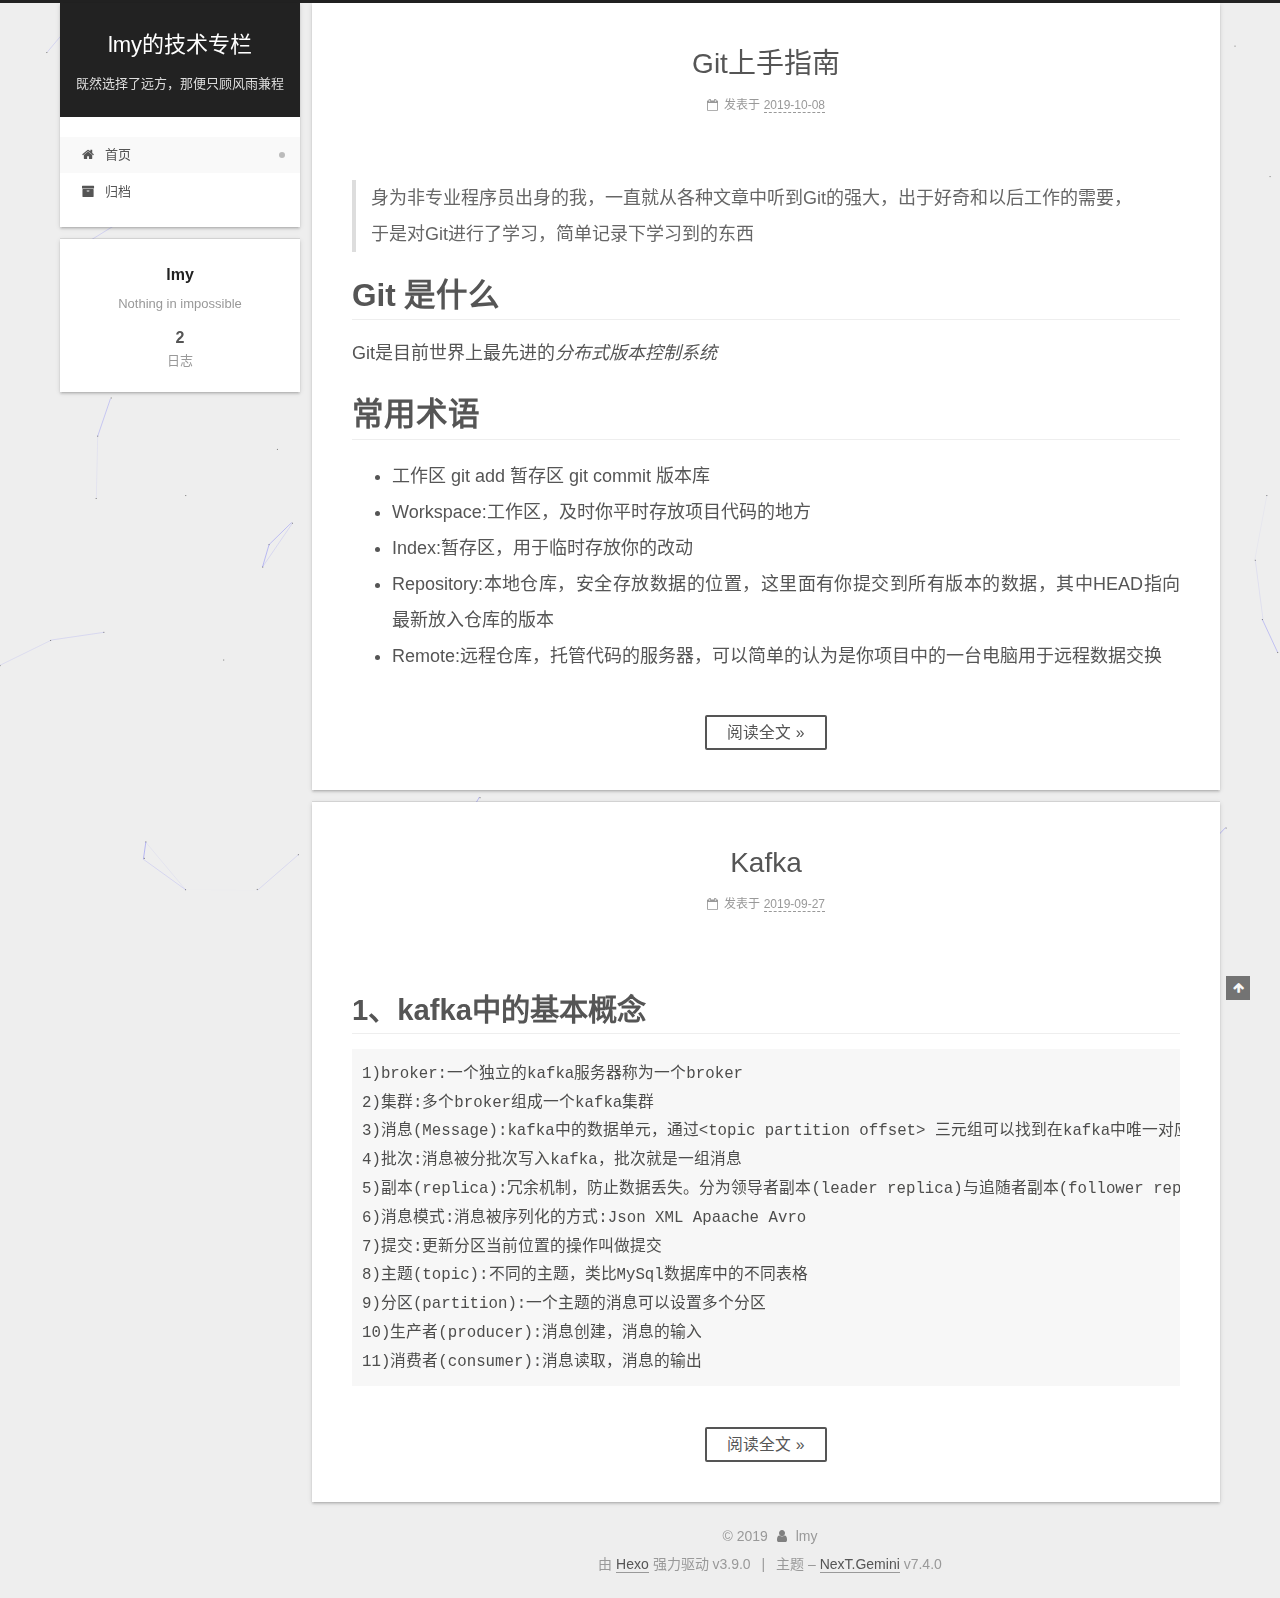
<file: index.html>
<!DOCTYPE html>





<html lang="zh-CN">
<head>
  <meta charset="UTF-8">
<meta name="viewport" content="width=device-width, initial-scale=1, maximum-scale=2">
<meta name="theme-color" content="#222">
<meta name="generator" content="Hexo 3.9.0">
  <link rel="apple-touch-icon" sizes="180x180" href="/images/apple-touch-icon-next.png?v=7.4.0">
  <link rel="icon" type="image/png" sizes="32x32" href="/images/favicon-32x32-next.png?v=7.4.0">
  <link rel="icon" type="image/png" sizes="16x16" href="/images/favicon-16x16-next.png?v=7.4.0">
  <link rel="mask-icon" href="/images/logo.svg?v=7.4.0" color="#222">

<link rel="stylesheet" href="/css/main.css?v=7.4.0">


<link rel="stylesheet" href="/lib/font-awesome/css/font-awesome.min.css?v=4.7.0">


<script id="hexo-configurations">
  var NexT = window.NexT || {};
  var CONFIG = {
    root: '/',
    scheme: 'Gemini',
    version: '7.4.0',
    exturl: false,
    sidebar: {"position":"left","display":"post","offset":12,"onmobile":false},
    copycode: {"enable":false,"show_result":false,"style":null},
    back2top: {"enable":true,"sidebar":false,"scrollpercent":false},
    bookmark: {"enable":false,"color":"#222","save":"auto"},
    fancybox: false,
    mediumzoom: false,
    lazyload: false,
    pangu: false,
    algolia: {
      appID: '',
      apiKey: '',
      indexName: '',
      hits: {"per_page":10},
      labels: {"input_placeholder":"Search for Posts","hits_empty":"We didn't find any results for the search: ${query}","hits_stats":"${hits} results found in ${time} ms"}
    },
    localsearch: {"enable":false,"trigger":"auto","top_n_per_article":1,"unescape":false,"preload":false},
    path: '',
    motion: {"enable":false,"async":false,"transition":{"post_block":"fadeIn","post_header":"slideDownIn","post_body":"slideDownIn","coll_header":"slideLeftIn","sidebar":"slideUpIn"}},
    translation: {
      copy_button: '复制',
      copy_success: '复制成功',
      copy_failure: '复制失败'
    },
    sidebarPadding: 40
  };
</script>

  <meta name="description" content="Nothing in impossible">
<meta name="keywords" content="big data">
<meta property="og:type" content="website">
<meta property="og:title" content="lmy的技术专栏">
<meta property="og:url" content="http://yoursite.com/index.html">
<meta property="og:site_name" content="lmy的技术专栏">
<meta property="og:description" content="Nothing in impossible">
<meta property="og:locale" content="zh-CN">
<meta name="twitter:card" content="summary">
<meta name="twitter:title" content="lmy的技术专栏">
<meta name="twitter:description" content="Nothing in impossible">
  <link rel="canonical" href="http://yoursite.com/">


<script id="page-configurations">
  // https://hexo.io/docs/variables.html
  CONFIG.page = {
    sidebar: "",
    isHome: true,
    isPost: false,
    isPage: false,
    isArchive: false
  };
</script>

  <title>lmy的技术专栏</title>
  








  <noscript>
  <style>
  .use-motion .brand,
  .use-motion .menu-item,
  .sidebar-inner,
  .use-motion .post-block,
  .use-motion .pagination,
  .use-motion .comments,
  .use-motion .post-header,
  .use-motion .post-body,
  .use-motion .collection-header { opacity: initial; }

  .use-motion .logo,
  .use-motion .site-title,
  .use-motion .site-subtitle {
    opacity: initial;
    top: initial;
  }

  .use-motion .logo-line-before i { left: initial; }
  .use-motion .logo-line-after i { right: initial; }
  </style>
</noscript>

</head>

<body itemscope itemtype="http://schema.org/WebPage" lang="zh-CN">
  <div class="container">
    <div class="headband"></div>

    <header id="header" class="header" itemscope itemtype="http://schema.org/WPHeader">
      <div class="header-inner"><div class="site-brand-container">
  <div class="site-meta">

    <div>
      <a href="/" class="brand" rel="start">
        <span class="logo-line-before"><i></i></span>
        <span class="site-title">lmy的技术专栏</span>
        <span class="logo-line-after"><i></i></span>
      </a>
    </div>
        <p class="site-subtitle">既然选择了远方，那便只顾风雨兼程</p>
      
  </div>

  <div class="site-nav-toggle">
    <button aria-label="切换导航栏">
      <span class="btn-bar"></span>
      <span class="btn-bar"></span>
      <span class="btn-bar"></span>
    </button>
  </div>
</div>


<nav class="site-nav">
  
  <ul id="menu" class="menu">
      
      
      
        
        <li class="menu-item menu-item-home">
      
    

    <a href="/" rel="section"><i class="menu-item-icon fa fa-fw fa-home"></i> <br>首页</a>

  </li>
      
      
      
        
        <li class="menu-item menu-item-archives">
      
    

    <a href="/archives/" rel="section"><i class="menu-item-icon fa fa-fw fa-archive"></i> <br>归档</a>

  </li>
  </ul>

</nav>
</div>
    </header>

    
  <div class="back-to-top">
    <i class="fa fa-arrow-up"></i>
    <span>0%</span>
  </div>


    <main id="main" class="main">
      <div class="main-inner">
        <div class="content-wrap">
            

          <div id="content" class="content">
            
  <div id="posts" class="posts-expand">
        <article itemscope itemtype="http://schema.org/Article">
  
  
  
  <div class="post-block home">
    <link itemprop="mainEntityOfPage" href="http://yoursite.com/2019/10/08/Git上手指南/">

    <span hidden itemprop="author" itemscope itemtype="http://schema.org/Person">
      <meta itemprop="name" content="lmy">
      <meta itemprop="description" content="Nothing in impossible">
      <meta itemprop="image" content="/images/avatar.gif">
    </span>

    <span hidden itemprop="publisher" itemscope itemtype="http://schema.org/Organization">
      <meta itemprop="name" content="lmy的技术专栏">
    </span>
      <header class="post-header">
        <h1 class="post-title" itemprop="name headline">
            
            <a href="/2019/10/08/Git上手指南/" class="post-title-link" itemprop="url">Git上手指南</a>
          
        </h1>

        <div class="post-meta">
            <span class="post-meta-item">
              <span class="post-meta-item-icon">
                <i class="fa fa-calendar-o"></i>
              </span>
              <span class="post-meta-item-text">发表于</span>

              
                
              

              <time title="创建时间：2019-10-08 15:20:27 / 修改时间：16:37:39" itemprop="dateCreated datePublished" datetime="2019-10-08T15:20:27+08:00">2019-10-08</time>
            </span>
          
            

            
          

          

        </div>
      </header>

    
    
    
    <div class="post-body" itemprop="articleBody">

      
          <blockquote>
<p>身为非专业程序员出身的我，一直就从各种文章中听到Git的强大，出于好奇和以后工作的需要，<br>于是对Git进行了学习，简单记录下学习到的东西</p>
</blockquote><h1 id="Git-是什么"><a href="#Git-是什么" class="headerlink" title="Git 是什么"></a>Git 是什么</h1><p>Git是目前世界上最先进的<em>分布式版本控制系统</em></p><h1 id="常用术语"><a href="#常用术语" class="headerlink" title="常用术语"></a>常用术语</h1><ul>
<li>工作区  git add  暂存区 git commit 版本库</li>
<li>Workspace:工作区，及时你平时存放项目代码的地方</li>
<li>Index:暂存区，用于临时存放你的改动</li>
<li>Repository:本地仓库，安全存放数据的位置，这里面有你提交到所有版本的数据，其中HEAD指向最新放入仓库的版本</li>
<li>Remote:远程仓库，托管代码的服务器，可以简单的认为是你项目中的一台电脑用于远程数据交换</li>
</ul>
          <!--noindex-->
          
            <div class="post-button text-center">
              <a class="btn" href="/2019/10/08/Git上手指南/#more" rel="contents">
                阅读全文 &raquo;
              </a>
            </div>
          
          <!--/noindex-->
        
      
    </div>

    
    
    
      <footer class="post-footer">
          <div class="post-eof"></div>
        
      </footer>
  </div>
  
  
  
  </article>

    
        <article itemscope itemtype="http://schema.org/Article">
  
  
  
  <div class="post-block home">
    <link itemprop="mainEntityOfPage" href="http://yoursite.com/2019/09/27/Kafka/">

    <span hidden itemprop="author" itemscope itemtype="http://schema.org/Person">
      <meta itemprop="name" content="lmy">
      <meta itemprop="description" content="Nothing in impossible">
      <meta itemprop="image" content="/images/avatar.gif">
    </span>

    <span hidden itemprop="publisher" itemscope itemtype="http://schema.org/Organization">
      <meta itemprop="name" content="lmy的技术专栏">
    </span>
      <header class="post-header">
        <h1 class="post-title" itemprop="name headline">
            
            <a href="/2019/09/27/Kafka/" class="post-title-link" itemprop="url">Kafka</a>
          
        </h1>

        <div class="post-meta">
            <span class="post-meta-item">
              <span class="post-meta-item-icon">
                <i class="fa fa-calendar-o"></i>
              </span>
              <span class="post-meta-item-text">发表于</span>

              
                
              

              <time title="创建时间：2019-09-27 10:31:20 / 修改时间：17:03:20" itemprop="dateCreated datePublished" datetime="2019-09-27T10:31:20+08:00">2019-09-27</time>
            </span>
          
            

            
          

          

        </div>
      </header>

    
    
    
    <div class="post-body" itemprop="articleBody">

      
          <h2 id="1、kafka中的基本概念"><a href="#1、kafka中的基本概念" class="headerlink" title="1、kafka中的基本概念"></a>1、kafka中的基本概念</h2><pre><code>1)broker:一个独立的kafka服务器称为一个broker
2)集群:多个broker组成一个kafka集群
3)消息(Message):kafka中的数据单元，通过&lt;topic partition offset&gt; 三元组可以找到在kafka中唯一对应的一条消息
4)批次:消息被分批次写入kafka，批次就是一组消息
5)副本(replica):冗余机制，防止数据丢失。分为领导者副本(leader replica)与追随者副本(follower replica)
6)消息模式:消息被序列化的方式:Json XML Apaache Avro
7)提交:更新分区当前位置的操作叫做提交
8)主题(topic):不同的主题，类比MySql数据库中的不同表格
9)分区(partition):一个主题的消息可以设置多个分区
10)生产者(producer):消息创建，消息的输入
11)消费者(consumer):消息读取，消息的输出</code></pre>
          <!--noindex-->
          
            <div class="post-button text-center">
              <a class="btn" href="/2019/09/27/Kafka/#more" rel="contents">
                阅读全文 &raquo;
              </a>
            </div>
          
          <!--/noindex-->
        
      
    </div>

    
    
    
      <footer class="post-footer">
          <div class="post-eof"></div>
        
      </footer>
  </div>
  
  
  
  </article>

    
  </div>

  


          </div>
          

        </div>
          
  
  <div class="sidebar-toggle">
    <div class="sidebar-toggle-line-wrap">
      <span class="sidebar-toggle-line sidebar-toggle-line-first"></span>
      <span class="sidebar-toggle-line sidebar-toggle-line-middle"></span>
      <span class="sidebar-toggle-line sidebar-toggle-line-last"></span>
    </div>
  </div>

  <aside class="sidebar">
    <div class="sidebar-inner">

      <ul class="sidebar-nav motion-element">
        <li class="sidebar-nav-toc">
          文章目录
        </li>
        <li class="sidebar-nav-overview">
          站点概览
        </li>
      </ul>

      <!--noindex-->
      <div class="post-toc-wrap sidebar-panel">
      </div>
      <!--/noindex-->

      <div class="site-overview-wrap sidebar-panel">
        <div class="site-author motion-element" itemprop="author" itemscope itemtype="http://schema.org/Person">
  <p class="site-author-name" itemprop="name">lmy</p>
  <div class="site-description" itemprop="description">Nothing in impossible</div>
</div>
  <nav class="site-state motion-element">
      <div class="site-state-item site-state-posts">
        
          <a href="/archives/">
        
          <span class="site-state-item-count">2</span>
          <span class="site-state-item-name">日志</span>
        </a>
      </div>
    
  </nav>



      </div>

    </div>
  </aside>
  <div id="sidebar-dimmer"></div>


      </div>
    </main>

    <footer id="footer" class="footer">
      <div class="footer-inner">
        <div class="copyright">&copy; <span itemprop="copyrightYear">2019</span>
  <span class="with-love" id="animate">
    <i class="fa fa-user"></i>
  </span>
  <span class="author" itemprop="copyrightHolder">lmy</span>
</div>
  <div class="powered-by">由 <a href="https://hexo.io" class="theme-link" rel="noopener" target="_blank">Hexo</a> 强力驱动 v3.9.0</div>
  <span class="post-meta-divider">|</span>
  <div class="theme-info">主题 – <a href="https://theme-next.org" class="theme-link" rel="noopener" target="_blank">NexT.Gemini</a> v7.4.0</div>

        












        
      </div>
    </footer>
  </div>

  


    
  
  <script color='0,0,255' opacity='0.5' zIndex='-1' count='99' src="/lib/canvas-nest/canvas-nest.min.js"></script>
  <script src="/lib/anime.min.js?v=3.1.0"></script>
<script src="/js/utils.js?v=7.4.0"></script>
<script src="/js/schemes/pisces.js?v=7.4.0"></script>

<script src="/js/next-boot.js?v=7.4.0"></script>



  





















  

  

  

</body>
</html>
<!-- 页面点击小红心 -->
<script type="text/javascript" src="/js/clicklove.js"></script>
</file>
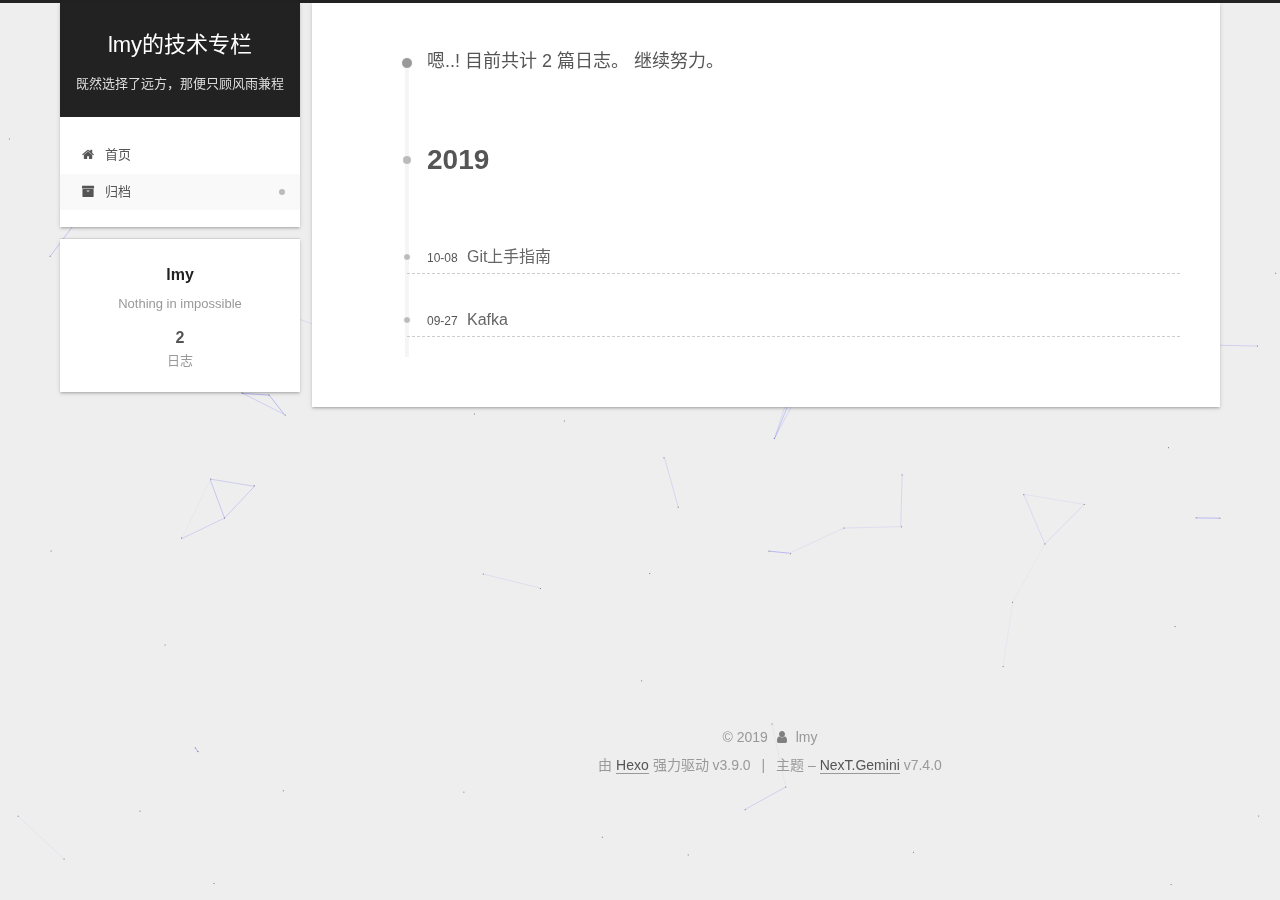
<file: archives/index.html>
<!DOCTYPE html>





<html lang="zh-CN">
<head>
  <meta charset="UTF-8">
<meta name="viewport" content="width=device-width, initial-scale=1, maximum-scale=2">
<meta name="theme-color" content="#222">
<meta name="generator" content="Hexo 3.9.0">
  <link rel="apple-touch-icon" sizes="180x180" href="/images/apple-touch-icon-next.png?v=7.4.0">
  <link rel="icon" type="image/png" sizes="32x32" href="/images/favicon-32x32-next.png?v=7.4.0">
  <link rel="icon" type="image/png" sizes="16x16" href="/images/favicon-16x16-next.png?v=7.4.0">
  <link rel="mask-icon" href="/images/logo.svg?v=7.4.0" color="#222">

<link rel="stylesheet" href="/css/main.css?v=7.4.0">


<link rel="stylesheet" href="/lib/font-awesome/css/font-awesome.min.css?v=4.7.0">


<script id="hexo-configurations">
  var NexT = window.NexT || {};
  var CONFIG = {
    root: '/',
    scheme: 'Gemini',
    version: '7.4.0',
    exturl: false,
    sidebar: {"position":"left","display":"post","offset":12,"onmobile":false},
    copycode: {"enable":false,"show_result":false,"style":null},
    back2top: {"enable":true,"sidebar":false,"scrollpercent":false},
    bookmark: {"enable":false,"color":"#222","save":"auto"},
    fancybox: false,
    mediumzoom: false,
    lazyload: false,
    pangu: false,
    algolia: {
      appID: '',
      apiKey: '',
      indexName: '',
      hits: {"per_page":10},
      labels: {"input_placeholder":"Search for Posts","hits_empty":"We didn't find any results for the search: ${query}","hits_stats":"${hits} results found in ${time} ms"}
    },
    localsearch: {"enable":false,"trigger":"auto","top_n_per_article":1,"unescape":false,"preload":false},
    path: '',
    motion: {"enable":false,"async":false,"transition":{"post_block":"fadeIn","post_header":"slideDownIn","post_body":"slideDownIn","coll_header":"slideLeftIn","sidebar":"slideUpIn"}},
    translation: {
      copy_button: '复制',
      copy_success: '复制成功',
      copy_failure: '复制失败'
    },
    sidebarPadding: 40
  };
</script>

  <meta name="description" content="Nothing in impossible">
<meta name="keywords" content="big data">
<meta property="og:type" content="website">
<meta property="og:title" content="lmy的技术专栏">
<meta property="og:url" content="http://yoursite.com/archives/index.html">
<meta property="og:site_name" content="lmy的技术专栏">
<meta property="og:description" content="Nothing in impossible">
<meta property="og:locale" content="zh-CN">
<meta name="twitter:card" content="summary">
<meta name="twitter:title" content="lmy的技术专栏">
<meta name="twitter:description" content="Nothing in impossible">
  <link rel="canonical" href="http://yoursite.com/archives/">


<script id="page-configurations">
  // https://hexo.io/docs/variables.html
  CONFIG.page = {
    sidebar: "",
    isHome: false,
    isPost: false,
    isPage: false,
    isArchive: true
  };
</script>

  <title>归档 | lmy的技术专栏</title>
  








  <noscript>
  <style>
  .use-motion .brand,
  .use-motion .menu-item,
  .sidebar-inner,
  .use-motion .post-block,
  .use-motion .pagination,
  .use-motion .comments,
  .use-motion .post-header,
  .use-motion .post-body,
  .use-motion .collection-header { opacity: initial; }

  .use-motion .logo,
  .use-motion .site-title,
  .use-motion .site-subtitle {
    opacity: initial;
    top: initial;
  }

  .use-motion .logo-line-before i { left: initial; }
  .use-motion .logo-line-after i { right: initial; }
  </style>
</noscript>

</head>

<body itemscope itemtype="http://schema.org/WebPage" lang="zh-CN">
  <div class="container">
    <div class="headband"></div>

    <header id="header" class="header" itemscope itemtype="http://schema.org/WPHeader">
      <div class="header-inner"><div class="site-brand-container">
  <div class="site-meta">

    <div>
      <a href="/" class="brand" rel="start">
        <span class="logo-line-before"><i></i></span>
        <span class="site-title">lmy的技术专栏</span>
        <span class="logo-line-after"><i></i></span>
      </a>
    </div>
        <p class="site-subtitle">既然选择了远方，那便只顾风雨兼程</p>
      
  </div>

  <div class="site-nav-toggle">
    <button aria-label="切换导航栏">
      <span class="btn-bar"></span>
      <span class="btn-bar"></span>
      <span class="btn-bar"></span>
    </button>
  </div>
</div>


<nav class="site-nav">
  
  <ul id="menu" class="menu">
      
      
      
        
        <li class="menu-item menu-item-home">
      
    

    <a href="/" rel="section"><i class="menu-item-icon fa fa-fw fa-home"></i> <br>首页</a>

  </li>
      
      
      
        
        <li class="menu-item menu-item-archives">
      
    

    <a href="/archives/" rel="section"><i class="menu-item-icon fa fa-fw fa-archive"></i> <br>归档</a>

  </li>
  </ul>

</nav>
</div>
    </header>

    
  <div class="back-to-top">
    <i class="fa fa-arrow-up"></i>
    <span>0%</span>
  </div>


    <main id="main" class="main">
      <div class="main-inner">
        <div class="content-wrap">
            

  
    
    
  
    
    
  
  

          <div id="content" class="content">
            

  
  
  
  <div class="post-block archive">
    <div id="posts" class="posts-collapse">
      <div class="collection-title">
        
        
        
          
        
        <span class="collection-header">嗯..! 目前共计 2 篇日志。 继续努力。</span>
      </div>
      

      

  
  

  
    
    <div class="collection-year">
      <h1 class="collection-header">2019</h1>
    </div>
  

  <article itemscope itemtype="http://schema.org/Article">
    <header class="post-header">

      <h2 class="post-title">
        
          <a class="post-title-link" href="/2019/10/08/Git上手指南/" itemprop="url">
            <span itemprop="name">Git上手指南</span>
          </a>
        
      </h2>

      <div class="post-meta">
        <time class="post-time" itemprop="dateCreated"
              datetime="2019-10-08T15:20:27+08:00"
              content="2019-10-08">
          10-08
        </time>
      </div>

    </header>
  </article>



  
  

  

  <article itemscope itemtype="http://schema.org/Article">
    <header class="post-header">

      <h2 class="post-title">
        
          <a class="post-title-link" href="/2019/09/27/Kafka/" itemprop="url">
            <span itemprop="name">Kafka</span>
          </a>
        
      </h2>

      <div class="post-meta">
        <time class="post-time" itemprop="dateCreated"
              datetime="2019-09-27T10:31:20+08:00"
              content="2019-09-27">
          09-27
        </time>
      </div>

    </header>
  </article>




    </div>
  </div>
  
  
  

  



          </div>
          

        </div>
          
  
  <div class="sidebar-toggle">
    <div class="sidebar-toggle-line-wrap">
      <span class="sidebar-toggle-line sidebar-toggle-line-first"></span>
      <span class="sidebar-toggle-line sidebar-toggle-line-middle"></span>
      <span class="sidebar-toggle-line sidebar-toggle-line-last"></span>
    </div>
  </div>

  <aside class="sidebar">
    <div class="sidebar-inner">

      <ul class="sidebar-nav motion-element">
        <li class="sidebar-nav-toc">
          文章目录
        </li>
        <li class="sidebar-nav-overview">
          站点概览
        </li>
      </ul>

      <!--noindex-->
      <div class="post-toc-wrap sidebar-panel">
      </div>
      <!--/noindex-->

      <div class="site-overview-wrap sidebar-panel">
        <div class="site-author motion-element" itemprop="author" itemscope itemtype="http://schema.org/Person">
  <p class="site-author-name" itemprop="name">lmy</p>
  <div class="site-description" itemprop="description">Nothing in impossible</div>
</div>
  <nav class="site-state motion-element">
      <div class="site-state-item site-state-posts">
        
          <a href="/archives/">
        
          <span class="site-state-item-count">2</span>
          <span class="site-state-item-name">日志</span>
        </a>
      </div>
    
  </nav>



      </div>

    </div>
  </aside>
  <div id="sidebar-dimmer"></div>


      </div>
    </main>

    <footer id="footer" class="footer">
      <div class="footer-inner">
        <div class="copyright">&copy; <span itemprop="copyrightYear">2019</span>
  <span class="with-love" id="animate">
    <i class="fa fa-user"></i>
  </span>
  <span class="author" itemprop="copyrightHolder">lmy</span>
</div>
  <div class="powered-by">由 <a href="https://hexo.io" class="theme-link" rel="noopener" target="_blank">Hexo</a> 强力驱动 v3.9.0</div>
  <span class="post-meta-divider">|</span>
  <div class="theme-info">主题 – <a href="https://theme-next.org" class="theme-link" rel="noopener" target="_blank">NexT.Gemini</a> v7.4.0</div>

        












        
      </div>
    </footer>
  </div>

  


    
  
  <script color='0,0,255' opacity='0.5' zIndex='-1' count='99' src="/lib/canvas-nest/canvas-nest.min.js"></script>
  <script src="/lib/anime.min.js?v=3.1.0"></script>
<script src="/js/utils.js?v=7.4.0"></script>
<script src="/js/schemes/pisces.js?v=7.4.0"></script>

<script src="/js/next-boot.js?v=7.4.0"></script>



  





















  

  

  

</body>
</html>
<!-- 页面点击小红心 -->
<script type="text/javascript" src="/js/clicklove.js"></script>
</file>
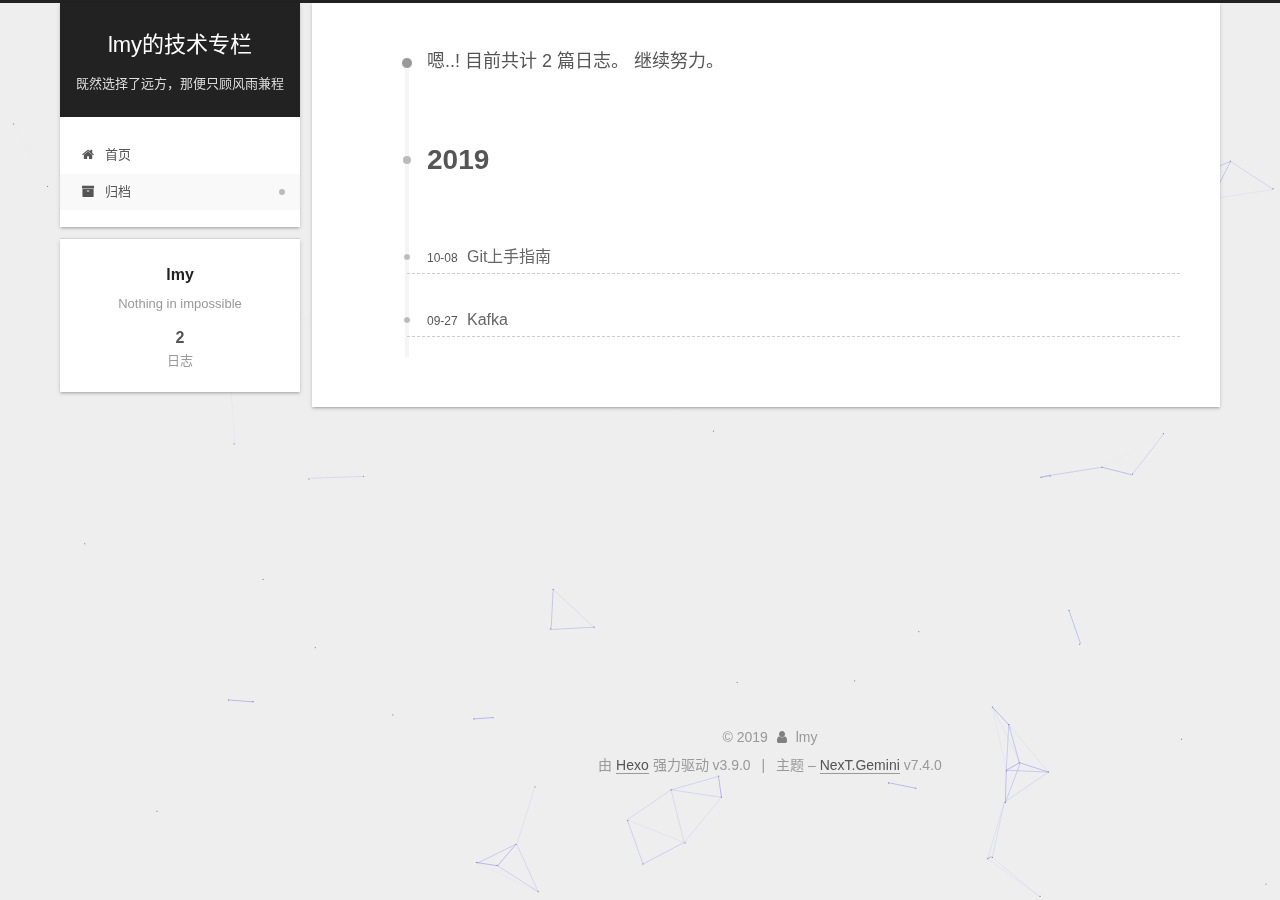
<file: archives/2019/index.html>
<!DOCTYPE html>





<html lang="zh-CN">
<head>
  <meta charset="UTF-8">
<meta name="viewport" content="width=device-width, initial-scale=1, maximum-scale=2">
<meta name="theme-color" content="#222">
<meta name="generator" content="Hexo 3.9.0">
  <link rel="apple-touch-icon" sizes="180x180" href="/images/apple-touch-icon-next.png?v=7.4.0">
  <link rel="icon" type="image/png" sizes="32x32" href="/images/favicon-32x32-next.png?v=7.4.0">
  <link rel="icon" type="image/png" sizes="16x16" href="/images/favicon-16x16-next.png?v=7.4.0">
  <link rel="mask-icon" href="/images/logo.svg?v=7.4.0" color="#222">

<link rel="stylesheet" href="/css/main.css?v=7.4.0">


<link rel="stylesheet" href="/lib/font-awesome/css/font-awesome.min.css?v=4.7.0">


<script id="hexo-configurations">
  var NexT = window.NexT || {};
  var CONFIG = {
    root: '/',
    scheme: 'Gemini',
    version: '7.4.0',
    exturl: false,
    sidebar: {"position":"left","display":"post","offset":12,"onmobile":false},
    copycode: {"enable":false,"show_result":false,"style":null},
    back2top: {"enable":true,"sidebar":false,"scrollpercent":false},
    bookmark: {"enable":false,"color":"#222","save":"auto"},
    fancybox: false,
    mediumzoom: false,
    lazyload: false,
    pangu: false,
    algolia: {
      appID: '',
      apiKey: '',
      indexName: '',
      hits: {"per_page":10},
      labels: {"input_placeholder":"Search for Posts","hits_empty":"We didn't find any results for the search: ${query}","hits_stats":"${hits} results found in ${time} ms"}
    },
    localsearch: {"enable":false,"trigger":"auto","top_n_per_article":1,"unescape":false,"preload":false},
    path: '',
    motion: {"enable":false,"async":false,"transition":{"post_block":"fadeIn","post_header":"slideDownIn","post_body":"slideDownIn","coll_header":"slideLeftIn","sidebar":"slideUpIn"}},
    translation: {
      copy_button: '复制',
      copy_success: '复制成功',
      copy_failure: '复制失败'
    },
    sidebarPadding: 40
  };
</script>

  <meta name="description" content="Nothing in impossible">
<meta name="keywords" content="big data">
<meta property="og:type" content="website">
<meta property="og:title" content="lmy的技术专栏">
<meta property="og:url" content="http://yoursite.com/archives/2019/index.html">
<meta property="og:site_name" content="lmy的技术专栏">
<meta property="og:description" content="Nothing in impossible">
<meta property="og:locale" content="zh-CN">
<meta name="twitter:card" content="summary">
<meta name="twitter:title" content="lmy的技术专栏">
<meta name="twitter:description" content="Nothing in impossible">
  <link rel="canonical" href="http://yoursite.com/archives/2019/">


<script id="page-configurations">
  // https://hexo.io/docs/variables.html
  CONFIG.page = {
    sidebar: "",
    isHome: false,
    isPost: false,
    isPage: false,
    isArchive: true
  };
</script>

  <title>归档 | lmy的技术专栏</title>
  








  <noscript>
  <style>
  .use-motion .brand,
  .use-motion .menu-item,
  .sidebar-inner,
  .use-motion .post-block,
  .use-motion .pagination,
  .use-motion .comments,
  .use-motion .post-header,
  .use-motion .post-body,
  .use-motion .collection-header { opacity: initial; }

  .use-motion .logo,
  .use-motion .site-title,
  .use-motion .site-subtitle {
    opacity: initial;
    top: initial;
  }

  .use-motion .logo-line-before i { left: initial; }
  .use-motion .logo-line-after i { right: initial; }
  </style>
</noscript>

</head>

<body itemscope itemtype="http://schema.org/WebPage" lang="zh-CN">
  <div class="container">
    <div class="headband"></div>

    <header id="header" class="header" itemscope itemtype="http://schema.org/WPHeader">
      <div class="header-inner"><div class="site-brand-container">
  <div class="site-meta">

    <div>
      <a href="/" class="brand" rel="start">
        <span class="logo-line-before"><i></i></span>
        <span class="site-title">lmy的技术专栏</span>
        <span class="logo-line-after"><i></i></span>
      </a>
    </div>
        <p class="site-subtitle">既然选择了远方，那便只顾风雨兼程</p>
      
  </div>

  <div class="site-nav-toggle">
    <button aria-label="切换导航栏">
      <span class="btn-bar"></span>
      <span class="btn-bar"></span>
      <span class="btn-bar"></span>
    </button>
  </div>
</div>


<nav class="site-nav">
  
  <ul id="menu" class="menu">
      
      
      
        
        <li class="menu-item menu-item-home">
      
    

    <a href="/" rel="section"><i class="menu-item-icon fa fa-fw fa-home"></i> <br>首页</a>

  </li>
      
      
      
        
        <li class="menu-item menu-item-archives">
      
    

    <a href="/archives/" rel="section"><i class="menu-item-icon fa fa-fw fa-archive"></i> <br>归档</a>

  </li>
  </ul>

</nav>
</div>
    </header>

    
  <div class="back-to-top">
    <i class="fa fa-arrow-up"></i>
    <span>0%</span>
  </div>


    <main id="main" class="main">
      <div class="main-inner">
        <div class="content-wrap">
            

  
    
    
  
    
    
  
  

          <div id="content" class="content">
            

  
  
  
  <div class="post-block archive">
    <div id="posts" class="posts-collapse">
      <div class="collection-title">
        
        
        
          
        
        <span class="collection-header">嗯..! 目前共计 2 篇日志。 继续努力。</span>
      </div>
      

      

  
  

  
    
    <div class="collection-year">
      <h1 class="collection-header">2019</h1>
    </div>
  

  <article itemscope itemtype="http://schema.org/Article">
    <header class="post-header">

      <h2 class="post-title">
        
          <a class="post-title-link" href="/2019/10/08/Git上手指南/" itemprop="url">
            <span itemprop="name">Git上手指南</span>
          </a>
        
      </h2>

      <div class="post-meta">
        <time class="post-time" itemprop="dateCreated"
              datetime="2019-10-08T15:20:27+08:00"
              content="2019-10-08">
          10-08
        </time>
      </div>

    </header>
  </article>



  
  

  

  <article itemscope itemtype="http://schema.org/Article">
    <header class="post-header">

      <h2 class="post-title">
        
          <a class="post-title-link" href="/2019/09/27/Kafka/" itemprop="url">
            <span itemprop="name">Kafka</span>
          </a>
        
      </h2>

      <div class="post-meta">
        <time class="post-time" itemprop="dateCreated"
              datetime="2019-09-27T10:31:20+08:00"
              content="2019-09-27">
          09-27
        </time>
      </div>

    </header>
  </article>




    </div>
  </div>
  
  
  

  



          </div>
          

        </div>
          
  
  <div class="sidebar-toggle">
    <div class="sidebar-toggle-line-wrap">
      <span class="sidebar-toggle-line sidebar-toggle-line-first"></span>
      <span class="sidebar-toggle-line sidebar-toggle-line-middle"></span>
      <span class="sidebar-toggle-line sidebar-toggle-line-last"></span>
    </div>
  </div>

  <aside class="sidebar">
    <div class="sidebar-inner">

      <ul class="sidebar-nav motion-element">
        <li class="sidebar-nav-toc">
          文章目录
        </li>
        <li class="sidebar-nav-overview">
          站点概览
        </li>
      </ul>

      <!--noindex-->
      <div class="post-toc-wrap sidebar-panel">
      </div>
      <!--/noindex-->

      <div class="site-overview-wrap sidebar-panel">
        <div class="site-author motion-element" itemprop="author" itemscope itemtype="http://schema.org/Person">
  <p class="site-author-name" itemprop="name">lmy</p>
  <div class="site-description" itemprop="description">Nothing in impossible</div>
</div>
  <nav class="site-state motion-element">
      <div class="site-state-item site-state-posts">
        
          <a href="/archives/">
        
          <span class="site-state-item-count">2</span>
          <span class="site-state-item-name">日志</span>
        </a>
      </div>
    
  </nav>



      </div>

    </div>
  </aside>
  <div id="sidebar-dimmer"></div>


      </div>
    </main>

    <footer id="footer" class="footer">
      <div class="footer-inner">
        <div class="copyright">&copy; <span itemprop="copyrightYear">2019</span>
  <span class="with-love" id="animate">
    <i class="fa fa-user"></i>
  </span>
  <span class="author" itemprop="copyrightHolder">lmy</span>
</div>
  <div class="powered-by">由 <a href="https://hexo.io" class="theme-link" rel="noopener" target="_blank">Hexo</a> 强力驱动 v3.9.0</div>
  <span class="post-meta-divider">|</span>
  <div class="theme-info">主题 – <a href="https://theme-next.org" class="theme-link" rel="noopener" target="_blank">NexT.Gemini</a> v7.4.0</div>

        












        
      </div>
    </footer>
  </div>

  


    
  
  <script color='0,0,255' opacity='0.5' zIndex='-1' count='99' src="/lib/canvas-nest/canvas-nest.min.js"></script>
  <script src="/lib/anime.min.js?v=3.1.0"></script>
<script src="/js/utils.js?v=7.4.0"></script>
<script src="/js/schemes/pisces.js?v=7.4.0"></script>

<script src="/js/next-boot.js?v=7.4.0"></script>



  





















  

  

  

</body>
</html>
<!-- 页面点击小红心 -->
<script type="text/javascript" src="/js/clicklove.js"></script>
</file>
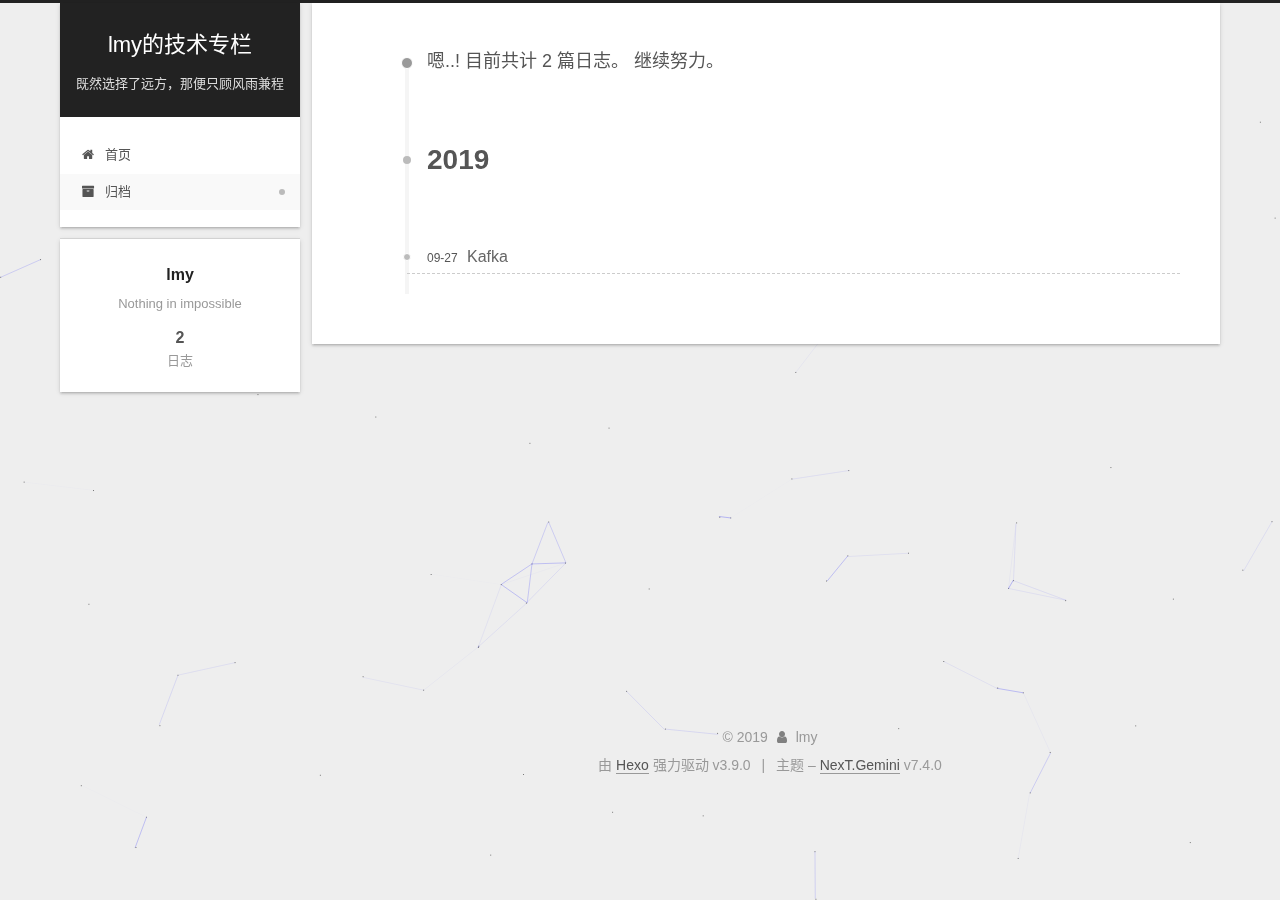
<file: archives/2019/09/index.html>
<!DOCTYPE html>





<html lang="zh-CN">
<head>
  <meta charset="UTF-8">
<meta name="viewport" content="width=device-width, initial-scale=1, maximum-scale=2">
<meta name="theme-color" content="#222">
<meta name="generator" content="Hexo 3.9.0">
  <link rel="apple-touch-icon" sizes="180x180" href="/images/apple-touch-icon-next.png?v=7.4.0">
  <link rel="icon" type="image/png" sizes="32x32" href="/images/favicon-32x32-next.png?v=7.4.0">
  <link rel="icon" type="image/png" sizes="16x16" href="/images/favicon-16x16-next.png?v=7.4.0">
  <link rel="mask-icon" href="/images/logo.svg?v=7.4.0" color="#222">

<link rel="stylesheet" href="/css/main.css?v=7.4.0">


<link rel="stylesheet" href="/lib/font-awesome/css/font-awesome.min.css?v=4.7.0">


<script id="hexo-configurations">
  var NexT = window.NexT || {};
  var CONFIG = {
    root: '/',
    scheme: 'Gemini',
    version: '7.4.0',
    exturl: false,
    sidebar: {"position":"left","display":"post","offset":12,"onmobile":false},
    copycode: {"enable":false,"show_result":false,"style":null},
    back2top: {"enable":true,"sidebar":false,"scrollpercent":false},
    bookmark: {"enable":false,"color":"#222","save":"auto"},
    fancybox: false,
    mediumzoom: false,
    lazyload: false,
    pangu: false,
    algolia: {
      appID: '',
      apiKey: '',
      indexName: '',
      hits: {"per_page":10},
      labels: {"input_placeholder":"Search for Posts","hits_empty":"We didn't find any results for the search: ${query}","hits_stats":"${hits} results found in ${time} ms"}
    },
    localsearch: {"enable":false,"trigger":"auto","top_n_per_article":1,"unescape":false,"preload":false},
    path: '',
    motion: {"enable":false,"async":false,"transition":{"post_block":"fadeIn","post_header":"slideDownIn","post_body":"slideDownIn","coll_header":"slideLeftIn","sidebar":"slideUpIn"}},
    translation: {
      copy_button: '复制',
      copy_success: '复制成功',
      copy_failure: '复制失败'
    },
    sidebarPadding: 40
  };
</script>

  <meta name="description" content="Nothing in impossible">
<meta name="keywords" content="big data">
<meta property="og:type" content="website">
<meta property="og:title" content="lmy的技术专栏">
<meta property="og:url" content="http://yoursite.com/archives/2019/09/index.html">
<meta property="og:site_name" content="lmy的技术专栏">
<meta property="og:description" content="Nothing in impossible">
<meta property="og:locale" content="zh-CN">
<meta name="twitter:card" content="summary">
<meta name="twitter:title" content="lmy的技术专栏">
<meta name="twitter:description" content="Nothing in impossible">
  <link rel="canonical" href="http://yoursite.com/archives/2019/09/">


<script id="page-configurations">
  // https://hexo.io/docs/variables.html
  CONFIG.page = {
    sidebar: "",
    isHome: false,
    isPost: false,
    isPage: false,
    isArchive: true
  };
</script>

  <title>归档 | lmy的技术专栏</title>
  








  <noscript>
  <style>
  .use-motion .brand,
  .use-motion .menu-item,
  .sidebar-inner,
  .use-motion .post-block,
  .use-motion .pagination,
  .use-motion .comments,
  .use-motion .post-header,
  .use-motion .post-body,
  .use-motion .collection-header { opacity: initial; }

  .use-motion .logo,
  .use-motion .site-title,
  .use-motion .site-subtitle {
    opacity: initial;
    top: initial;
  }

  .use-motion .logo-line-before i { left: initial; }
  .use-motion .logo-line-after i { right: initial; }
  </style>
</noscript>

</head>

<body itemscope itemtype="http://schema.org/WebPage" lang="zh-CN">
  <div class="container">
    <div class="headband"></div>

    <header id="header" class="header" itemscope itemtype="http://schema.org/WPHeader">
      <div class="header-inner"><div class="site-brand-container">
  <div class="site-meta">

    <div>
      <a href="/" class="brand" rel="start">
        <span class="logo-line-before"><i></i></span>
        <span class="site-title">lmy的技术专栏</span>
        <span class="logo-line-after"><i></i></span>
      </a>
    </div>
        <p class="site-subtitle">既然选择了远方，那便只顾风雨兼程</p>
      
  </div>

  <div class="site-nav-toggle">
    <button aria-label="切换导航栏">
      <span class="btn-bar"></span>
      <span class="btn-bar"></span>
      <span class="btn-bar"></span>
    </button>
  </div>
</div>


<nav class="site-nav">
  
  <ul id="menu" class="menu">
      
      
      
        
        <li class="menu-item menu-item-home">
      
    

    <a href="/" rel="section"><i class="menu-item-icon fa fa-fw fa-home"></i> <br>首页</a>

  </li>
      
      
      
        
        <li class="menu-item menu-item-archives">
      
    

    <a href="/archives/" rel="section"><i class="menu-item-icon fa fa-fw fa-archive"></i> <br>归档</a>

  </li>
  </ul>

</nav>
</div>
    </header>

    
  <div class="back-to-top">
    <i class="fa fa-arrow-up"></i>
    <span>0%</span>
  </div>


    <main id="main" class="main">
      <div class="main-inner">
        <div class="content-wrap">
            

  
    
    
  
    
    
  
  

          <div id="content" class="content">
            

  
  
  
  <div class="post-block archive">
    <div id="posts" class="posts-collapse">
      <div class="collection-title">
        
        
        
          
        
        <span class="collection-header">嗯..! 目前共计 2 篇日志。 继续努力。</span>
      </div>
      

      

  
  

  
    
    <div class="collection-year">
      <h1 class="collection-header">2019</h1>
    </div>
  

  <article itemscope itemtype="http://schema.org/Article">
    <header class="post-header">

      <h2 class="post-title">
        
          <a class="post-title-link" href="/2019/09/27/Kafka/" itemprop="url">
            <span itemprop="name">Kafka</span>
          </a>
        
      </h2>

      <div class="post-meta">
        <time class="post-time" itemprop="dateCreated"
              datetime="2019-09-27T10:31:20+08:00"
              content="2019-09-27">
          09-27
        </time>
      </div>

    </header>
  </article>




    </div>
  </div>
  
  
  

  



          </div>
          

        </div>
          
  
  <div class="sidebar-toggle">
    <div class="sidebar-toggle-line-wrap">
      <span class="sidebar-toggle-line sidebar-toggle-line-first"></span>
      <span class="sidebar-toggle-line sidebar-toggle-line-middle"></span>
      <span class="sidebar-toggle-line sidebar-toggle-line-last"></span>
    </div>
  </div>

  <aside class="sidebar">
    <div class="sidebar-inner">

      <ul class="sidebar-nav motion-element">
        <li class="sidebar-nav-toc">
          文章目录
        </li>
        <li class="sidebar-nav-overview">
          站点概览
        </li>
      </ul>

      <!--noindex-->
      <div class="post-toc-wrap sidebar-panel">
      </div>
      <!--/noindex-->

      <div class="site-overview-wrap sidebar-panel">
        <div class="site-author motion-element" itemprop="author" itemscope itemtype="http://schema.org/Person">
  <p class="site-author-name" itemprop="name">lmy</p>
  <div class="site-description" itemprop="description">Nothing in impossible</div>
</div>
  <nav class="site-state motion-element">
      <div class="site-state-item site-state-posts">
        
          <a href="/archives/">
        
          <span class="site-state-item-count">2</span>
          <span class="site-state-item-name">日志</span>
        </a>
      </div>
    
  </nav>



      </div>

    </div>
  </aside>
  <div id="sidebar-dimmer"></div>


      </div>
    </main>

    <footer id="footer" class="footer">
      <div class="footer-inner">
        <div class="copyright">&copy; <span itemprop="copyrightYear">2019</span>
  <span class="with-love" id="animate">
    <i class="fa fa-user"></i>
  </span>
  <span class="author" itemprop="copyrightHolder">lmy</span>
</div>
  <div class="powered-by">由 <a href="https://hexo.io" class="theme-link" rel="noopener" target="_blank">Hexo</a> 强力驱动 v3.9.0</div>
  <span class="post-meta-divider">|</span>
  <div class="theme-info">主题 – <a href="https://theme-next.org" class="theme-link" rel="noopener" target="_blank">NexT.Gemini</a> v7.4.0</div>

        












        
      </div>
    </footer>
  </div>

  


    
  
  <script color='0,0,255' opacity='0.5' zIndex='-1' count='99' src="/lib/canvas-nest/canvas-nest.min.js"></script>
  <script src="/lib/anime.min.js?v=3.1.0"></script>
<script src="/js/utils.js?v=7.4.0"></script>
<script src="/js/schemes/pisces.js?v=7.4.0"></script>

<script src="/js/next-boot.js?v=7.4.0"></script>



  





















  

  

  

</body>
</html>
<!-- 页面点击小红心 -->
<script type="text/javascript" src="/js/clicklove.js"></script>
</file>
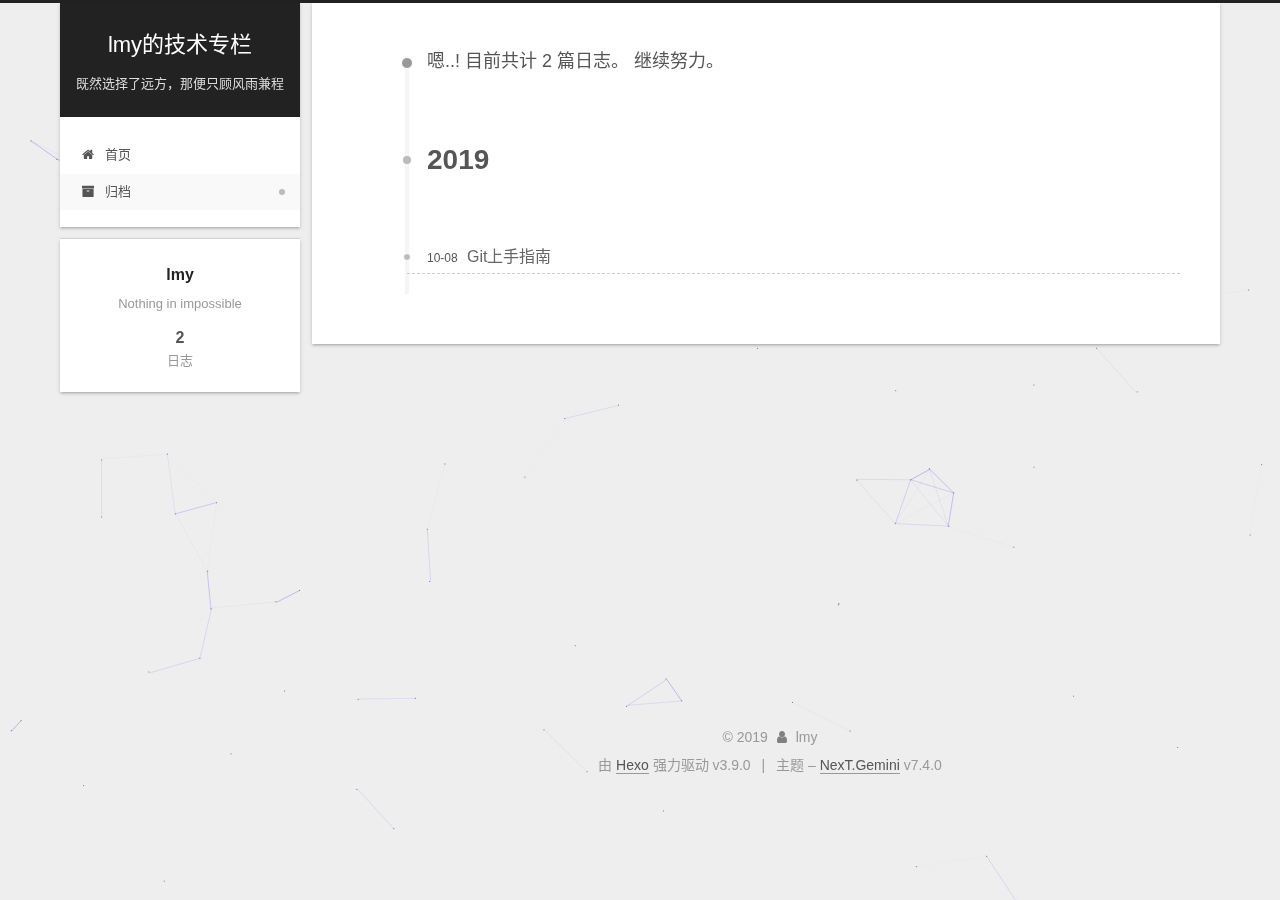
<file: archives/2019/10/index.html>
<!DOCTYPE html>





<html lang="zh-CN">
<head>
  <meta charset="UTF-8">
<meta name="viewport" content="width=device-width, initial-scale=1, maximum-scale=2">
<meta name="theme-color" content="#222">
<meta name="generator" content="Hexo 3.9.0">
  <link rel="apple-touch-icon" sizes="180x180" href="/images/apple-touch-icon-next.png?v=7.4.0">
  <link rel="icon" type="image/png" sizes="32x32" href="/images/favicon-32x32-next.png?v=7.4.0">
  <link rel="icon" type="image/png" sizes="16x16" href="/images/favicon-16x16-next.png?v=7.4.0">
  <link rel="mask-icon" href="/images/logo.svg?v=7.4.0" color="#222">

<link rel="stylesheet" href="/css/main.css?v=7.4.0">


<link rel="stylesheet" href="/lib/font-awesome/css/font-awesome.min.css?v=4.7.0">


<script id="hexo-configurations">
  var NexT = window.NexT || {};
  var CONFIG = {
    root: '/',
    scheme: 'Gemini',
    version: '7.4.0',
    exturl: false,
    sidebar: {"position":"left","display":"post","offset":12,"onmobile":false},
    copycode: {"enable":false,"show_result":false,"style":null},
    back2top: {"enable":true,"sidebar":false,"scrollpercent":false},
    bookmark: {"enable":false,"color":"#222","save":"auto"},
    fancybox: false,
    mediumzoom: false,
    lazyload: false,
    pangu: false,
    algolia: {
      appID: '',
      apiKey: '',
      indexName: '',
      hits: {"per_page":10},
      labels: {"input_placeholder":"Search for Posts","hits_empty":"We didn't find any results for the search: ${query}","hits_stats":"${hits} results found in ${time} ms"}
    },
    localsearch: {"enable":false,"trigger":"auto","top_n_per_article":1,"unescape":false,"preload":false},
    path: '',
    motion: {"enable":false,"async":false,"transition":{"post_block":"fadeIn","post_header":"slideDownIn","post_body":"slideDownIn","coll_header":"slideLeftIn","sidebar":"slideUpIn"}},
    translation: {
      copy_button: '复制',
      copy_success: '复制成功',
      copy_failure: '复制失败'
    },
    sidebarPadding: 40
  };
</script>

  <meta name="description" content="Nothing in impossible">
<meta name="keywords" content="big data">
<meta property="og:type" content="website">
<meta property="og:title" content="lmy的技术专栏">
<meta property="og:url" content="http://yoursite.com/archives/2019/10/index.html">
<meta property="og:site_name" content="lmy的技术专栏">
<meta property="og:description" content="Nothing in impossible">
<meta property="og:locale" content="zh-CN">
<meta name="twitter:card" content="summary">
<meta name="twitter:title" content="lmy的技术专栏">
<meta name="twitter:description" content="Nothing in impossible">
  <link rel="canonical" href="http://yoursite.com/archives/2019/10/">


<script id="page-configurations">
  // https://hexo.io/docs/variables.html
  CONFIG.page = {
    sidebar: "",
    isHome: false,
    isPost: false,
    isPage: false,
    isArchive: true
  };
</script>

  <title>归档 | lmy的技术专栏</title>
  








  <noscript>
  <style>
  .use-motion .brand,
  .use-motion .menu-item,
  .sidebar-inner,
  .use-motion .post-block,
  .use-motion .pagination,
  .use-motion .comments,
  .use-motion .post-header,
  .use-motion .post-body,
  .use-motion .collection-header { opacity: initial; }

  .use-motion .logo,
  .use-motion .site-title,
  .use-motion .site-subtitle {
    opacity: initial;
    top: initial;
  }

  .use-motion .logo-line-before i { left: initial; }
  .use-motion .logo-line-after i { right: initial; }
  </style>
</noscript>

</head>

<body itemscope itemtype="http://schema.org/WebPage" lang="zh-CN">
  <div class="container">
    <div class="headband"></div>

    <header id="header" class="header" itemscope itemtype="http://schema.org/WPHeader">
      <div class="header-inner"><div class="site-brand-container">
  <div class="site-meta">

    <div>
      <a href="/" class="brand" rel="start">
        <span class="logo-line-before"><i></i></span>
        <span class="site-title">lmy的技术专栏</span>
        <span class="logo-line-after"><i></i></span>
      </a>
    </div>
        <p class="site-subtitle">既然选择了远方，那便只顾风雨兼程</p>
      
  </div>

  <div class="site-nav-toggle">
    <button aria-label="切换导航栏">
      <span class="btn-bar"></span>
      <span class="btn-bar"></span>
      <span class="btn-bar"></span>
    </button>
  </div>
</div>


<nav class="site-nav">
  
  <ul id="menu" class="menu">
      
      
      
        
        <li class="menu-item menu-item-home">
      
    

    <a href="/" rel="section"><i class="menu-item-icon fa fa-fw fa-home"></i> <br>首页</a>

  </li>
      
      
      
        
        <li class="menu-item menu-item-archives">
      
    

    <a href="/archives/" rel="section"><i class="menu-item-icon fa fa-fw fa-archive"></i> <br>归档</a>

  </li>
  </ul>

</nav>
</div>
    </header>

    
  <div class="back-to-top">
    <i class="fa fa-arrow-up"></i>
    <span>0%</span>
  </div>


    <main id="main" class="main">
      <div class="main-inner">
        <div class="content-wrap">
            

  
    
    
  
    
    
  
  

          <div id="content" class="content">
            

  
  
  
  <div class="post-block archive">
    <div id="posts" class="posts-collapse">
      <div class="collection-title">
        
        
        
          
        
        <span class="collection-header">嗯..! 目前共计 2 篇日志。 继续努力。</span>
      </div>
      

      

  
  

  
    
    <div class="collection-year">
      <h1 class="collection-header">2019</h1>
    </div>
  

  <article itemscope itemtype="http://schema.org/Article">
    <header class="post-header">

      <h2 class="post-title">
        
          <a class="post-title-link" href="/2019/10/08/Git上手指南/" itemprop="url">
            <span itemprop="name">Git上手指南</span>
          </a>
        
      </h2>

      <div class="post-meta">
        <time class="post-time" itemprop="dateCreated"
              datetime="2019-10-08T15:20:27+08:00"
              content="2019-10-08">
          10-08
        </time>
      </div>

    </header>
  </article>




    </div>
  </div>
  
  
  

  



          </div>
          

        </div>
          
  
  <div class="sidebar-toggle">
    <div class="sidebar-toggle-line-wrap">
      <span class="sidebar-toggle-line sidebar-toggle-line-first"></span>
      <span class="sidebar-toggle-line sidebar-toggle-line-middle"></span>
      <span class="sidebar-toggle-line sidebar-toggle-line-last"></span>
    </div>
  </div>

  <aside class="sidebar">
    <div class="sidebar-inner">

      <ul class="sidebar-nav motion-element">
        <li class="sidebar-nav-toc">
          文章目录
        </li>
        <li class="sidebar-nav-overview">
          站点概览
        </li>
      </ul>

      <!--noindex-->
      <div class="post-toc-wrap sidebar-panel">
      </div>
      <!--/noindex-->

      <div class="site-overview-wrap sidebar-panel">
        <div class="site-author motion-element" itemprop="author" itemscope itemtype="http://schema.org/Person">
  <p class="site-author-name" itemprop="name">lmy</p>
  <div class="site-description" itemprop="description">Nothing in impossible</div>
</div>
  <nav class="site-state motion-element">
      <div class="site-state-item site-state-posts">
        
          <a href="/archives/">
        
          <span class="site-state-item-count">2</span>
          <span class="site-state-item-name">日志</span>
        </a>
      </div>
    
  </nav>



      </div>

    </div>
  </aside>
  <div id="sidebar-dimmer"></div>


      </div>
    </main>

    <footer id="footer" class="footer">
      <div class="footer-inner">
        <div class="copyright">&copy; <span itemprop="copyrightYear">2019</span>
  <span class="with-love" id="animate">
    <i class="fa fa-user"></i>
  </span>
  <span class="author" itemprop="copyrightHolder">lmy</span>
</div>
  <div class="powered-by">由 <a href="https://hexo.io" class="theme-link" rel="noopener" target="_blank">Hexo</a> 强力驱动 v3.9.0</div>
  <span class="post-meta-divider">|</span>
  <div class="theme-info">主题 – <a href="https://theme-next.org" class="theme-link" rel="noopener" target="_blank">NexT.Gemini</a> v7.4.0</div>

        












        
      </div>
    </footer>
  </div>

  


    
  
  <script color='0,0,255' opacity='0.5' zIndex='-1' count='99' src="/lib/canvas-nest/canvas-nest.min.js"></script>
  <script src="/lib/anime.min.js?v=3.1.0"></script>
<script src="/js/utils.js?v=7.4.0"></script>
<script src="/js/schemes/pisces.js?v=7.4.0"></script>

<script src="/js/next-boot.js?v=7.4.0"></script>



  





















  

  

  

</body>
</html>
<!-- 页面点击小红心 -->
<script type="text/javascript" src="/js/clicklove.js"></script>
</file>
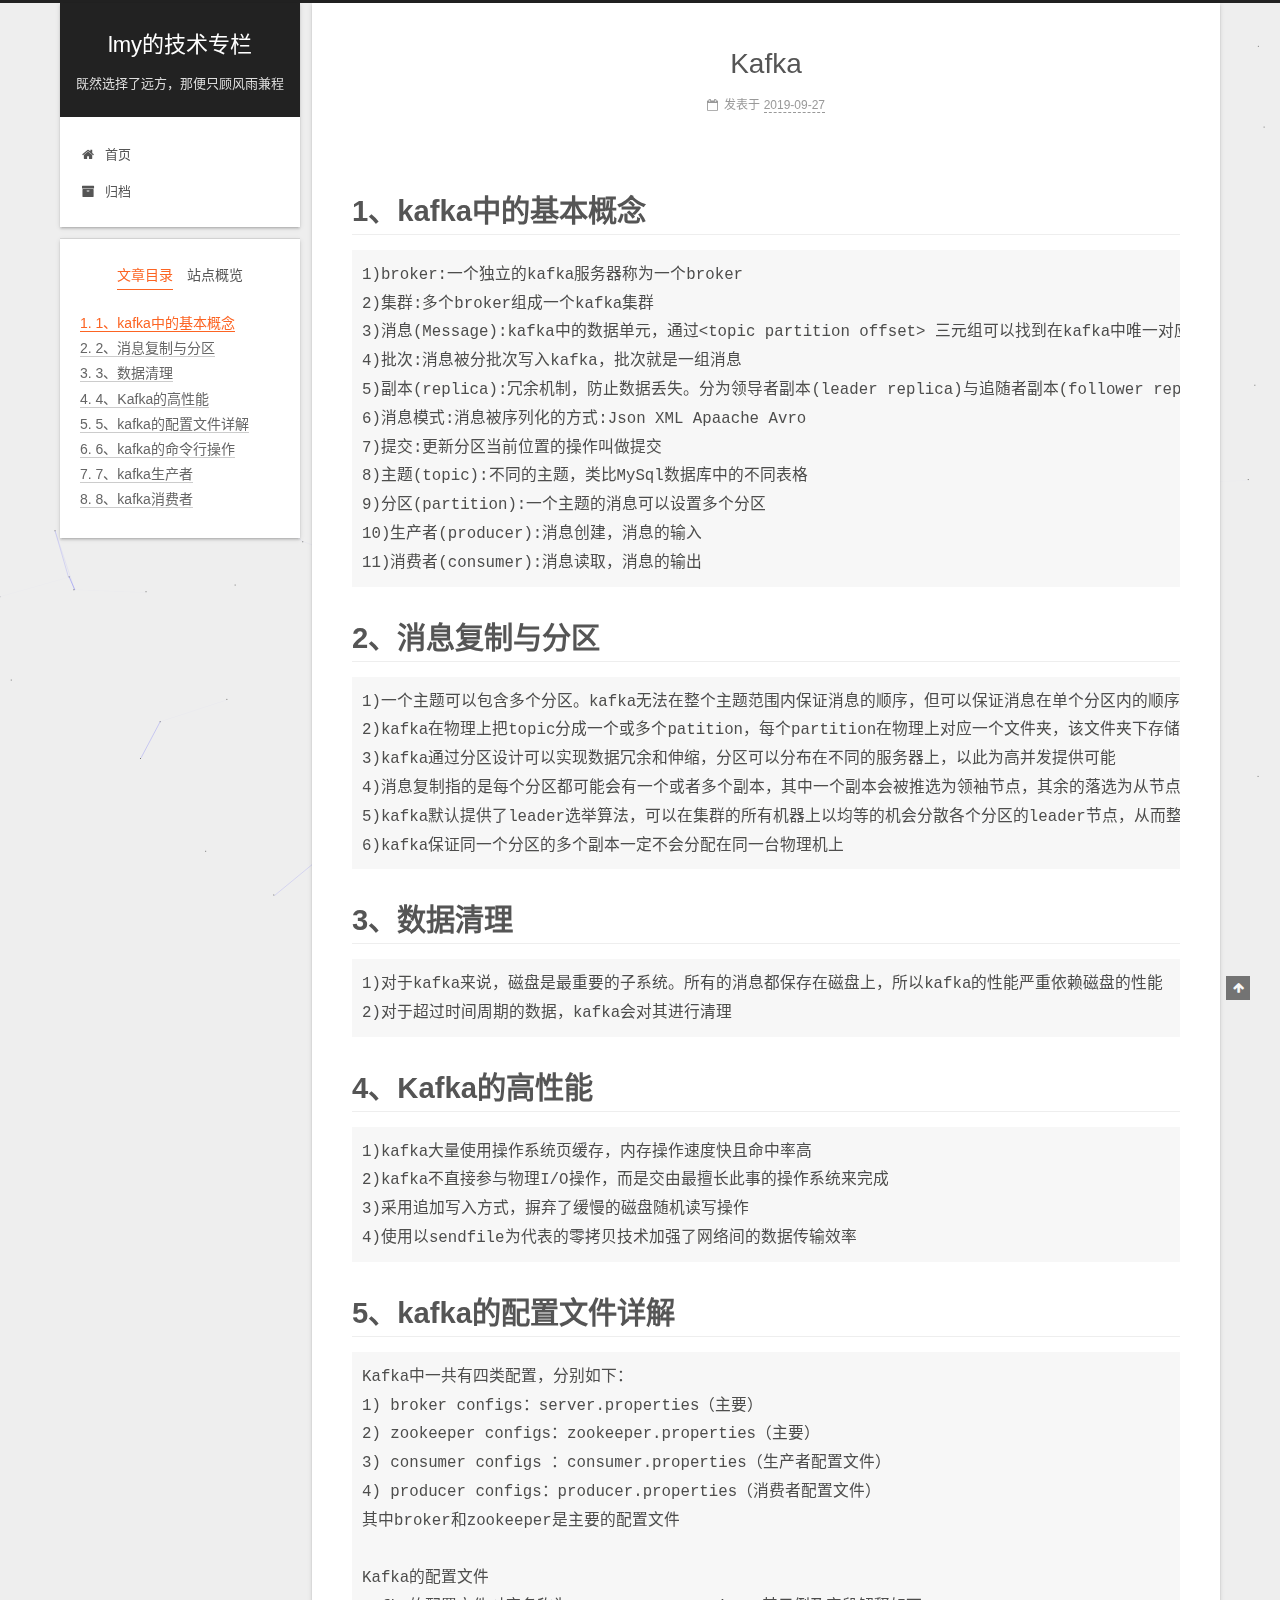
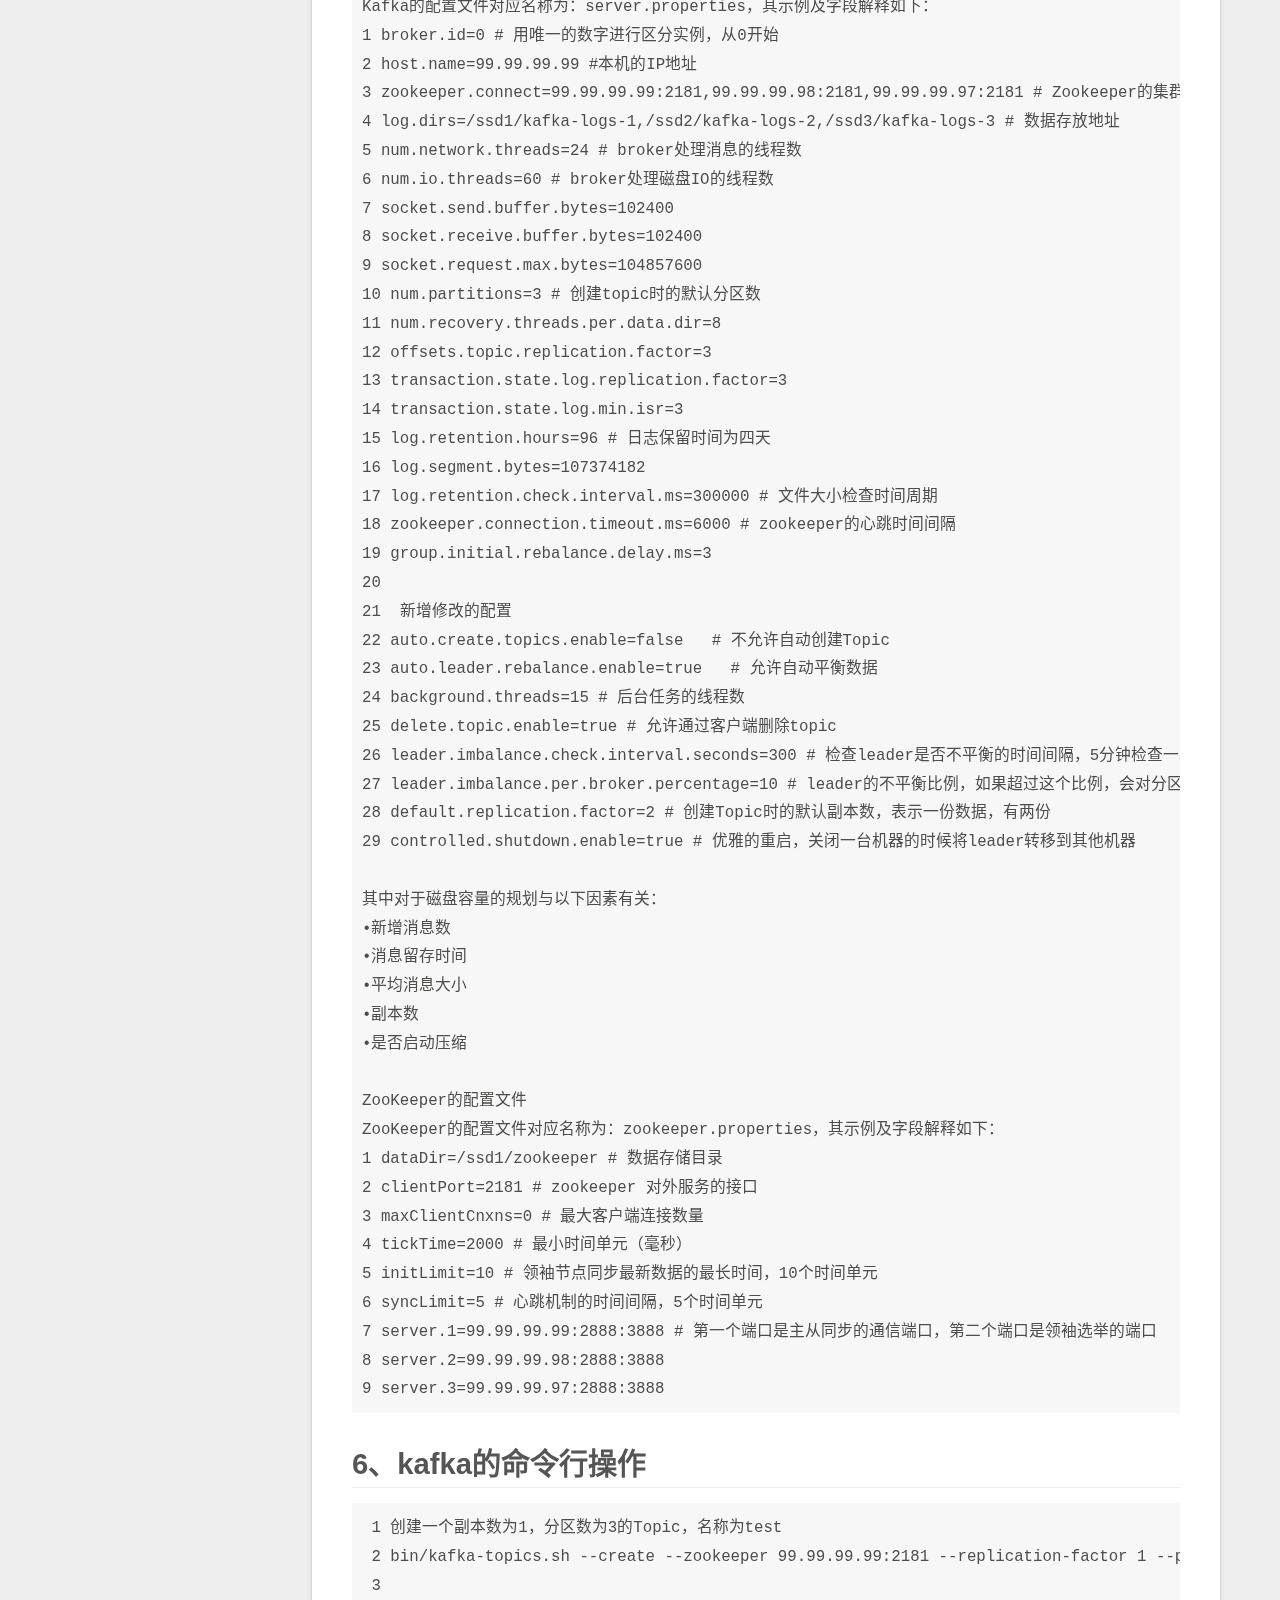
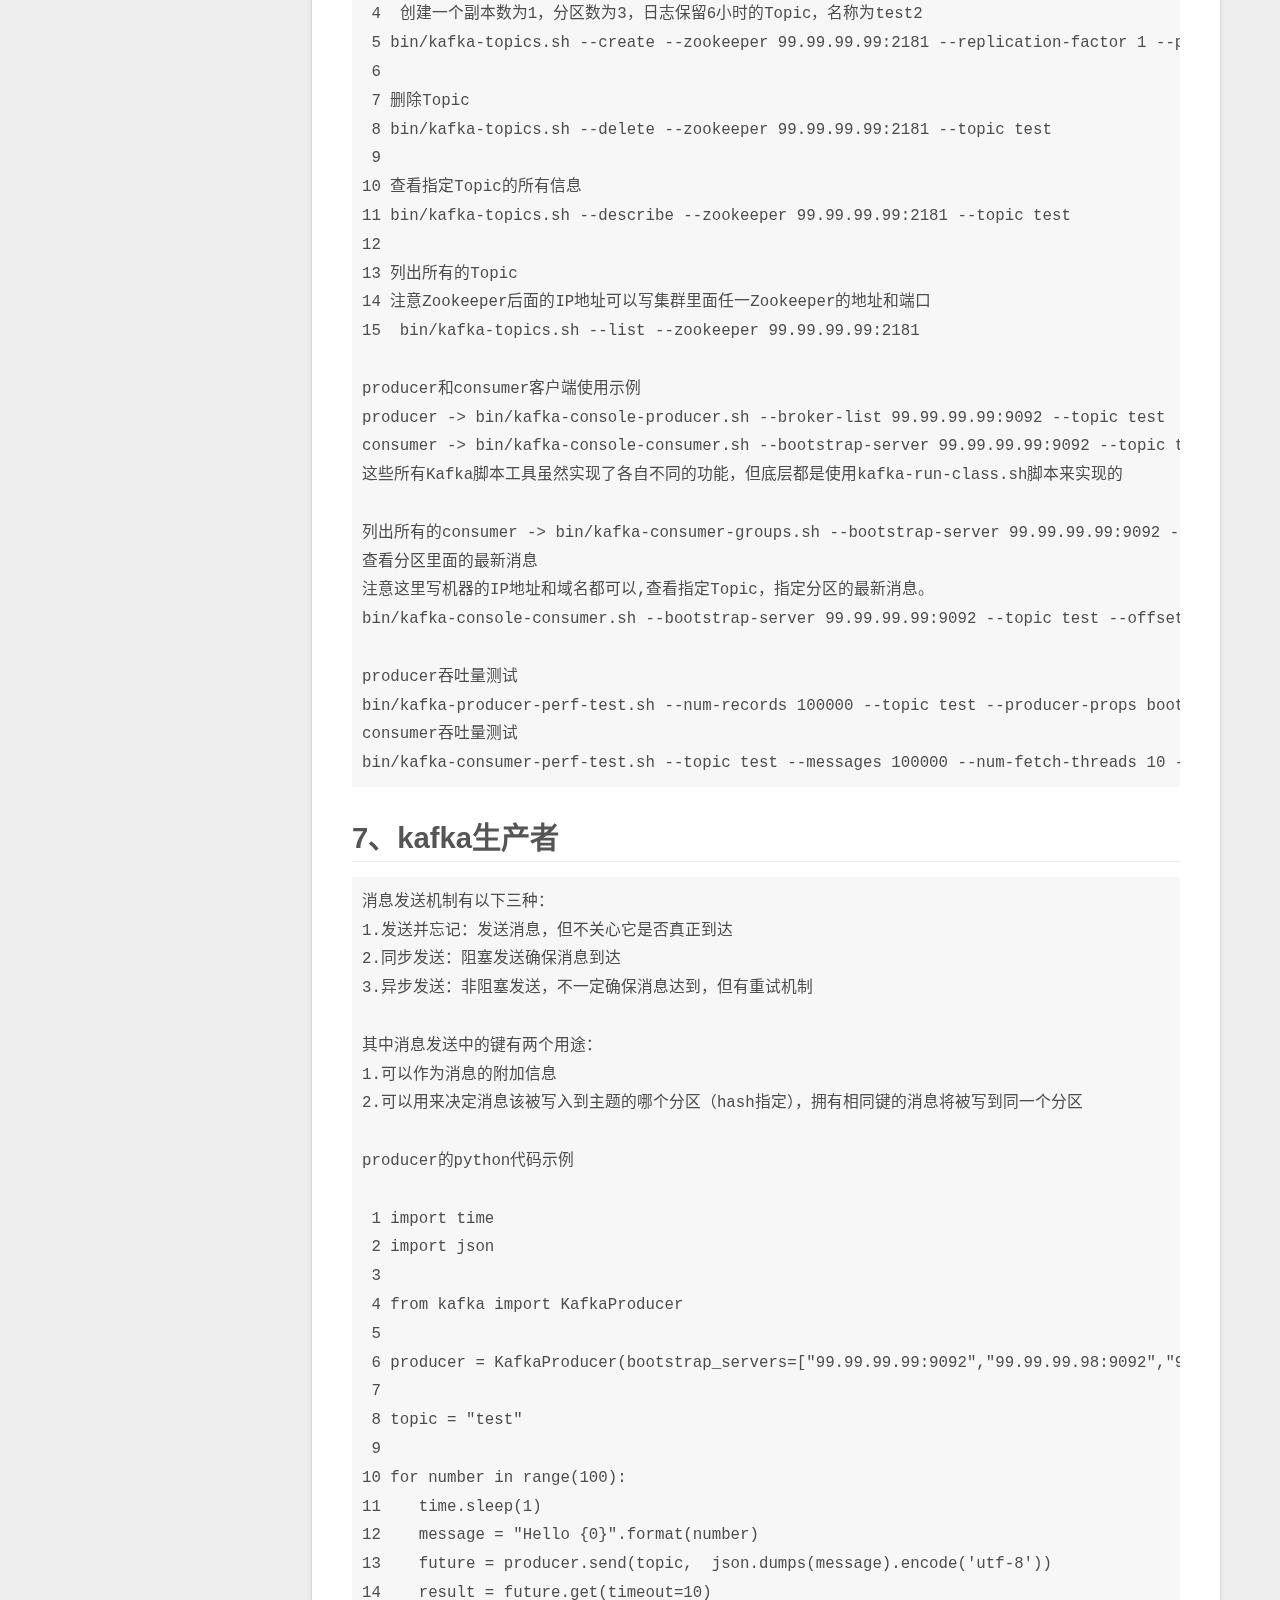
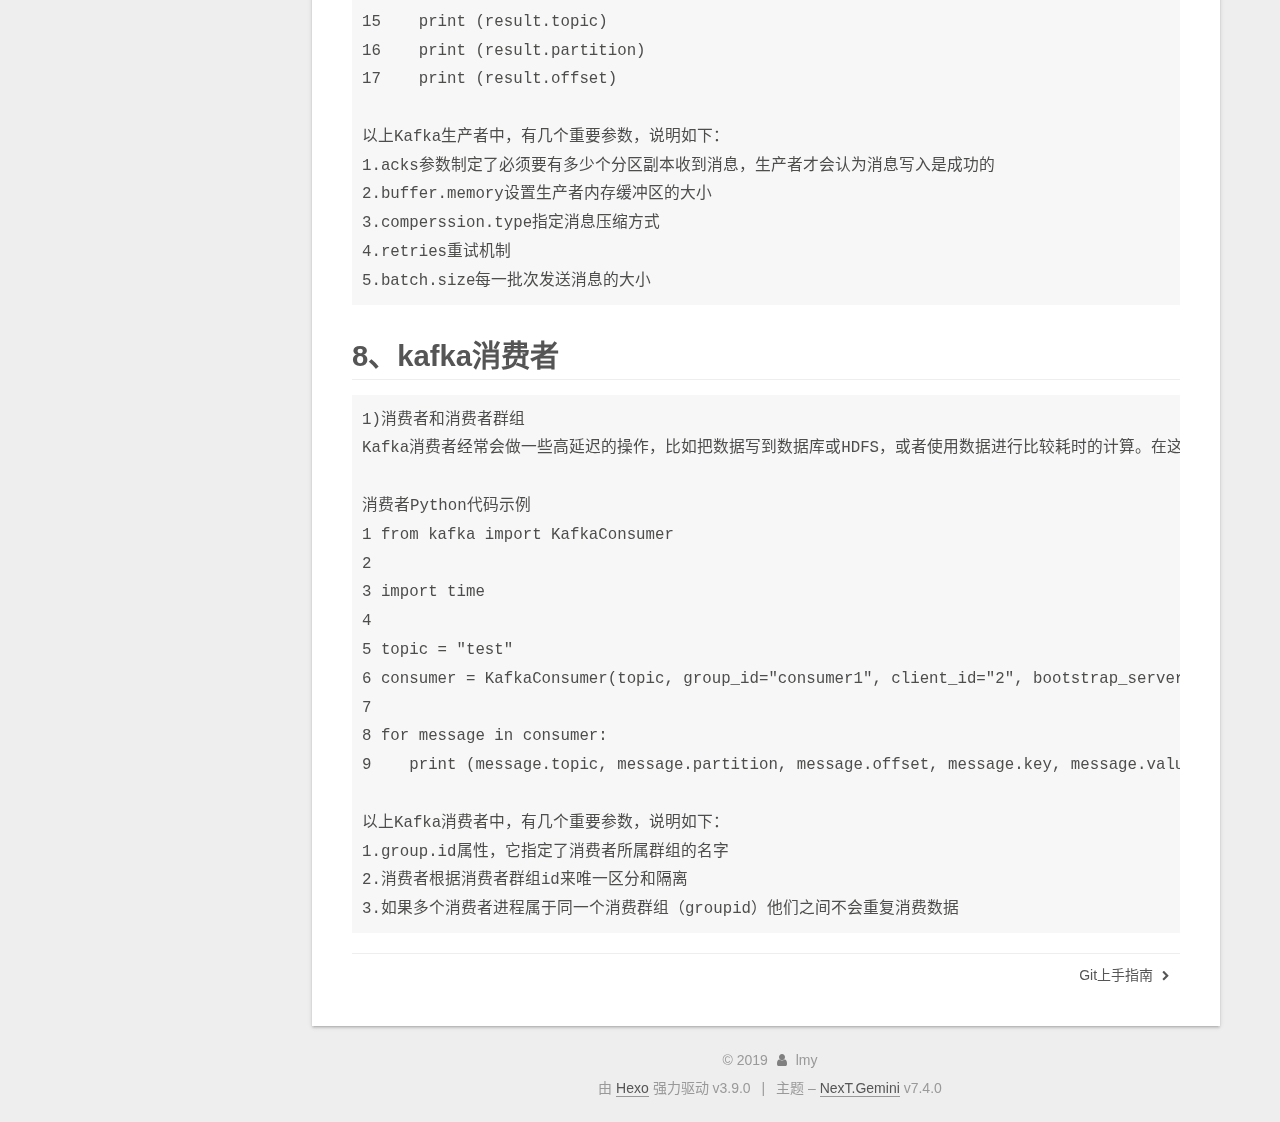
<file: 2019/09/27/Kafka/index.html>
<!DOCTYPE html>





<html lang="zh-CN">
<head>
  <meta charset="UTF-8">
<meta name="viewport" content="width=device-width, initial-scale=1, maximum-scale=2">
<meta name="theme-color" content="#222">
<meta name="generator" content="Hexo 3.9.0">
  <link rel="apple-touch-icon" sizes="180x180" href="/images/apple-touch-icon-next.png?v=7.4.0">
  <link rel="icon" type="image/png" sizes="32x32" href="/images/favicon-32x32-next.png?v=7.4.0">
  <link rel="icon" type="image/png" sizes="16x16" href="/images/favicon-16x16-next.png?v=7.4.0">
  <link rel="mask-icon" href="/images/logo.svg?v=7.4.0" color="#222">

<link rel="stylesheet" href="/css/main.css?v=7.4.0">


<link rel="stylesheet" href="/lib/font-awesome/css/font-awesome.min.css?v=4.7.0">


<script id="hexo-configurations">
  var NexT = window.NexT || {};
  var CONFIG = {
    root: '/',
    scheme: 'Gemini',
    version: '7.4.0',
    exturl: false,
    sidebar: {"position":"left","display":"post","offset":12,"onmobile":false},
    copycode: {"enable":false,"show_result":false,"style":null},
    back2top: {"enable":true,"sidebar":false,"scrollpercent":false},
    bookmark: {"enable":false,"color":"#222","save":"auto"},
    fancybox: false,
    mediumzoom: false,
    lazyload: false,
    pangu: false,
    algolia: {
      appID: '',
      apiKey: '',
      indexName: '',
      hits: {"per_page":10},
      labels: {"input_placeholder":"Search for Posts","hits_empty":"We didn't find any results for the search: ${query}","hits_stats":"${hits} results found in ${time} ms"}
    },
    localsearch: {"enable":false,"trigger":"auto","top_n_per_article":1,"unescape":false,"preload":false},
    path: '',
    motion: {"enable":false,"async":false,"transition":{"post_block":"fadeIn","post_header":"slideDownIn","post_body":"slideDownIn","coll_header":"slideLeftIn","sidebar":"slideUpIn"}},
    translation: {
      copy_button: '复制',
      copy_success: '复制成功',
      copy_failure: '复制失败'
    },
    sidebarPadding: 40
  };
</script>

  <meta name="description" content="1、kafka中的基本概念1)broker:一个独立的kafka服务器称为一个broker 2)集群:多个broker组成一个kafka集群 3)消息(Message):kafka中的数据单元，通过&amp;lt;topic partition offset&amp;gt; 三元组可以找到在kafka中唯一对应的一条消息 4)批次:消息被分批次写入kafka，批次就是一组消息 5)副本(replica):冗余机制">
<meta name="keywords" content="big data">
<meta property="og:type" content="article">
<meta property="og:title" content="Kafka">
<meta property="og:url" content="http://yoursite.com/2019/09/27/Kafka/index.html">
<meta property="og:site_name" content="lmy的技术专栏">
<meta property="og:description" content="1、kafka中的基本概念1)broker:一个独立的kafka服务器称为一个broker 2)集群:多个broker组成一个kafka集群 3)消息(Message):kafka中的数据单元，通过&amp;lt;topic partition offset&amp;gt; 三元组可以找到在kafka中唯一对应的一条消息 4)批次:消息被分批次写入kafka，批次就是一组消息 5)副本(replica):冗余机制">
<meta property="og:locale" content="zh-CN">
<meta property="og:updated_time" content="2019-09-27T09:03:20.244Z">
<meta name="twitter:card" content="summary">
<meta name="twitter:title" content="Kafka">
<meta name="twitter:description" content="1、kafka中的基本概念1)broker:一个独立的kafka服务器称为一个broker 2)集群:多个broker组成一个kafka集群 3)消息(Message):kafka中的数据单元，通过&amp;lt;topic partition offset&amp;gt; 三元组可以找到在kafka中唯一对应的一条消息 4)批次:消息被分批次写入kafka，批次就是一组消息 5)副本(replica):冗余机制">
  <link rel="canonical" href="http://yoursite.com/2019/09/27/Kafka/">


<script id="page-configurations">
  // https://hexo.io/docs/variables.html
  CONFIG.page = {
    sidebar: "",
    isHome: false,
    isPost: true,
    isPage: false,
    isArchive: false
  };
</script>

  <title>Kafka | lmy的技术专栏</title>
  








  <noscript>
  <style>
  .use-motion .brand,
  .use-motion .menu-item,
  .sidebar-inner,
  .use-motion .post-block,
  .use-motion .pagination,
  .use-motion .comments,
  .use-motion .post-header,
  .use-motion .post-body,
  .use-motion .collection-header { opacity: initial; }

  .use-motion .logo,
  .use-motion .site-title,
  .use-motion .site-subtitle {
    opacity: initial;
    top: initial;
  }

  .use-motion .logo-line-before i { left: initial; }
  .use-motion .logo-line-after i { right: initial; }
  </style>
</noscript>

</head>

<body itemscope itemtype="http://schema.org/WebPage" lang="zh-CN">
  <div class="container">
    <div class="headband"></div>

    <header id="header" class="header" itemscope itemtype="http://schema.org/WPHeader">
      <div class="header-inner"><div class="site-brand-container">
  <div class="site-meta">

    <div>
      <a href="/" class="brand" rel="start">
        <span class="logo-line-before"><i></i></span>
        <span class="site-title">lmy的技术专栏</span>
        <span class="logo-line-after"><i></i></span>
      </a>
    </div>
        <p class="site-subtitle">既然选择了远方，那便只顾风雨兼程</p>
      
  </div>

  <div class="site-nav-toggle">
    <button aria-label="切换导航栏">
      <span class="btn-bar"></span>
      <span class="btn-bar"></span>
      <span class="btn-bar"></span>
    </button>
  </div>
</div>


<nav class="site-nav">
  
  <ul id="menu" class="menu">
      
      
      
        
        <li class="menu-item menu-item-home">
      
    

    <a href="/" rel="section"><i class="menu-item-icon fa fa-fw fa-home"></i> <br>首页</a>

  </li>
      
      
      
        
        <li class="menu-item menu-item-archives">
      
    

    <a href="/archives/" rel="section"><i class="menu-item-icon fa fa-fw fa-archive"></i> <br>归档</a>

  </li>
  </ul>

</nav>
</div>
    </header>

    
  <div class="back-to-top">
    <i class="fa fa-arrow-up"></i>
    <span>0%</span>
  </div>


    <main id="main" class="main">
      <div class="main-inner">
        <div class="content-wrap">
            

          <div id="content" class="content">
            

  <div id="posts" class="posts-expand">
      <article itemscope itemtype="http://schema.org/Article">
  
  
  
  <div class="post-block post">
    <link itemprop="mainEntityOfPage" href="http://yoursite.com/2019/09/27/Kafka/">

    <span hidden itemprop="author" itemscope itemtype="http://schema.org/Person">
      <meta itemprop="name" content="lmy">
      <meta itemprop="description" content="Nothing in impossible">
      <meta itemprop="image" content="/images/avatar.gif">
    </span>

    <span hidden itemprop="publisher" itemscope itemtype="http://schema.org/Organization">
      <meta itemprop="name" content="lmy的技术专栏">
    </span>
      <header class="post-header">
        <h1 class="post-title" itemprop="name headline">Kafka

          
        </h1>

        <div class="post-meta">
            <span class="post-meta-item">
              <span class="post-meta-item-icon">
                <i class="fa fa-calendar-o"></i>
              </span>
              <span class="post-meta-item-text">发表于</span>

              
                
              

              <time title="创建时间：2019-09-27 10:31:20 / 修改时间：17:03:20" itemprop="dateCreated datePublished" datetime="2019-09-27T10:31:20+08:00">2019-09-27</time>
            </span>
          
            

            
          

          

        </div>
      </header>

    
    
    
    <div class="post-body" itemprop="articleBody">

      
        <h2 id="1、kafka中的基本概念"><a href="#1、kafka中的基本概念" class="headerlink" title="1、kafka中的基本概念"></a>1、kafka中的基本概念</h2><pre><code>1)broker:一个独立的kafka服务器称为一个broker
2)集群:多个broker组成一个kafka集群
3)消息(Message):kafka中的数据单元，通过&lt;topic partition offset&gt; 三元组可以找到在kafka中唯一对应的一条消息
4)批次:消息被分批次写入kafka，批次就是一组消息
5)副本(replica):冗余机制，防止数据丢失。分为领导者副本(leader replica)与追随者副本(follower replica)
6)消息模式:消息被序列化的方式:Json XML Apaache Avro
7)提交:更新分区当前位置的操作叫做提交
8)主题(topic):不同的主题，类比MySql数据库中的不同表格
9)分区(partition):一个主题的消息可以设置多个分区
10)生产者(producer):消息创建，消息的输入
11)消费者(consumer):消息读取，消息的输出</code></pre><a id="more"></a><h2 id="2、消息复制与分区"><a href="#2、消息复制与分区" class="headerlink" title="2、消息复制与分区"></a>2、消息复制与分区</h2><pre><code>1)一个主题可以包含多个分区。kafka无法在整个主题范围内保证消息的顺序，但可以保证消息在单个分区内的顺序
2)kafka在物理上把topic分成一个或多个patition，每个partition在物理上对应一个文件夹，该文件夹下存储这个partition的所有消息和索引文件
3)kafka通过分区设计可以实现数据冗余和伸缩，分区可以分布在不同的服务器上，以此为高并发提供可能
4)消息复制指的是每个分区都可能会有一个或者多个副本，其中一个副本会被推选为领袖节点，其余的落选为从节点。其中领袖节点将会跟踪与其同步的副本列表，该列表称为ISR(In-Sync Replica)
5)kafka默认提供了leader选举算法，可以在集群的所有机器上以均等的机会分散各个分区的leader节点，从而整体上实现了负载均衡
6)kafka保证同一个分区的多个副本一定不会分配在同一台物理机上</code></pre><h2 id="3、数据清理"><a href="#3、数据清理" class="headerlink" title="3、数据清理"></a>3、数据清理</h2><pre><code>1)对于kafka来说，磁盘是最重要的子系统。所有的消息都保存在磁盘上，所以kafka的性能严重依赖磁盘的性能
2)对于超过时间周期的数据，kafka会对其进行清理</code></pre><h2 id="4、Kafka的高性能"><a href="#4、Kafka的高性能" class="headerlink" title="4、Kafka的高性能"></a>4、Kafka的高性能</h2><pre><code>1)kafka大量使用操作系统页缓存，内存操作速度快且命中率高
2)kafka不直接参与物理I/O操作，而是交由最擅长此事的操作系统来完成
3)采用追加写入方式，摒弃了缓慢的磁盘随机读写操作
4)使用以sendfile为代表的零拷贝技术加强了网络间的数据传输效率</code></pre><h2 id="5、kafka的配置文件详解"><a href="#5、kafka的配置文件详解" class="headerlink" title="5、kafka的配置文件详解"></a>5、kafka的配置文件详解</h2><pre><code>Kafka中一共有四类配置，分别如下：
1) broker configs：server.properties（主要）
2) zookeeper configs：zookeeper.properties（主要）
3) consumer configs ：consumer.properties（生产者配置文件）
4) producer configs：producer.properties（消费者配置文件）
其中broker和zookeeper是主要的配置文件

Kafka的配置文件
Kafka的配置文件对应名称为：server.properties，其示例及字段解释如下：
1 broker.id=0 # 用唯一的数字进行区分实例，从0开始
2 host.name=99.99.99.99 #本机的IP地址
3 zookeeper.connect=99.99.99.99:2181,99.99.99.98:2181,99.99.99.97:2181 # Zookeeper的集群地址
4 log.dirs=/ssd1/kafka-logs-1,/ssd2/kafka-logs-2,/ssd3/kafka-logs-3 # 数据存放地址
5 num.network.threads=24 # broker处理消息的线程数
6 num.io.threads=60 # broker处理磁盘IO的线程数
7 socket.send.buffer.bytes=102400
8 socket.receive.buffer.bytes=102400
9 socket.request.max.bytes=104857600
10 num.partitions=3 # 创建topic时的默认分区数
11 num.recovery.threads.per.data.dir=8
12 offsets.topic.replication.factor=3
13 transaction.state.log.replication.factor=3
14 transaction.state.log.min.isr=3
15 log.retention.hours=96 # 日志保留时间为四天
16 log.segment.bytes=107374182
17 log.retention.check.interval.ms=300000 # 文件大小检查时间周期
18 zookeeper.connection.timeout.ms=6000 # zookeeper的心跳时间间隔
19 group.initial.rebalance.delay.ms=3
20
21  新增修改的配置
22 auto.create.topics.enable=false   # 不允许自动创建Topic
23 auto.leader.rebalance.enable=true   # 允许自动平衡数据
24 background.threads=15 # 后台任务的线程数
25 delete.topic.enable=true # 允许通过客户端删除topic
26 leader.imbalance.check.interval.seconds=300 # 检查leader是否不平衡的时间间隔，5分钟检查一次
27 leader.imbalance.per.broker.percentage=10 # leader的不平衡比例，如果超过这个比例，会对分区进行重新平衡
28 default.replication.factor=2 # 创建Topic时的默认副本数，表示一份数据，有两份
29 controlled.shutdown.enable=true # 优雅的重启，关闭一台机器的时候将leader转移到其他机器

其中对于磁盘容量的规划与以下因素有关：
•新增消息数
•消息留存时间
•平均消息大小
•副本数
•是否启动压缩

ZooKeeper的配置文件
ZooKeeper的配置文件对应名称为：zookeeper.properties，其示例及字段解释如下：
1 dataDir=/ssd1/zookeeper # 数据存储目录
2 clientPort=2181 # zookeeper 对外服务的接口
3 maxClientCnxns=0 # 最大客户端连接数量
4 tickTime=2000 # 最小时间单元（毫秒）
5 initLimit=10 # 领袖节点同步最新数据的最长时间，10个时间单元
6 syncLimit=5 # 心跳机制的时间间隔，5个时间单元
7 server.1=99.99.99.99:2888:3888 # 第一个端口是主从同步的通信端口，第二个端口是领袖选举的端口
8 server.2=99.99.99.98:2888:3888
9 server.3=99.99.99.97:2888:3888</code></pre><h2 id="6、kafka的命令行操作"><a href="#6、kafka的命令行操作" class="headerlink" title="6、kafka的命令行操作"></a>6、kafka的命令行操作</h2><pre><code> 1 创建一个副本数为1，分区数为3的Topic，名称为test
 2 bin/kafka-topics.sh --create --zookeeper 99.99.99.99:2181 --replication-factor 1 --partitions 3 --topic test
 3
 4  创建一个副本数为1，分区数为3，日志保留6小时的Topic，名称为test2
 5 bin/kafka-topics.sh --create --zookeeper 99.99.99.99:2181 --replication-factor 1 --partitions 3 --topic test --config  delete.retention.ms=21600000
 6
 7 删除Topic
 8 bin/kafka-topics.sh --delete --zookeeper 99.99.99.99:2181 --topic test
 9
10 查看指定Topic的所有信息
11 bin/kafka-topics.sh --describe --zookeeper 99.99.99.99:2181 --topic test 
12
13 列出所有的Topic
14 注意Zookeeper后面的IP地址可以写集群里面任一Zookeeper的地址和端口
15  bin/kafka-topics.sh --list --zookeeper 99.99.99.99:2181

producer和consumer客户端使用示例
producer -&gt; bin/kafka-console-producer.sh --broker-list 99.99.99.99:9092 --topic test
consumer -&gt; bin/kafka-console-consumer.sh --bootstrap-server 99.99.99.99:9092 --topic test --from-beginning
这些所有Kafka脚本工具虽然实现了各自不同的功能，但底层都是使用kafka-run-class.sh脚本来实现的

列出所有的consumer -&gt; bin/kafka-consumer-groups.sh --bootstrap-server 99.99.99.99:9092 --list
查看分区里面的最新消息
注意这里写机器的IP地址和域名都可以,查看指定Topic，指定分区的最新消息。
bin/kafka-console-consumer.sh --bootstrap-server 99.99.99.99:9092 --topic test --offset latest --partition 0

producer吞吐量测试
bin/kafka-producer-perf-test.sh --num-records 100000 --topic test --producer-props bootstrap.servers=99.99.99.99:9092,99.99.99.98:9092,99.99.99.97:9092 --throughput 5000 --record-size 102400 --print-metrics
consumer吞吐量测试
bin/kafka-consumer-perf-test.sh --topic test --messages 100000 --num-fetch-threads 10 --threads 10 --broker-list 99.99.99.99:9092,99.99.99.98:9092,99.99.99.97:9092 --group perf-consumer-30108</code></pre><h2 id="7、kafka生产者"><a href="#7、kafka生产者" class="headerlink" title="7、kafka生产者"></a>7、kafka生产者</h2><pre><code>消息发送机制有以下三种：
1.发送并忘记：发送消息，但不关心它是否真正到达
2.同步发送：阻塞发送确保消息到达
3.异步发送：非阻塞发送，不一定确保消息达到，但有重试机制

其中消息发送中的键有两个用途：
1.可以作为消息的附加信息
2.可以用来决定消息该被写入到主题的哪个分区（hash指定），拥有相同键的消息将被写到同一个分区

producer的python代码示例

 1 import time
 2 import json
 3
 4 from kafka import KafkaProducer
 5
 6 producer = KafkaProducer(bootstrap_servers=[&quot;99.99.99.99:9092&quot;,&quot;99.99.99.98:9092&quot;,&quot;99.99.99.97:9092&quot;], retries=5, client_id=&quot;1&quot;, acks=1)
 7
 8 topic = &quot;test&quot;
 9
10 for number in range(100):
11    time.sleep(1)
12    message = &quot;Hello {0}&quot;.format(number)
13    future = producer.send(topic,  json.dumps(message).encode(&apos;utf-8&apos;))
14    result = future.get(timeout=10)
15    print (result.topic)
16    print (result.partition)
17    print (result.offset)

以上Kafka生产者中，有几个重要参数，说明如下：
1.acks参数制定了必须要有多少个分区副本收到消息，生产者才会认为消息写入是成功的
2.buffer.memory设置生产者内存缓冲区的大小
3.comperssion.type指定消息压缩方式
4.retries重试机制
5.batch.size每一批次发送消息的大小</code></pre><h2 id="8、kafka消费者"><a href="#8、kafka消费者" class="headerlink" title="8、kafka消费者"></a>8、kafka消费者</h2><pre><code>1)消费者和消费者群组
Kafka消费者经常会做一些高延迟的操作，比如把数据写到数据库或HDFS，或者使用数据进行比较耗时的计算。在这些情况下，单个消费者无法跟上数据生成的速度，所以可以增加更多的消费者，让它们分担负载，每个消费者只处理部分分区的消息。我们有必要为主题创建大量的分区，在负载增长时可以加入更多的消费者。不过不要让消费者的数量超过主题分区的数量

消费者Python代码示例
1 from kafka import KafkaConsumer
2
3 import time
4
5 topic = &quot;test&quot;
6 consumer = KafkaConsumer(topic, group_id=&quot;consumer1&quot;, client_id=&quot;2&quot;, bootstrap_servers=[&quot;99.99.99.99:9092&quot;,&quot;99.99.99.98:9092&quot;,&quot;99.99.99.97:9092&quot;])
7
8 for message in consumer:
9    print (message.topic, message.partition, message.offset, message.key, message.value)

以上Kafka消费者中，有几个重要参数，说明如下：
1.group.id属性，它指定了消费者所属群组的名字
2.消费者根据消费者群组id来唯一区分和隔离
3.如果多个消费者进程属于同一个消费群组（groupid）他们之间不会重复消费数据</code></pre>
    </div>

    
    
    
        
      

      <footer class="post-footer">

        

          <div class="post-nav">
            <div class="post-nav-next post-nav-item">
              
            </div>

            <span class="post-nav-divider"></span>

            <div class="post-nav-prev post-nav-item">
              
                <a href="/2019/10/08/Git上手指南/" rel="prev" title="Git上手指南">
                  Git上手指南 <i class="fa fa-chevron-right"></i>
                </a>
              
            </div>
          </div>
        
      </footer>
    
  </div>
  
  
  
  </article>

  </div>


          </div>
          

        </div>
          
  
  <div class="sidebar-toggle">
    <div class="sidebar-toggle-line-wrap">
      <span class="sidebar-toggle-line sidebar-toggle-line-first"></span>
      <span class="sidebar-toggle-line sidebar-toggle-line-middle"></span>
      <span class="sidebar-toggle-line sidebar-toggle-line-last"></span>
    </div>
  </div>

  <aside class="sidebar">
    <div class="sidebar-inner">
        
        
        
        
      

      <ul class="sidebar-nav motion-element">
        <li class="sidebar-nav-toc">
          文章目录
        </li>
        <li class="sidebar-nav-overview">
          站点概览
        </li>
      </ul>

      <!--noindex-->
      <div class="post-toc-wrap sidebar-panel">
          <div class="post-toc motion-element"><ol class="nav"><li class="nav-item nav-level-2"><a class="nav-link" href="#1、kafka中的基本概念"><span class="nav-number">1.</span> <span class="nav-text">1、kafka中的基本概念</span></a></li><li class="nav-item nav-level-2"><a class="nav-link" href="#2、消息复制与分区"><span class="nav-number">2.</span> <span class="nav-text">2、消息复制与分区</span></a></li><li class="nav-item nav-level-2"><a class="nav-link" href="#3、数据清理"><span class="nav-number">3.</span> <span class="nav-text">3、数据清理</span></a></li><li class="nav-item nav-level-2"><a class="nav-link" href="#4、Kafka的高性能"><span class="nav-number">4.</span> <span class="nav-text">4、Kafka的高性能</span></a></li><li class="nav-item nav-level-2"><a class="nav-link" href="#5、kafka的配置文件详解"><span class="nav-number">5.</span> <span class="nav-text">5、kafka的配置文件详解</span></a></li><li class="nav-item nav-level-2"><a class="nav-link" href="#6、kafka的命令行操作"><span class="nav-number">6.</span> <span class="nav-text">6、kafka的命令行操作</span></a></li><li class="nav-item nav-level-2"><a class="nav-link" href="#7、kafka生产者"><span class="nav-number">7.</span> <span class="nav-text">7、kafka生产者</span></a></li><li class="nav-item nav-level-2"><a class="nav-link" href="#8、kafka消费者"><span class="nav-number">8.</span> <span class="nav-text">8、kafka消费者</span></a></li></ol></div>
        
      </div>
      <!--/noindex-->

      <div class="site-overview-wrap sidebar-panel">
        <div class="site-author motion-element" itemprop="author" itemscope itemtype="http://schema.org/Person">
  <p class="site-author-name" itemprop="name">lmy</p>
  <div class="site-description" itemprop="description">Nothing in impossible</div>
</div>
  <nav class="site-state motion-element">
      <div class="site-state-item site-state-posts">
        
          <a href="/archives/">
        
          <span class="site-state-item-count">2</span>
          <span class="site-state-item-name">日志</span>
        </a>
      </div>
    
  </nav>



      </div>

    </div>
  </aside>
  <div id="sidebar-dimmer"></div>


      </div>
    </main>

    <footer id="footer" class="footer">
      <div class="footer-inner">
        <div class="copyright">&copy; <span itemprop="copyrightYear">2019</span>
  <span class="with-love" id="animate">
    <i class="fa fa-user"></i>
  </span>
  <span class="author" itemprop="copyrightHolder">lmy</span>
</div>
  <div class="powered-by">由 <a href="https://hexo.io" class="theme-link" rel="noopener" target="_blank">Hexo</a> 强力驱动 v3.9.0</div>
  <span class="post-meta-divider">|</span>
  <div class="theme-info">主题 – <a href="https://theme-next.org" class="theme-link" rel="noopener" target="_blank">NexT.Gemini</a> v7.4.0</div>

        












        
      </div>
    </footer>
  </div>

  


    
  
  <script color='0,0,255' opacity='0.5' zIndex='-1' count='99' src="/lib/canvas-nest/canvas-nest.min.js"></script>
  <script src="/lib/anime.min.js?v=3.1.0"></script>
<script src="/js/utils.js?v=7.4.0"></script>
<script src="/js/schemes/pisces.js?v=7.4.0"></script>

<script src="/js/next-boot.js?v=7.4.0"></script>



  





















  

  

  

</body>
</html>
<!-- 页面点击小红心 -->
<script type="text/javascript" src="/js/clicklove.js"></script>
</file>
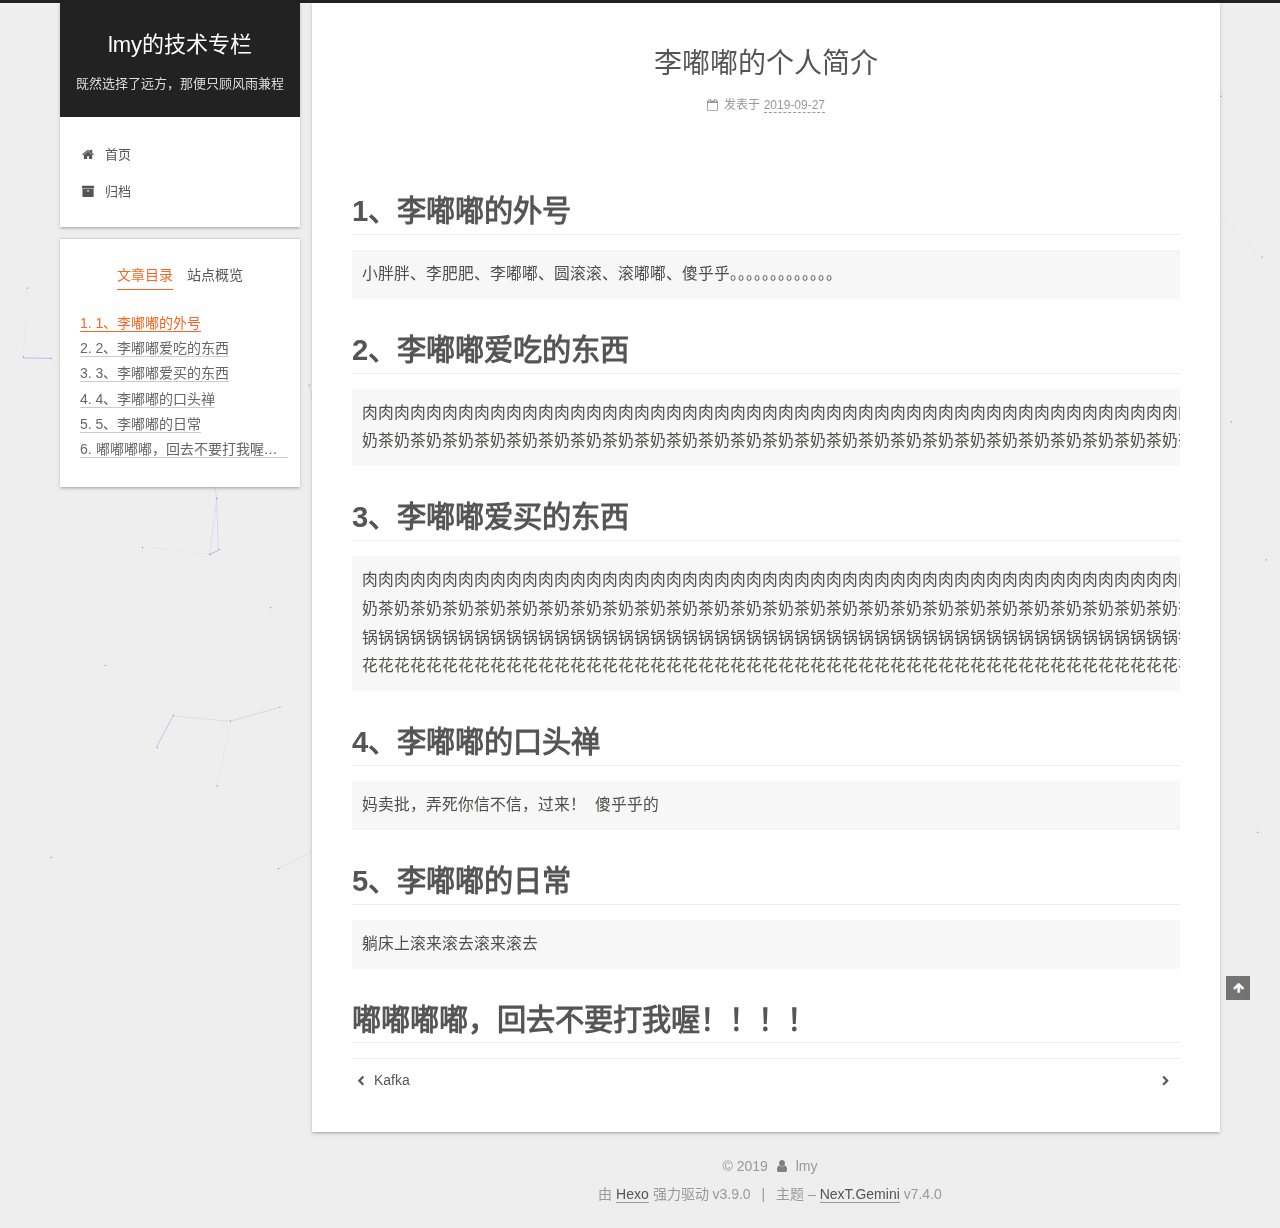
<file: 2019/09/27/李嘟嘟的个人简介/index.html>
<!DOCTYPE html>





<html lang="zh-CN">
<head>
  <meta charset="UTF-8">
<meta name="viewport" content="width=device-width, initial-scale=1, maximum-scale=2">
<meta name="theme-color" content="#222">
<meta name="generator" content="Hexo 3.9.0">
  <link rel="apple-touch-icon" sizes="180x180" href="/images/apple-touch-icon-next.png?v=7.4.0">
  <link rel="icon" type="image/png" sizes="32x32" href="/images/favicon-32x32-next.png?v=7.4.0">
  <link rel="icon" type="image/png" sizes="16x16" href="/images/favicon-16x16-next.png?v=7.4.0">
  <link rel="mask-icon" href="/images/logo.svg?v=7.4.0" color="#222">

<link rel="stylesheet" href="/css/main.css?v=7.4.0">


<link rel="stylesheet" href="/lib/font-awesome/css/font-awesome.min.css?v=4.7.0">


<script id="hexo-configurations">
  var NexT = window.NexT || {};
  var CONFIG = {
    root: '/',
    scheme: 'Gemini',
    version: '7.4.0',
    exturl: false,
    sidebar: {"position":"left","display":"post","offset":12,"onmobile":false},
    copycode: {"enable":false,"show_result":false,"style":null},
    back2top: {"enable":true,"sidebar":false,"scrollpercent":false},
    bookmark: {"enable":false,"color":"#222","save":"auto"},
    fancybox: false,
    mediumzoom: false,
    lazyload: false,
    pangu: false,
    algolia: {
      appID: '',
      apiKey: '',
      indexName: '',
      hits: {"per_page":10},
      labels: {"input_placeholder":"Search for Posts","hits_empty":"We didn't find any results for the search: ${query}","hits_stats":"${hits} results found in ${time} ms"}
    },
    localsearch: {"enable":false,"trigger":"auto","top_n_per_article":1,"unescape":false,"preload":false},
    path: '',
    motion: {"enable":false,"async":false,"transition":{"post_block":"fadeIn","post_header":"slideDownIn","post_body":"slideDownIn","coll_header":"slideLeftIn","sidebar":"slideUpIn"}},
    translation: {
      copy_button: '复制',
      copy_success: '复制成功',
      copy_failure: '复制失败'
    },
    sidebarPadding: 40
  };
</script>

  <meta name="description" content="1、李嘟嘟的外号小胖胖、李肥肥、李嘟嘟、圆滚滚、滚嘟嘟、傻乎乎。。。。。。。。。。。。。2、李嘟嘟爱吃的东西肉肉肉肉肉肉肉肉肉肉肉肉肉肉肉肉肉肉肉肉肉肉肉肉肉肉肉肉肉肉肉肉肉肉肉肉肉肉肉肉肉肉肉肉肉肉肉肉肉肉肉肉肉肉肉肉肉肉肉肉 奶茶奶茶奶茶奶茶奶茶奶茶奶茶奶茶奶茶奶茶奶茶奶茶奶茶奶茶奶茶奶茶奶茶奶茶奶茶奶茶奶茶奶茶奶茶奶茶奶茶奶茶奶茶奶茶奶茶奶茶">
<meta name="keywords" content="big data">
<meta property="og:type" content="article">
<meta property="og:title" content="李嘟嘟的个人简介">
<meta property="og:url" content="http://yoursite.com/2019/09/27/李嘟嘟的个人简介/index.html">
<meta property="og:site_name" content="lmy的技术专栏">
<meta property="og:description" content="1、李嘟嘟的外号小胖胖、李肥肥、李嘟嘟、圆滚滚、滚嘟嘟、傻乎乎。。。。。。。。。。。。。2、李嘟嘟爱吃的东西肉肉肉肉肉肉肉肉肉肉肉肉肉肉肉肉肉肉肉肉肉肉肉肉肉肉肉肉肉肉肉肉肉肉肉肉肉肉肉肉肉肉肉肉肉肉肉肉肉肉肉肉肉肉肉肉肉肉肉肉 奶茶奶茶奶茶奶茶奶茶奶茶奶茶奶茶奶茶奶茶奶茶奶茶奶茶奶茶奶茶奶茶奶茶奶茶奶茶奶茶奶茶奶茶奶茶奶茶奶茶奶茶奶茶奶茶奶茶奶茶">
<meta property="og:locale" content="zh-CN">
<meta property="og:updated_time" content="2019-09-27T09:25:59.293Z">
<meta name="twitter:card" content="summary">
<meta name="twitter:title" content="李嘟嘟的个人简介">
<meta name="twitter:description" content="1、李嘟嘟的外号小胖胖、李肥肥、李嘟嘟、圆滚滚、滚嘟嘟、傻乎乎。。。。。。。。。。。。。2、李嘟嘟爱吃的东西肉肉肉肉肉肉肉肉肉肉肉肉肉肉肉肉肉肉肉肉肉肉肉肉肉肉肉肉肉肉肉肉肉肉肉肉肉肉肉肉肉肉肉肉肉肉肉肉肉肉肉肉肉肉肉肉肉肉肉肉 奶茶奶茶奶茶奶茶奶茶奶茶奶茶奶茶奶茶奶茶奶茶奶茶奶茶奶茶奶茶奶茶奶茶奶茶奶茶奶茶奶茶奶茶奶茶奶茶奶茶奶茶奶茶奶茶奶茶奶茶">
  <link rel="canonical" href="http://yoursite.com/2019/09/27/李嘟嘟的个人简介/">


<script id="page-configurations">
  // https://hexo.io/docs/variables.html
  CONFIG.page = {
    sidebar: "",
    isHome: false,
    isPost: true,
    isPage: false,
    isArchive: false
  };
</script>

  <title>李嘟嘟的个人简介 | lmy的技术专栏</title>
  








  <noscript>
  <style>
  .use-motion .brand,
  .use-motion .menu-item,
  .sidebar-inner,
  .use-motion .post-block,
  .use-motion .pagination,
  .use-motion .comments,
  .use-motion .post-header,
  .use-motion .post-body,
  .use-motion .collection-header { opacity: initial; }

  .use-motion .logo,
  .use-motion .site-title,
  .use-motion .site-subtitle {
    opacity: initial;
    top: initial;
  }

  .use-motion .logo-line-before i { left: initial; }
  .use-motion .logo-line-after i { right: initial; }
  </style>
</noscript>

</head>

<body itemscope itemtype="http://schema.org/WebPage" lang="zh-CN">
  <div class="container">
    <div class="headband"></div>

    <header id="header" class="header" itemscope itemtype="http://schema.org/WPHeader">
      <div class="header-inner"><div class="site-brand-container">
  <div class="site-meta">

    <div>
      <a href="/" class="brand" rel="start">
        <span class="logo-line-before"><i></i></span>
        <span class="site-title">lmy的技术专栏</span>
        <span class="logo-line-after"><i></i></span>
      </a>
    </div>
        <p class="site-subtitle">既然选择了远方，那便只顾风雨兼程</p>
      
  </div>

  <div class="site-nav-toggle">
    <button aria-label="切换导航栏">
      <span class="btn-bar"></span>
      <span class="btn-bar"></span>
      <span class="btn-bar"></span>
    </button>
  </div>
</div>


<nav class="site-nav">
  
  <ul id="menu" class="menu">
      
      
      
        
        <li class="menu-item menu-item-home">
      
    

    <a href="/" rel="section"><i class="menu-item-icon fa fa-fw fa-home"></i> <br>首页</a>

  </li>
      
      
      
        
        <li class="menu-item menu-item-archives">
      
    

    <a href="/archives/" rel="section"><i class="menu-item-icon fa fa-fw fa-archive"></i> <br>归档</a>

  </li>
  </ul>

</nav>
</div>
    </header>

    
  <div class="back-to-top">
    <i class="fa fa-arrow-up"></i>
    <span>0%</span>
  </div>


    <main id="main" class="main">
      <div class="main-inner">
        <div class="content-wrap">
            

          <div id="content" class="content">
            

  <div id="posts" class="posts-expand">
      <article itemscope itemtype="http://schema.org/Article">
  
  
  
  <div class="post-block post">
    <link itemprop="mainEntityOfPage" href="http://yoursite.com/2019/09/27/李嘟嘟的个人简介/">

    <span hidden itemprop="author" itemscope itemtype="http://schema.org/Person">
      <meta itemprop="name" content="lmy">
      <meta itemprop="description" content="Nothing in impossible">
      <meta itemprop="image" content="/images/avatar.gif">
    </span>

    <span hidden itemprop="publisher" itemscope itemtype="http://schema.org/Organization">
      <meta itemprop="name" content="lmy的技术专栏">
    </span>
      <header class="post-header">
        <h1 class="post-title" itemprop="name headline">李嘟嘟的个人简介

          
        </h1>

        <div class="post-meta">
            <span class="post-meta-item">
              <span class="post-meta-item-icon">
                <i class="fa fa-calendar-o"></i>
              </span>
              <span class="post-meta-item-text">发表于</span>

              
                
              

              <time title="创建时间：2019-09-27 17:25:58 / 修改时间：17:25:59" itemprop="dateCreated datePublished" datetime="2019-09-27T17:25:58+08:00">2019-09-27</time>
            </span>
          
            

            
          

          

        </div>
      </header>

    
    
    
    <div class="post-body" itemprop="articleBody">

      
        <h2 id="1、李嘟嘟的外号"><a href="#1、李嘟嘟的外号" class="headerlink" title="1、李嘟嘟的外号"></a>1、李嘟嘟的外号</h2><pre><code>小胖胖、李肥肥、李嘟嘟、圆滚滚、滚嘟嘟、傻乎乎。。。。。。。。。。。。。</code></pre><h2 id="2、李嘟嘟爱吃的东西"><a href="#2、李嘟嘟爱吃的东西" class="headerlink" title="2、李嘟嘟爱吃的东西"></a>2、李嘟嘟爱吃的东西</h2><pre><code>肉肉肉肉肉肉肉肉肉肉肉肉肉肉肉肉肉肉肉肉肉肉肉肉肉肉肉肉肉肉肉肉肉肉肉肉肉肉肉肉肉肉肉肉肉肉肉肉肉肉肉肉肉肉肉肉肉肉肉肉
奶茶奶茶奶茶奶茶奶茶奶茶奶茶奶茶奶茶奶茶奶茶奶茶奶茶奶茶奶茶奶茶奶茶奶茶奶茶奶茶奶茶奶茶奶茶奶茶奶茶奶茶奶茶奶茶奶茶奶茶</code></pre><a id="more"></a><h2 id="3、李嘟嘟爱买的东西"><a href="#3、李嘟嘟爱买的东西" class="headerlink" title="3、李嘟嘟爱买的东西"></a>3、李嘟嘟爱买的东西</h2><pre><code>肉肉肉肉肉肉肉肉肉肉肉肉肉肉肉肉肉肉肉肉肉肉肉肉肉肉肉肉肉肉肉肉肉肉肉肉肉肉肉肉肉肉肉肉肉肉肉肉肉肉肉肉肉肉肉肉肉肉肉肉
奶茶奶茶奶茶奶茶奶茶奶茶奶茶奶茶奶茶奶茶奶茶奶茶奶茶奶茶奶茶奶茶奶茶奶茶奶茶奶茶奶茶奶茶奶茶奶茶奶茶奶茶奶茶奶茶奶茶奶茶
锅锅锅锅锅锅锅锅锅锅锅锅锅锅锅锅锅锅锅锅锅锅锅锅锅锅锅锅锅锅锅锅锅锅锅锅锅锅锅锅锅锅锅锅锅锅锅锅锅锅锅锅锅锅锅锅锅锅锅锅
花花花花花花花花花花花花花花花花花花花花花花花花花花花花花花花花花花花花花花花花花花花花花花花花花花花花花花花花花花花花</code></pre><h2 id="4、李嘟嘟的口头禅"><a href="#4、李嘟嘟的口头禅" class="headerlink" title="4、李嘟嘟的口头禅"></a>4、李嘟嘟的口头禅</h2><pre><code>妈卖批，弄死你信不信，过来！ 傻乎乎的 </code></pre><h2 id="5、李嘟嘟的日常"><a href="#5、李嘟嘟的日常" class="headerlink" title="5、李嘟嘟的日常"></a>5、李嘟嘟的日常</h2><pre><code>躺床上滚来滚去滚来滚去</code></pre><h2 id="嘟嘟嘟嘟，回去不要打我喔！！！！"><a href="#嘟嘟嘟嘟，回去不要打我喔！！！！" class="headerlink" title="嘟嘟嘟嘟，回去不要打我喔！！！！"></a>嘟嘟嘟嘟，回去不要打我喔！！！！</h2>
    </div>

    
    
    
        
      

      <footer class="post-footer">

        

          <div class="post-nav">
            <div class="post-nav-next post-nav-item">
              
                <a href="/2019/09/27/Kafka/" rel="next" title="Kafka">
                  <i class="fa fa-chevron-left"></i> Kafka
                </a>
              
            </div>

            <span class="post-nav-divider"></span>

            <div class="post-nav-prev post-nav-item">
              
                <a href="/2019/10/08/博客格式/" rel="prev" title="">
                   <i class="fa fa-chevron-right"></i>
                </a>
              
            </div>
          </div>
        
      </footer>
    
  </div>
  
  
  
  </article>

  </div>


          </div>
          

        </div>
          
  
  <div class="sidebar-toggle">
    <div class="sidebar-toggle-line-wrap">
      <span class="sidebar-toggle-line sidebar-toggle-line-first"></span>
      <span class="sidebar-toggle-line sidebar-toggle-line-middle"></span>
      <span class="sidebar-toggle-line sidebar-toggle-line-last"></span>
    </div>
  </div>

  <aside class="sidebar">
    <div class="sidebar-inner">
        
        
        
        
      

      <ul class="sidebar-nav motion-element">
        <li class="sidebar-nav-toc">
          文章目录
        </li>
        <li class="sidebar-nav-overview">
          站点概览
        </li>
      </ul>

      <!--noindex-->
      <div class="post-toc-wrap sidebar-panel">
          <div class="post-toc motion-element"><ol class="nav"><li class="nav-item nav-level-2"><a class="nav-link" href="#1、李嘟嘟的外号"><span class="nav-number">1.</span> <span class="nav-text">1、李嘟嘟的外号</span></a></li><li class="nav-item nav-level-2"><a class="nav-link" href="#2、李嘟嘟爱吃的东西"><span class="nav-number">2.</span> <span class="nav-text">2、李嘟嘟爱吃的东西</span></a></li><li class="nav-item nav-level-2"><a class="nav-link" href="#3、李嘟嘟爱买的东西"><span class="nav-number">3.</span> <span class="nav-text">3、李嘟嘟爱买的东西</span></a></li><li class="nav-item nav-level-2"><a class="nav-link" href="#4、李嘟嘟的口头禅"><span class="nav-number">4.</span> <span class="nav-text">4、李嘟嘟的口头禅</span></a></li><li class="nav-item nav-level-2"><a class="nav-link" href="#5、李嘟嘟的日常"><span class="nav-number">5.</span> <span class="nav-text">5、李嘟嘟的日常</span></a></li><li class="nav-item nav-level-2"><a class="nav-link" href="#嘟嘟嘟嘟，回去不要打我喔！！！！"><span class="nav-number">6.</span> <span class="nav-text">嘟嘟嘟嘟，回去不要打我喔！！！！</span></a></li></ol></div>
        
      </div>
      <!--/noindex-->

      <div class="site-overview-wrap sidebar-panel">
        <div class="site-author motion-element" itemprop="author" itemscope itemtype="http://schema.org/Person">
  <p class="site-author-name" itemprop="name">lmy</p>
  <div class="site-description" itemprop="description">Nothing in impossible</div>
</div>
  <nav class="site-state motion-element">
      <div class="site-state-item site-state-posts">
        
          <a href="/archives/">
        
          <span class="site-state-item-count">3</span>
          <span class="site-state-item-name">日志</span>
        </a>
      </div>
    
  </nav>



      </div>

    </div>
  </aside>
  <div id="sidebar-dimmer"></div>


      </div>
    </main>

    <footer id="footer" class="footer">
      <div class="footer-inner">
        <div class="copyright">&copy; <span itemprop="copyrightYear">2019</span>
  <span class="with-love" id="animate">
    <i class="fa fa-user"></i>
  </span>
  <span class="author" itemprop="copyrightHolder">lmy</span>
</div>
  <div class="powered-by">由 <a href="https://hexo.io" class="theme-link" rel="noopener" target="_blank">Hexo</a> 强力驱动 v3.9.0</div>
  <span class="post-meta-divider">|</span>
  <div class="theme-info">主题 – <a href="https://theme-next.org" class="theme-link" rel="noopener" target="_blank">NexT.Gemini</a> v7.4.0</div>

        












        
      </div>
    </footer>
  </div>

  


    
  
  <script color='0,0,255' opacity='0.5' zIndex='-1' count='99' src="/lib/canvas-nest/canvas-nest.min.js"></script>
  <script src="/lib/anime.min.js?v=3.1.0"></script>
<script src="/js/utils.js?v=7.4.0"></script>
<script src="/js/schemes/pisces.js?v=7.4.0"></script>

<script src="/js/next-boot.js?v=7.4.0"></script>



  





















  

  

  

</body>
</html>
<!-- 页面点击小红心 -->
<script type="text/javascript" src="/js/clicklove.js"></script>
</file>
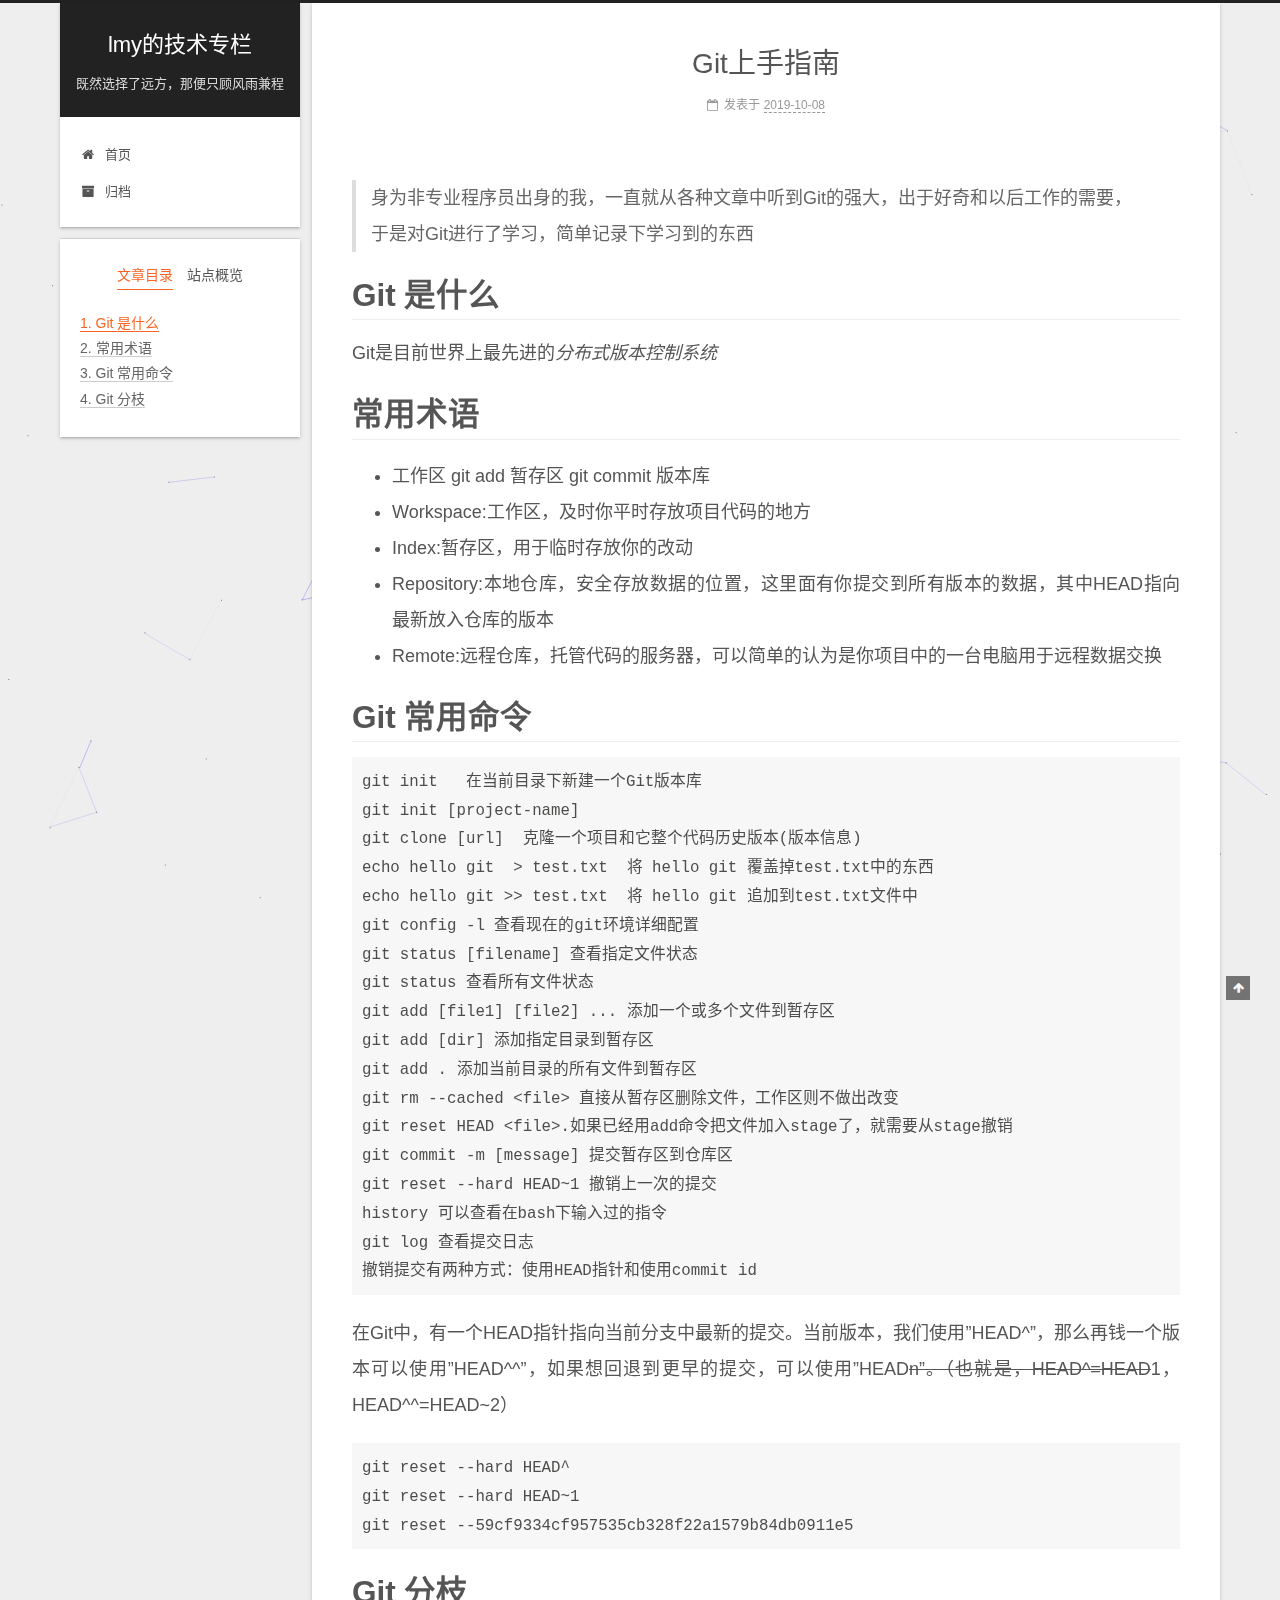
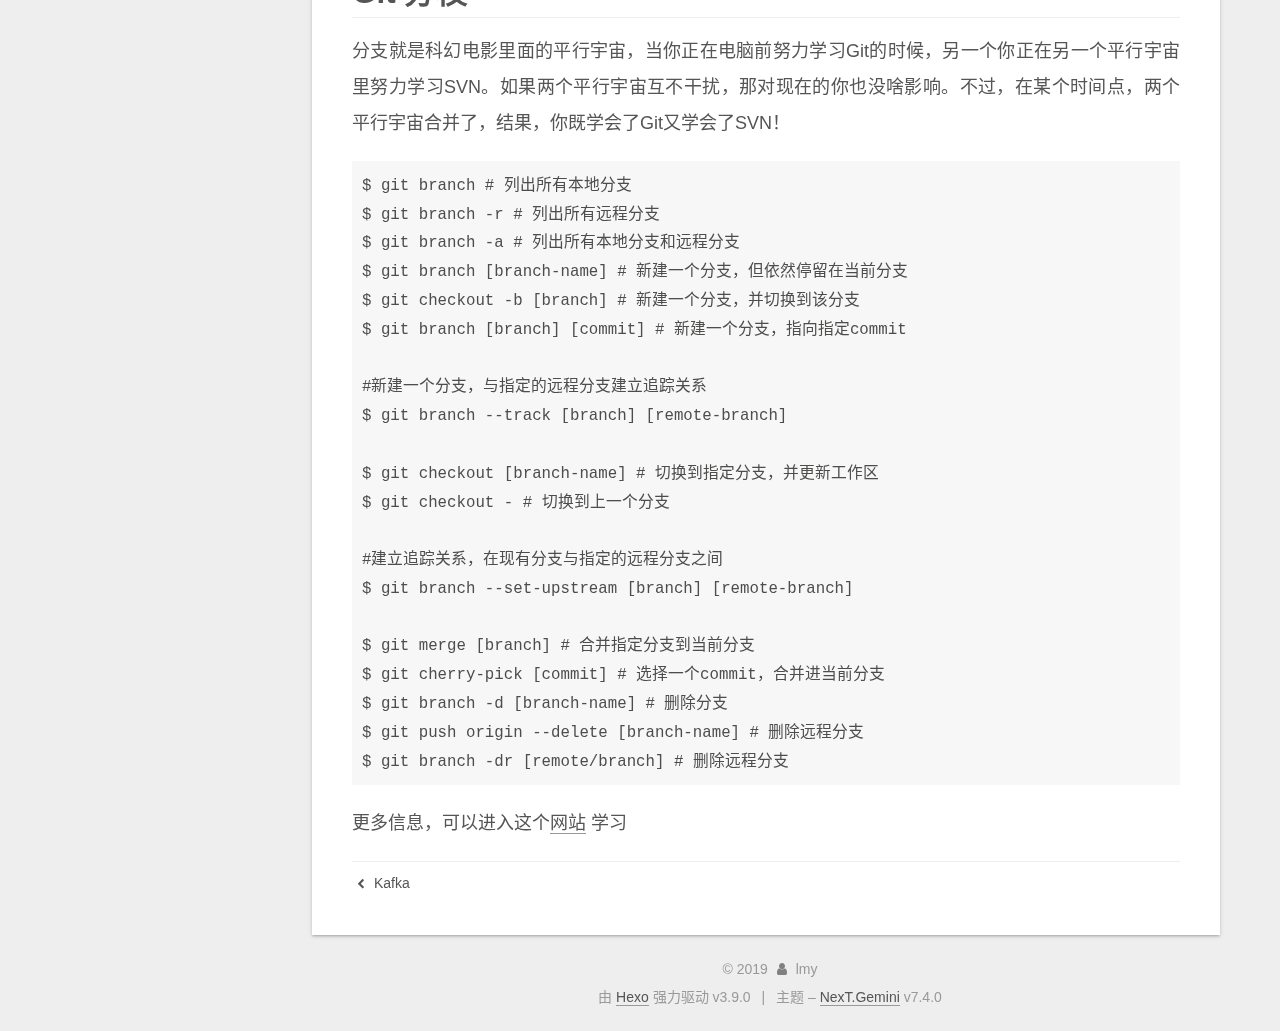
<file: 2019/10/08/Git上手指南/index.html>
<!DOCTYPE html>





<html lang="zh-CN">
<head>
  <meta charset="UTF-8">
<meta name="viewport" content="width=device-width, initial-scale=1, maximum-scale=2">
<meta name="theme-color" content="#222">
<meta name="generator" content="Hexo 3.9.0">
  <link rel="apple-touch-icon" sizes="180x180" href="/images/apple-touch-icon-next.png?v=7.4.0">
  <link rel="icon" type="image/png" sizes="32x32" href="/images/favicon-32x32-next.png?v=7.4.0">
  <link rel="icon" type="image/png" sizes="16x16" href="/images/favicon-16x16-next.png?v=7.4.0">
  <link rel="mask-icon" href="/images/logo.svg?v=7.4.0" color="#222">

<link rel="stylesheet" href="/css/main.css?v=7.4.0">


<link rel="stylesheet" href="/lib/font-awesome/css/font-awesome.min.css?v=4.7.0">


<script id="hexo-configurations">
  var NexT = window.NexT || {};
  var CONFIG = {
    root: '/',
    scheme: 'Gemini',
    version: '7.4.0',
    exturl: false,
    sidebar: {"position":"left","display":"post","offset":12,"onmobile":false},
    copycode: {"enable":false,"show_result":false,"style":null},
    back2top: {"enable":true,"sidebar":false,"scrollpercent":false},
    bookmark: {"enable":false,"color":"#222","save":"auto"},
    fancybox: false,
    mediumzoom: false,
    lazyload: false,
    pangu: false,
    algolia: {
      appID: '',
      apiKey: '',
      indexName: '',
      hits: {"per_page":10},
      labels: {"input_placeholder":"Search for Posts","hits_empty":"We didn't find any results for the search: ${query}","hits_stats":"${hits} results found in ${time} ms"}
    },
    localsearch: {"enable":false,"trigger":"auto","top_n_per_article":1,"unescape":false,"preload":false},
    path: '',
    motion: {"enable":false,"async":false,"transition":{"post_block":"fadeIn","post_header":"slideDownIn","post_body":"slideDownIn","coll_header":"slideLeftIn","sidebar":"slideUpIn"}},
    translation: {
      copy_button: '复制',
      copy_success: '复制成功',
      copy_failure: '复制失败'
    },
    sidebarPadding: 40
  };
</script>

  <meta name="description" content="身为非专业程序员出身的我，一直就从各种文章中听到Git的强大，出于好奇和以后工作的需要，于是对Git进行了学习，简单记录下学习到的东西 Git 是什么Git是目前世界上最先进的分布式版本控制系统常用术语 工作区  git add  暂存区 git commit 版本库 Workspace:工作区，及时你平时存放项目代码的地方 Index:暂存区，用于临时存放你的改动 Repository:本地仓">
<meta name="keywords" content="big data">
<meta property="og:type" content="article">
<meta property="og:title" content="Git上手指南">
<meta property="og:url" content="http://yoursite.com/2019/10/08/Git上手指南/index.html">
<meta property="og:site_name" content="lmy的技术专栏">
<meta property="og:description" content="身为非专业程序员出身的我，一直就从各种文章中听到Git的强大，出于好奇和以后工作的需要，于是对Git进行了学习，简单记录下学习到的东西 Git 是什么Git是目前世界上最先进的分布式版本控制系统常用术语 工作区  git add  暂存区 git commit 版本库 Workspace:工作区，及时你平时存放项目代码的地方 Index:暂存区，用于临时存放你的改动 Repository:本地仓">
<meta property="og:locale" content="zh-CN">
<meta property="og:updated_time" content="2019-10-08T08:37:39.639Z">
<meta name="twitter:card" content="summary">
<meta name="twitter:title" content="Git上手指南">
<meta name="twitter:description" content="身为非专业程序员出身的我，一直就从各种文章中听到Git的强大，出于好奇和以后工作的需要，于是对Git进行了学习，简单记录下学习到的东西 Git 是什么Git是目前世界上最先进的分布式版本控制系统常用术语 工作区  git add  暂存区 git commit 版本库 Workspace:工作区，及时你平时存放项目代码的地方 Index:暂存区，用于临时存放你的改动 Repository:本地仓">
  <link rel="canonical" href="http://yoursite.com/2019/10/08/Git上手指南/">


<script id="page-configurations">
  // https://hexo.io/docs/variables.html
  CONFIG.page = {
    sidebar: "",
    isHome: false,
    isPost: true,
    isPage: false,
    isArchive: false
  };
</script>

  <title>Git上手指南 | lmy的技术专栏</title>
  








  <noscript>
  <style>
  .use-motion .brand,
  .use-motion .menu-item,
  .sidebar-inner,
  .use-motion .post-block,
  .use-motion .pagination,
  .use-motion .comments,
  .use-motion .post-header,
  .use-motion .post-body,
  .use-motion .collection-header { opacity: initial; }

  .use-motion .logo,
  .use-motion .site-title,
  .use-motion .site-subtitle {
    opacity: initial;
    top: initial;
  }

  .use-motion .logo-line-before i { left: initial; }
  .use-motion .logo-line-after i { right: initial; }
  </style>
</noscript>

</head>

<body itemscope itemtype="http://schema.org/WebPage" lang="zh-CN">
  <div class="container">
    <div class="headband"></div>

    <header id="header" class="header" itemscope itemtype="http://schema.org/WPHeader">
      <div class="header-inner"><div class="site-brand-container">
  <div class="site-meta">

    <div>
      <a href="/" class="brand" rel="start">
        <span class="logo-line-before"><i></i></span>
        <span class="site-title">lmy的技术专栏</span>
        <span class="logo-line-after"><i></i></span>
      </a>
    </div>
        <p class="site-subtitle">既然选择了远方，那便只顾风雨兼程</p>
      
  </div>

  <div class="site-nav-toggle">
    <button aria-label="切换导航栏">
      <span class="btn-bar"></span>
      <span class="btn-bar"></span>
      <span class="btn-bar"></span>
    </button>
  </div>
</div>


<nav class="site-nav">
  
  <ul id="menu" class="menu">
      
      
      
        
        <li class="menu-item menu-item-home">
      
    

    <a href="/" rel="section"><i class="menu-item-icon fa fa-fw fa-home"></i> <br>首页</a>

  </li>
      
      
      
        
        <li class="menu-item menu-item-archives">
      
    

    <a href="/archives/" rel="section"><i class="menu-item-icon fa fa-fw fa-archive"></i> <br>归档</a>

  </li>
  </ul>

</nav>
</div>
    </header>

    
  <div class="back-to-top">
    <i class="fa fa-arrow-up"></i>
    <span>0%</span>
  </div>


    <main id="main" class="main">
      <div class="main-inner">
        <div class="content-wrap">
            

          <div id="content" class="content">
            

  <div id="posts" class="posts-expand">
      <article itemscope itemtype="http://schema.org/Article">
  
  
  
  <div class="post-block post">
    <link itemprop="mainEntityOfPage" href="http://yoursite.com/2019/10/08/Git上手指南/">

    <span hidden itemprop="author" itemscope itemtype="http://schema.org/Person">
      <meta itemprop="name" content="lmy">
      <meta itemprop="description" content="Nothing in impossible">
      <meta itemprop="image" content="/images/avatar.gif">
    </span>

    <span hidden itemprop="publisher" itemscope itemtype="http://schema.org/Organization">
      <meta itemprop="name" content="lmy的技术专栏">
    </span>
      <header class="post-header">
        <h1 class="post-title" itemprop="name headline">Git上手指南

          
        </h1>

        <div class="post-meta">
            <span class="post-meta-item">
              <span class="post-meta-item-icon">
                <i class="fa fa-calendar-o"></i>
              </span>
              <span class="post-meta-item-text">发表于</span>

              
                
              

              <time title="创建时间：2019-10-08 15:20:27 / 修改时间：16:37:39" itemprop="dateCreated datePublished" datetime="2019-10-08T15:20:27+08:00">2019-10-08</time>
            </span>
          
            

            
          

          

        </div>
      </header>

    
    
    
    <div class="post-body" itemprop="articleBody">

      
        <blockquote>
<p>身为非专业程序员出身的我，一直就从各种文章中听到Git的强大，出于好奇和以后工作的需要，<br>于是对Git进行了学习，简单记录下学习到的东西</p>
</blockquote><h1 id="Git-是什么"><a href="#Git-是什么" class="headerlink" title="Git 是什么"></a>Git 是什么</h1><p>Git是目前世界上最先进的<em>分布式版本控制系统</em></p><h1 id="常用术语"><a href="#常用术语" class="headerlink" title="常用术语"></a>常用术语</h1><ul>
<li>工作区  git add  暂存区 git commit 版本库</li>
<li>Workspace:工作区，及时你平时存放项目代码的地方</li>
<li>Index:暂存区，用于临时存放你的改动</li>
<li>Repository:本地仓库，安全存放数据的位置，这里面有你提交到所有版本的数据，其中HEAD指向最新放入仓库的版本</li>
<li>Remote:远程仓库，托管代码的服务器，可以简单的认为是你项目中的一台电脑用于远程数据交换</li>
</ul><a id="more"></a>


<h1 id="Git-常用命令"><a href="#Git-常用命令" class="headerlink" title="Git 常用命令"></a>Git 常用命令</h1><pre><code>git init   在当前目录下新建一个Git版本库
git init [project-name]
git clone [url]  克隆一个项目和它整个代码历史版本(版本信息)
echo hello git  &gt; test.txt  将 hello git 覆盖掉test.txt中的东西
echo hello git &gt;&gt; test.txt  将 hello git 追加到test.txt文件中
git config -l 查看现在的git环境详细配置
git status [filename] 查看指定文件状态
git status 查看所有文件状态
git add [file1] [file2] ... 添加一个或多个文件到暂存区
git add [dir] 添加指定目录到暂存区
git add . 添加当前目录的所有文件到暂存区
git rm --cached &lt;file&gt; 直接从暂存区删除文件，工作区则不做出改变
git reset HEAD &lt;file&gt;.如果已经用add命令把文件加入stage了，就需要从stage撤销
git commit -m [message] 提交暂存区到仓库区
git reset --hard HEAD~1 撤销上一次的提交
history 可以查看在bash下输入过的指令
git log 查看提交日志
撤销提交有两种方式：使用HEAD指针和使用commit id</code></pre><p>在Git中，有一个HEAD指针指向当前分支中最新的提交。当前版本，我们使用”HEAD^”，那么再钱一个版本可以使用”HEAD^^”，如果想回退到更早的提交，可以使用”HEAD<del>n”。（也就是，HEAD^=HEAD</del>1，HEAD^^=HEAD~2）</p>
<pre><code>git reset --hard HEAD^
git reset --hard HEAD~1
git reset --59cf9334cf957535cb328f22a1579b84db0911e5</code></pre><h1 id="Git-分枝"><a href="#Git-分枝" class="headerlink" title="Git 分枝"></a>Git 分枝</h1><p>分支就是科幻电影里面的平行宇宙，当你正在电脑前努力学习Git的时候，另一个你正在另一个平行宇宙里努力学习SVN。如果两个平行宇宙互不干扰，那对现在的你也没啥影响。不过，在某个时间点，两个平行宇宙合并了，结果，你既学会了Git又学会了SVN！</p>
<pre><code>$ git branch # 列出所有本地分支
$ git branch -r # 列出所有远程分支
$ git branch -a # 列出所有本地分支和远程分支
$ git branch [branch-name] # 新建一个分支，但依然停留在当前分支  
$ git checkout -b [branch] # 新建一个分支，并切换到该分支
$ git branch [branch] [commit] # 新建一个分支，指向指定commit

#新建一个分支，与指定的远程分支建立追踪关系
$ git branch --track [branch] [remote-branch] 

$ git checkout [branch-name] # 切换到指定分支，并更新工作区
$ git checkout - # 切换到上一个分支

#建立追踪关系，在现有分支与指定的远程分支之间
$ git branch --set-upstream [branch] [remote-branch]

$ git merge [branch] # 合并指定分支到当前分支
$ git cherry-pick [commit] # 选择一个commit，合并进当前分支
$ git branch -d [branch-name] # 删除分支
$ git push origin --delete [branch-name] # 删除远程分支
$ git branch -dr [remote/branch] # 删除远程分支</code></pre><p>更多信息，可以进入这个<a href="https://www.cnblogs.com/best/p/7474442.html" title="Title" target="_blank" rel="noopener">网站</a> 学习</p>

    </div>

    
    
    
        
      

      <footer class="post-footer">

        

          <div class="post-nav">
            <div class="post-nav-next post-nav-item">
              
                <a href="/2019/09/27/Kafka/" rel="next" title="Kafka">
                  <i class="fa fa-chevron-left"></i> Kafka
                </a>
              
            </div>

            <span class="post-nav-divider"></span>

            <div class="post-nav-prev post-nav-item">
              
            </div>
          </div>
        
      </footer>
    
  </div>
  
  
  
  </article>

  </div>


          </div>
          

        </div>
          
  
  <div class="sidebar-toggle">
    <div class="sidebar-toggle-line-wrap">
      <span class="sidebar-toggle-line sidebar-toggle-line-first"></span>
      <span class="sidebar-toggle-line sidebar-toggle-line-middle"></span>
      <span class="sidebar-toggle-line sidebar-toggle-line-last"></span>
    </div>
  </div>

  <aside class="sidebar">
    <div class="sidebar-inner">
        
        
        
        
      

      <ul class="sidebar-nav motion-element">
        <li class="sidebar-nav-toc">
          文章目录
        </li>
        <li class="sidebar-nav-overview">
          站点概览
        </li>
      </ul>

      <!--noindex-->
      <div class="post-toc-wrap sidebar-panel">
          <div class="post-toc motion-element"><ol class="nav"><li class="nav-item nav-level-1"><a class="nav-link" href="#Git-是什么"><span class="nav-number">1.</span> <span class="nav-text">Git 是什么</span></a></li><li class="nav-item nav-level-1"><a class="nav-link" href="#常用术语"><span class="nav-number">2.</span> <span class="nav-text">常用术语</span></a></li><li class="nav-item nav-level-1"><a class="nav-link" href="#Git-常用命令"><span class="nav-number">3.</span> <span class="nav-text">Git 常用命令</span></a></li><li class="nav-item nav-level-1"><a class="nav-link" href="#Git-分枝"><span class="nav-number">4.</span> <span class="nav-text">Git 分枝</span></a></li></ol></div>
        
      </div>
      <!--/noindex-->

      <div class="site-overview-wrap sidebar-panel">
        <div class="site-author motion-element" itemprop="author" itemscope itemtype="http://schema.org/Person">
  <p class="site-author-name" itemprop="name">lmy</p>
  <div class="site-description" itemprop="description">Nothing in impossible</div>
</div>
  <nav class="site-state motion-element">
      <div class="site-state-item site-state-posts">
        
          <a href="/archives/">
        
          <span class="site-state-item-count">2</span>
          <span class="site-state-item-name">日志</span>
        </a>
      </div>
    
  </nav>



      </div>

    </div>
  </aside>
  <div id="sidebar-dimmer"></div>


      </div>
    </main>

    <footer id="footer" class="footer">
      <div class="footer-inner">
        <div class="copyright">&copy; <span itemprop="copyrightYear">2019</span>
  <span class="with-love" id="animate">
    <i class="fa fa-user"></i>
  </span>
  <span class="author" itemprop="copyrightHolder">lmy</span>
</div>
  <div class="powered-by">由 <a href="https://hexo.io" class="theme-link" rel="noopener" target="_blank">Hexo</a> 强力驱动 v3.9.0</div>
  <span class="post-meta-divider">|</span>
  <div class="theme-info">主题 – <a href="https://theme-next.org" class="theme-link" rel="noopener" target="_blank">NexT.Gemini</a> v7.4.0</div>

        












        
      </div>
    </footer>
  </div>

  


    
  
  <script color='0,0,255' opacity='0.5' zIndex='-1' count='99' src="/lib/canvas-nest/canvas-nest.min.js"></script>
  <script src="/lib/anime.min.js?v=3.1.0"></script>
<script src="/js/utils.js?v=7.4.0"></script>
<script src="/js/schemes/pisces.js?v=7.4.0"></script>

<script src="/js/next-boot.js?v=7.4.0"></script>



  





















  

  

  

</body>
</html>
<!-- 页面点击小红心 -->
<script type="text/javascript" src="/js/clicklove.js"></script>
</file>
<file: css/main.css>
html {
  line-height: 1.15; /* 1 */
  -webkit-text-size-adjust: 100%; /* 2 */
}
body {
  margin: 0;
}
main {
  display: block;
}
h1 {
  font-size: 2em;
  margin: 0.67em 0;
}
hr {
  box-sizing: content-box; /* 1 */
  height: 0; /* 1 */
  overflow: visible; /* 2 */
}
pre {
  font-family: monospace, monospace; /* 1 */
  font-size: 1em; /* 2 */
}
a {
  background-color: transparent;
}
abbr[title] {
  border-bottom: none; /* 1 */
  text-decoration: underline; /* 2 */
  text-decoration: underline dotted; /* 2 */
}
b,
strong {
  font-weight: bolder;
}
code,
kbd,
samp {
  font-family: monospace, monospace; /* 1 */
  font-size: 1em; /* 2 */
}
small {
  font-size: 80%;
}
sub,
sup {
  font-size: 75%;
  line-height: 0;
  position: relative;
  vertical-align: baseline;
}
sub {
  bottom: -0.25em;
}
sup {
  top: -0.5em;
}
img {
  border-style: none;
}
button,
input,
optgroup,
select,
textarea {
  font-family: inherit; /* 1 */
  font-size: 100%; /* 1 */
  line-height: 1.15; /* 1 */
  margin: 0; /* 2 */
}
button,
input {
/* 1 */
  overflow: visible;
}
button,
select {
/* 1 */
  text-transform: none;
}
button,
[type='button'],
[type='reset'],
[type='submit'] {
  -webkit-appearance: button;
}
button::-moz-focus-inner,
[type='button']::-moz-focus-inner,
[type='reset']::-moz-focus-inner,
[type='submit']::-moz-focus-inner {
  border-style: none;
  padding: 0;
}
button:-moz-focusring,
[type='button']:-moz-focusring,
[type='reset']:-moz-focusring,
[type='submit']:-moz-focusring {
  outline: 1px dotted ButtonText;
}
fieldset {
  padding: 0.35em 0.75em 0.625em;
}
legend {
  box-sizing: border-box; /* 1 */
  color: inherit; /* 2 */
  display: table; /* 1 */
  max-width: 100%; /* 1 */
  padding: 0; /* 3 */
  white-space: normal; /* 1 */
}
progress {
  vertical-align: baseline;
}
textarea {
  overflow: auto;
}
[type='checkbox'],
[type='radio'] {
  box-sizing: border-box; /* 1 */
  padding: 0; /* 2 */
}
[type='number']::-webkit-inner-spin-button,
[type='number']::-webkit-outer-spin-button {
  height: auto;
}
[type='search'] {
  outline-offset: -2px; /* 2 */
  -webkit-appearance: textfield; /* 1 */
}
[type='search']::-webkit-search-decoration {
  -webkit-appearance: none;
}
::-webkit-file-upload-button {
  font: inherit; /* 2 */
  -webkit-appearance: button; /* 1 */
}
details {
  display: block;
}
summary {
  display: list-item;
}
template {
  display: none;
}
[hidden] {
  display: none;
}
::selection {
  background: #262a30;
  color: #fff;
}
html,
body {
  height: 100%;
}
body {
  background: #eee;
  color: #555;
  font-family: 'Lato', "PingFang SC", "Microsoft YaHei", sans-serif;
  font-size: 1em;
  line-height: 2;
}
@media (max-width: 991px) {
  body {
    padding-left: 0 !important;
    padding-right: 0 !important;
  }
}
h1,
h2,
h3,
h4,
h5,
h6 {
  font-family: 'Lato', "PingFang SC", "Microsoft YaHei", sans-serif;
  font-weight: bold;
  line-height: 1.5;
  margin: 20px 0 15px;
  padding: 0;
}
h1 {
  font-size: 1.75em;
}
h2 {
  font-size: 1.625em;
}
h3 {
  font-size: 1.5em;
}
h4 {
  font-size: 1.375em;
}
h5 {
  font-size: 1.25em;
}
h6 {
  font-size: 1.125em;
}
p {
  margin: 0 0 20px 0;
}
a,
span.exturl {
  overflow-wrap: break-word;
  word-wrap: break-word;
  border-bottom: 1px solid #999;
  color: #555;
  outline: none;
  text-decoration: none;
  cursor: pointer;
}
a:hover,
span.exturl:hover {
  border-bottom-color: #222;
  color: #222;
}
iframe,
img,
video {
  display: block;
  margin-left: auto;
  margin-right: auto;
  max-width: 100%;
}
hr {
  background-color: #ddd;
  background-image: repeating-linear-gradient(-45deg, #fff, #fff 4px, transparent 4px, transparent 8px);
  border: 0;
  height: 3px;
  margin: 40px 0;
}
blockquote {
  border-left: 4px solid #ddd;
  color: #666;
  margin: 0;
  padding: 0 15px;
}
blockquote cite::before {
  content: '-';
  padding: 0 5px;
}
dt {
  font-weight: 700;
}
dd {
  margin: 0;
  padding: 0;
}
kbd {
  background-color: #f9f9f9;
  background-image: linear-gradient(top, #eee, #fff, #eee);
  border: 1px solid #ccc;
  border-radius: 0.2em;
  box-shadow: 0.1em 0.1em 0.2em rgba(0,0,0,0.1);
  font-family: inherit;
  padding: 0.1em 0.3em;
  white-space: nowrap;
}
.text-left {
  text-align: left;
}
.text-center {
  text-align: center;
}
.text-right {
  text-align: right;
}
.text-justify {
  text-align: justify;
}
.text-nowrap {
  white-space: nowrap;
}
.text-lowercase {
  text-transform: lowercase;
}
.text-uppercase {
  text-transform: uppercase;
}
.text-capitalize {
  text-transform: capitalize;
}
.center-block {
  display: block;
  margin-left: auto;
  margin-right: auto;
}
.clearfix::before,
.clearfix::after {
  content: ' ';
  display: table;
}
.clearfix::after {
  clear: both;
}
.pullquote {
  width: 45%;
}
.pullquote.left {
  float: left;
  margin-left: 5px;
  margin-right: 10px;
}
.pullquote.right {
  float: right;
  margin-left: 10px;
  margin-right: 5px;
}
.translation {
  color: #999;
  font-size: 0.875em;
  margin-top: -20px;
}
.table-container {
  -webkit-overflow-scrolling: touch;
  overflow: auto;
}
table {
  border-collapse: collapse;
  border-spacing: 0;
  font-size: 0.875em;
  margin: 0 0 20px 0;
  width: 100%;
}
table > tbody > tr:nth-of-type(odd) {
  background-color: #f9f9f9;
}
table > tbody > tr:hover {
  background-color: #f5f5f5;
}
caption,
th,
td {
  font-weight: normal;
  padding: 8px;
  text-align: left;
  vertical-align: middle;
}
th,
td {
  border: 1px solid #ddd;
  border-bottom: 3px solid #ddd;
}
th {
  font-weight: 700;
  padding-bottom: 10px;
}
td {
  border-bottom-width: 1px;
}
.btn {
  background: #fff;
  border: 2px solid #555;
  border-radius: 2px;
  color: #555;
  display: inline-block;
  font-size: 0.875em;
  line-height: 2;
  padding: 0 20px;
  text-decoration: none;
  transition-delay: 0s;
  transition-duration: 0.2s;
  transition-timing-function: ease-in-out;
  transition-property: background-color;
}
.btn:hover {
  background: #222;
  border-color: #222;
  color: #fff;
}
.btn + .btn {
  margin: 0 0 8px 8px;
}
.btn .fa-fw {
  text-align: left;
  width: 1.285714285714286em;
}
.btn-bar {
  background: #555;
  border-radius: 1px;
  display: block;
  height: 2px;
  width: 22px;
}
.btn-bar + .btn-bar {
  margin-top: 4px;
}
pre,
.highlight {
  background: #f7f7f7;
  color: #4d4d4c;
  line-height: 1.6;
  margin: 0 auto 20px;
}
pre,
code {
  font-family: consolas, Menlo, "PingFang SC", "Microsoft YaHei", monospace;
}
code {
  overflow-wrap: break-word;
  word-wrap: break-word;
  background: #eee;
  border-radius: 3px;
  color: #555;
  padding: 2px 4px;
}
pre {
  overflow: auto;
  padding: 10px;
}
pre code {
  background: none;
  color: #4d4d4c;
  font-size: 0.875em;
  padding: 0;
  text-shadow: none;
}
.highlight *::selection {
  background: #d6d6d6;
}
.highlight pre {
  border: 0;
  margin: 0;
  padding: 10px 0;
}
.highlight table {
  border: 0;
  margin: 0;
  width: auto;
}
.highlight td {
  border: 0;
  padding: 0;
}
.highlight figcaption {
  background: #eee;
  border-bottom: 1px solid #e9e9e9;
  color: #4d4d4c;
  line-height: 1em;
  margin: 0;
  padding: 0.5em;
}
.highlight figcaption::before,
.highlight figcaption::after {
  content: ' ';
  display: table;
}
.highlight figcaption::after {
  clear: both;
}
.highlight figcaption a {
  color: #4d4d4c;
  float: right;
}
.highlight figcaption a:hover {
  border-bottom-color: #4d4d4c;
}
.highlight .gutter pre {
  background-color: #eff2f3;
  color: #869194;
  padding-left: 10px;
  padding-right: 10px;
  text-align: right;
}
.highlight .code pre {
  background-color: #f7f7f7;
  padding-left: 10px;
  width: 100%;
}
.gutter {
  -moz-user-select: none;
  -ms-user-select: none;
  -webkit-user-select: none;
  user-select: none;
}
.gist table {
  width: auto;
}
.gist table td {
  border: 0;
}
pre .deletion {
  background: #fdd;
}
pre .addition {
  background: #dfd;
}
pre .meta {
  color: #eab700;
  -moz-user-select: none;
  -ms-user-select: none;
  -webkit-user-select: none;
  user-select: none;
}
pre .comment {
  color: #8e908c;
}
pre .variable,
pre .attribute,
pre .tag,
pre .name,
pre .regexp,
pre .ruby .constant,
pre .xml .tag .title,
pre .xml .pi,
pre .xml .doctype,
pre .html .doctype,
pre .css .id,
pre .css .class,
pre .css .pseudo {
  color: #c82829;
}
pre .number,
pre .preprocessor,
pre .built_in,
pre .builtin-name,
pre .literal,
pre .params,
pre .constant,
pre .command {
  color: #f5871f;
}
pre .ruby .class .title,
pre .css .rules .attribute,
pre .string,
pre .symbol,
pre .value,
pre .inheritance,
pre .header,
pre .ruby .symbol,
pre .xml .cdata,
pre .special,
pre .formula {
  color: #718c00;
}
pre .title,
pre .css .hexcolor {
  color: #3e999f;
}
pre .function,
pre .python .decorator,
pre .python .title,
pre .ruby .function .title,
pre .ruby .title .keyword,
pre .perl .sub,
pre .javascript .title,
pre .coffeescript .title {
  color: #4271ae;
}
pre .keyword,
pre .javascript .function {
  color: #8959a8;
}
.blockquote-center {
  border-left: none;
  margin: 40px 0;
  padding: 0;
  position: relative;
  text-align: center;
}
.blockquote-center::before,
.blockquote-center::after {
  background-position: 0 -6px;
  background-repeat: no-repeat;
  background-size: 22px 22px;
  content: ' ';
  display: block;
  height: 24px;
  opacity: 0.2;
  position: absolute;
  width: 100%;
}
.blockquote-center::before {
  background-image: url("../images/quote-l.svg");
  border-top: 1px solid #ccc;
  top: -20px;
}
.blockquote-center::after {
  background-image: url("../images/quote-r.svg");
  background-position: 100% 8px;
  border-bottom: 1px solid #ccc;
  bottom: -20px;
}
.blockquote-center p,
.blockquote-center div {
  text-align: center;
}
.post-body .group-picture img {
  border: 0;
  box-sizing: border-box;
  margin: 0 auto;
  padding: 0 3px;
}
.post-body .group-picture-row {
  margin-bottom: 6px;
  overflow: hidden;
}
.post-body .group-picture-column {
  float: left;
  margin-bottom: 10px;
}
.post-body .label {
  display: inline;
  padding: 0 2px;
}
.post-body .label.default {
  background-color: #f0f0f0;
}
.post-body .label.primary {
  background-color: #efe6f7;
}
.post-body .label.info {
  background-color: #e5f2f8;
}
.post-body .label.success {
  background-color: #e7f4e9;
}
.post-body .label.warning {
  background-color: #fcf6e1;
}
.post-body .label.danger {
  background-color: #fae8eb;
}
.post-body .tabs {
  margin-bottom: 20px;
}
.post-body .tabs,
.tabs-comment {
  display: block;
  padding-top: 10px;
  position: relative;
}
.post-body .tabs ul.nav-tabs,
.tabs-comment ul.nav-tabs {
  display: flex;
  flex-wrap: wrap;
  margin: 0;
  margin-bottom: -1px;
  padding: 0;
}
@media (max-width: 413px) {
  .post-body .tabs ul.nav-tabs,
  .tabs-comment ul.nav-tabs {
    display: block;
    margin-bottom: 5px;
  }
}
.post-body .tabs ul.nav-tabs li.tab,
.tabs-comment ul.nav-tabs li.tab {
  background-color: #fff;
  border-bottom: 1px solid #ddd;
  border-left: 1px solid transparent;
  border-right: 1px solid transparent;
  border-top: 3px solid transparent;
  flex-grow: 1;
  list-style-type: none;
}
@media (max-width: 413px) {
  .post-body .tabs ul.nav-tabs li.tab,
  .tabs-comment ul.nav-tabs li.tab {
    border-bottom: 1px solid transparent;
    border-left: 3px solid transparent;
    border-right: 1px solid transparent;
    border-top: 1px solid transparent;
  }
}
.post-body .tabs ul.nav-tabs li.tab a,
.tabs-comment ul.nav-tabs li.tab a {
  border-bottom: initial;
  display: block;
  line-height: 1.8em;
  outline: 0;
  padding: 0.25em 0.75em;
  text-align: center;
  transition-delay: 0s;
  transition-duration: 0.2s;
  transition-timing-function: ease-out;
}
.post-body .tabs ul.nav-tabs li.tab a i,
.tabs-comment ul.nav-tabs li.tab a i {
  width: 1.285714285714286em;
}
.post-body .tabs ul.nav-tabs li.tab.active,
.tabs-comment ul.nav-tabs li.tab.active {
  border-bottom: 1px solid transparent;
  border-left: 1px solid #ddd;
  border-right: 1px solid #ddd;
  border-top: 3px solid #fc6423;
}
@media (max-width: 413px) {
  .post-body .tabs ul.nav-tabs li.tab.active,
  .tabs-comment ul.nav-tabs li.tab.active {
    border-bottom: 1px solid #ddd;
    border-left: 3px solid #fc6423;
    border-right: 1px solid #ddd;
    border-top: 1px solid #ddd;
  }
}
.post-body .tabs ul.nav-tabs li.tab.active a,
.tabs-comment ul.nav-tabs li.tab.active a {
  color: #555;
  cursor: default;
}
.post-body .tabs .tab-content .tab-pane,
.tabs-comment .tab-content .tab-pane {
  border: 1px solid #ddd;
  padding: 20px 20px 0 20px;
}
.post-body .tabs .tab-content .tab-pane:not(.active),
.tabs-comment .tab-content .tab-pane:not(.active) {
  display: none;
}
.post-body .tabs .tab-content .tab-pane.active,
.tabs-comment .tab-content .tab-pane.active {
  display: block;
}
.post-body .note {
  margin-bottom: 20px;
  padding: 15px;
  position: relative;
  border: 1px solid #eee;
  border-left-width: 5px;
  border-radius: 3px;
}
.post-body .note h2,
.post-body .note h3,
.post-body .note h4,
.post-body .note h5,
.post-body .note h6 {
  margin-top: 0;
  border-bottom: initial;
  margin-bottom: 0;
  padding-top: 0;
}
.post-body .note p:first-child,
.post-body .note ul:first-child,
.post-body .note ol:first-child,
.post-body .note table:first-child,
.post-body .note pre:first-child,
.post-body .note blockquote:first-child,
.post-body .note img:first-child {
  margin-top: 0;
}
.post-body .note p:last-child,
.post-body .note ul:last-child,
.post-body .note ol:last-child,
.post-body .note table:last-child,
.post-body .note pre:last-child,
.post-body .note blockquote:last-child,
.post-body .note img:last-child {
  margin-bottom: 0;
}
.post-body .note.default {
  border-left-color: #777;
}
.post-body .note.default h2,
.post-body .note.default h3,
.post-body .note.default h4,
.post-body .note.default h5,
.post-body .note.default h6 {
  color: #777;
}
.post-body .note.primary {
  border-left-color: #6f42c1;
}
.post-body .note.primary h2,
.post-body .note.primary h3,
.post-body .note.primary h4,
.post-body .note.primary h5,
.post-body .note.primary h6 {
  color: #6f42c1;
}
.post-body .note.info {
  border-left-color: #428bca;
}
.post-body .note.info h2,
.post-body .note.info h3,
.post-body .note.info h4,
.post-body .note.info h5,
.post-body .note.info h6 {
  color: #428bca;
}
.post-body .note.success {
  border-left-color: #5cb85c;
}
.post-body .note.success h2,
.post-body .note.success h3,
.post-body .note.success h4,
.post-body .note.success h5,
.post-body .note.success h6 {
  color: #5cb85c;
}
.post-body .note.warning {
  border-left-color: #f0ad4e;
}
.post-body .note.warning h2,
.post-body .note.warning h3,
.post-body .note.warning h4,
.post-body .note.warning h5,
.post-body .note.warning h6 {
  color: #f0ad4e;
}
.post-body .note.danger {
  border-left-color: #d9534f;
}
.post-body .note.danger h2,
.post-body .note.danger h3,
.post-body .note.danger h4,
.post-body .note.danger h5,
.post-body .note.danger h6 {
  color: #d9534f;
}
.page-number-basic,
.pagination .prev,
.pagination .next,
.pagination .page-number,
.pagination .space {
  display: inline-block;
  margin: 0 10px;
  padding: 0 11px;
  position: relative;
  top: -1px;
}
@media (max-width: 767px) {
  .page-number-basic,
  .pagination .prev,
  .pagination .next,
  .pagination .page-number,
  .pagination .space {
    margin: 0 5px;
  }
}
.pagination {
  border-top: 1px solid #eee;
  margin: 120px 0 40px;
  text-align: center;
}
.pagination .prev,
.pagination .next,
.pagination .page-number {
  border-bottom: 0;
  border-top: 1px solid #eee;
  transition-property: border-color;
  transition-delay: 0s;
  transition-duration: 0.2s;
  transition-timing-function: ease-in-out;
}
.pagination .prev:hover,
.pagination .next:hover,
.pagination .page-number:hover {
  border-top-color: #222;
}
.pagination .space {
  margin: 0;
  padding: 0;
}
.pagination .prev {
  margin-left: 0;
}
.pagination .next {
  margin-right: 0;
}
.pagination .page-number.current {
  background: #ccc;
  border-top-color: #ccc;
  color: #fff;
}
@media (max-width: 767px) {
  .pagination {
    border-top: none;
  }
  .pagination .prev,
  .pagination .next,
  .pagination .page-number {
    border-bottom: 1px solid #eee;
    border-top: 0;
    margin-bottom: 10px;
    padding: 0 10px;
  }
  .pagination .prev:hover,
  .pagination .next:hover,
  .pagination .page-number:hover {
    border-bottom-color: #222;
  }
}
.comments {
  margin: 60px 20px 0;
  overflow: hidden;
}
.comment-button-group {
  display: flex;
  flex-wrap: wrap-reverse;
  justify-content: center;
  margin: 1em 0;
}
.comment-button-group .comment-button {
  margin: 0.1em 0.2em;
}
.comment-button-group .comment-button.active {
  background: #222;
  border-color: #222;
  color: #fff;
}
.comment-position {
  display: none;
}
.comment-position.active {
  display: block;
}
.tabs-comment {
  background: #fff;
  margin-top: 4em;
  padding-top: 0;
}
.tabs-comment .comments {
  border: 0;
  box-shadow: none;
  margin-top: 0;
  padding-top: 0;
}
.container {
  min-height: 100%;
  position: relative;
}
.main-inner {
  margin: 0 auto;
  width: calc(100% - 20px);
}
@media (min-width: 1200px) {
  .container .main-inner {
    width: 1160px;
  }
}
@media (min-width: 1600px) {
  .container .main-inner {
    width: 73%;
  }
}
.header {
  background: transparent;
}
.header-inner {
  margin: 0 auto;
  padding: 100px 0 70px;
  position: relative;
  width: calc(100% - 20px);
}
@media (min-width: 1200px) {
  .container .header-inner {
    width: 1160px;
  }
}
@media (min-width: 1600px) {
  .container .header-inner {
    width: 73%;
  }
}
.headband {
  background: #222;
  height: 3px;
}
.site-meta {
  margin: 0;
  text-align: center;
}
@media (max-width: 767px) {
  .site-meta {
    text-align: center;
  }
}
.brand {
  background: #222;
  border-bottom: none;
  color: #fff;
  display: inline-block;
  line-height: 1.375em;
  padding: 0 40px;
  position: relative;
}
.brand:hover {
  color: #fff;
}
.logo {
  display: inline-block;
  line-height: 36px;
  margin-right: 5px;
  vertical-align: top;
}
.site-title {
  display: inline-block;
  font-family: 'Lato', "PingFang SC", "Microsoft YaHei", sans-serif;
  font-size: 1.375em;
  font-weight: normal;
  line-height: 1.5;
  vertical-align: top;
}
.site-subtitle {
  color: #ddd;
  font-size: 0.8125em;
  margin-top: 10px;
}
.use-motion .brand {
  opacity: 0;
}
.use-motion .logo,
.use-motion .site-title,
.use-motion .site-subtitle,
.use-motion .custom-logo-image {
  opacity: 0;
  position: relative;
  top: -10px;
}
.site-nav-toggle {
  display: none;
  left: 10px;
  position: absolute;
}
@media (max-width: 767px) {
  .site-nav-toggle {
    display: block;
  }
}
.site-nav-toggle button {
  background: transparent;
  border: 0;
  margin-top: 2px;
  padding: 9px 10px;
}
.site-nav {
  display: block;
}
@media (max-width: 767px) {
  .site-nav {
    border-top: 1px solid #ddd;
    clear: both;
    display: none;
    margin: 0 -10px;
    padding: 0 10px;
  }
}
.site-nav.site-nav-on {
  display: block;
}
.menu {
  margin-top: 20px;
  padding-left: 0;
  text-align: center;
}
.menu-item {
  display: inline-block;
  list-style: none;
  margin: 0 10px;
}
@media (max-width: 767px) {
  .menu-item {
    margin-top: 10px;
  }
}
.menu-item a,
.menu-item span.exturl {
  border-bottom: 1px solid transparent;
  display: block;
  font-size: 0.8125em;
  line-height: inherit;
  transition-property: border-color;
  transition-delay: 0s;
  transition-duration: 0.2s;
  transition-timing-function: ease-in-out;
}
.menu-item a:hover,
.menu-item span.exturl:hover {
  border-bottom-color: #222;
}
.menu-item .fa {
  margin-right: 5px;
}
.use-motion .menu-item {
  opacity: 0;
}
.sidebar {
  background: #222;
  bottom: 0;
  box-shadow: inset 0 2px 6px #000;
  position: fixed;
  top: 0;
  z-index: 1040;
}
.sidebar a,
.sidebar span.exturl {
  border-bottom-color: #555;
  color: #999;
}
.sidebar a:hover,
.sidebar span.exturl:hover {
  border-bottom-color: #eee;
  color: #eee;
}
@media (max-width: 991px) {
  .sidebar {
    display: none;
  }
}
.sidebar-inner {
  color: #999;
  padding: 20px 10px;
  text-align: center;
}
.site-overview-wrap {
  overflow-x: hidden;
  overflow-y: auto;
}
.cc-license {
  margin-top: 10px;
  text-align: center;
}
.cc-license .cc-opacity {
  border-bottom: none;
  opacity: 0.7;
}
.cc-license .cc-opacity:hover {
  opacity: 0.9;
}
.cc-license img {
  display: inline-block;
}
.site-author-image {
  border: 1px solid #eee;
  display: block;
  height: auto;
  margin: 0 auto;
  max-width: 120px;
  padding: 2px;
}
.site-author-name {
  color: #222;
  font-weight: 600;
  margin: 0;
  text-align: center;
}
.site-description {
  color: #999;
  font-size: 0.8125em;
  margin-top: 0;
  text-align: center;
}
.links-of-author {
  margin-top: 20px;
}
.links-of-author a,
.links-of-author span.exturl {
  border-bottom-color: #555;
  display: inline-block;
  font-size: 0.8125em;
  margin-bottom: 10px;
  margin-right: 10px;
  vertical-align: middle;
}
.links-of-author a::before,
.links-of-author span.exturl::before {
  background: #3817cf;
  border-radius: 50%;
  content: ' ';
  display: inline-block;
  height: 4px;
  margin-right: 3px;
  vertical-align: middle;
  width: 4px;
}
.feed-link,
.chat {
  margin-top: 10px;
}
.feed-link a,
.chat a {
  border: 1px solid #fc6423;
  border-radius: 4px;
  color: #fc6423;
  display: inline-block;
  padding: 0 15px;
}
.feed-link a .fa,
.chat a .fa {
  margin-right: 5px;
}
.feed-link a:hover,
.chat a:hover {
  background: #fc6423;
  border: 1px solid #fc6423;
  color: #fff;
}
.feed-link a:hover .fa,
.chat a:hover .fa {
  color: #fff;
}
.links-of-blogroll {
  font-size: 0.8125em;
  margin-top: 10px;
}
.links-of-blogroll-title {
  font-size: 0.875em;
  font-weight: 600;
  margin-top: 0;
}
.links-of-blogroll-list {
  list-style: none;
  margin: 0;
  padding: 0;
}
.links-of-blogroll-item {
  padding: 2px 10px;
}
.links-of-blogroll-item a,
.links-of-blogroll-item span.exturl {
  box-sizing: border-box;
  display: inline-block;
  max-width: 280px;
  overflow: hidden;
  text-overflow: ellipsis;
  white-space: nowrap;
}
#sidebar-dimmer {
  display: none;
}
@media (max-width: 767px) {
  #sidebar-dimmer {
    background: #000;
    display: block;
    height: 100%;
    left: 100%;
    opacity: 0;
    position: fixed;
    top: 0;
    width: 100%;
    z-index: 1020;
  }
  .sidebar-active + #sidebar-dimmer {
    opacity: 0.7;
    transform: translateX(-100%);
    transition: opacity 0.5s;
  }
}
.sidebar-nav {
  margin: 0 0 20px;
  padding-left: 0;
}
.sidebar-nav li {
  border-bottom: 1px solid transparent;
  color: #555;
  cursor: pointer;
  display: inline-block;
  font-size: 0.875em;
}
.sidebar-nav li.sidebar-nav-overview {
  margin-left: 10px;
}
.sidebar-nav li:hover {
  color: #fc6423;
}
.sidebar-nav .sidebar-nav-active {
  border-bottom-color: #fc6423;
  color: #fc6423;
}
.sidebar-nav .sidebar-nav-active:hover {
  color: #fc6423;
}
.sidebar-panel {
  display: none;
}
.sidebar-panel-active {
  display: block;
}
.sidebar-toggle {
  background: #222;
  bottom: 45px;
  cursor: pointer;
  height: 14px;
  left: 30px;
  line-height: 0;
  padding: 5px;
  position: fixed;
  width: 14px;
  z-index: 1050;
}
@media (max-width: 991px) {
  .sidebar-toggle {
    left: 20px;
    opacity: 0.8;
    display: none;
  }
}
.sidebar-toggle-line {
  background: #fff;
  display: inline-block;
  height: 2px;
  margin-top: 3px;
  position: relative;
  transition: all 0.4s;
  vertical-align: top;
  width: 100%;
}
.sidebar-toggle-line:first-child {
  margin-top: 0;
}
.sidebar-toggle:hover .sidebar-toggle-line {
  background: #fc6423;
}
.post-toc-wrap {
  overflow-x: hidden;
  overflow-y: auto;
}
.post-toc {
  font-size: 0.875em;
}
.post-toc ol {
  list-style: none;
  margin: 0;
  padding: 0 2px 5px 10px;
  text-align: left;
}
.post-toc ol > ol {
  padding-left: 0;
}
.post-toc ol a {
  transition-delay: 0s;
  transition-duration: 0.2s;
  transition-timing-function: ease-in-out;
  border-bottom-color: #ccc;
  color: #666;
  transition-property: all;
}
.post-toc ol a:hover {
  border-bottom-color: #000;
  color: #000;
}
.post-toc .nav-item {
  overflow: hidden;
  text-overflow: ellipsis;
  white-space: nowrap;
  line-height: 1.8;
}
.post-toc .nav .nav-child {
  display: none;
}
.post-toc .nav .active > .nav-child {
  display: block;
}
.post-toc .nav .active-current > .nav-child {
  display: block;
}
.post-toc .nav .active-current > .nav-child > .nav-item {
  display: block;
}
.post-toc .nav .active > a {
  border-bottom-color: #fc6423;
  color: #fc6423;
}
.post-toc .nav .active-current > a {
  color: #fc6423;
}
.post-toc .nav .active-current > a:hover {
  color: #fc6423;
}
.site-state {
  display: flex;
  justify-content: center;
  line-height: 1.4;
  margin-top: 10px;
  overflow: hidden;
  text-align: center;
  white-space: nowrap;
}
.site-state-item {
  border-left: 1px solid #eee;
  padding: 0 15px;
}
.site-state-item:first-child {
  border-left: none;
}
.site-state-item a {
  border-bottom: none;
}
.site-state-item-count {
  color: inherit;
  display: block;
  font-size: 1em;
  font-weight: 600;
  text-align: center;
}
.site-state-item-name {
  color: #999;
  font-size: 0.8125em;
}
.footer {
  color: #999;
  font-size: 0.875em;
  padding: 20px 0;
}
.footer.footer-fixed {
  bottom: 0;
  left: 0;
  position: absolute;
  right: 0;
}
.footer img {
  border: 0;
}
.footer-inner {
  box-sizing: border-box;
  margin: 0 auto;
  text-align: center;
  width: calc(100% - 20px);
}
@media (min-width: 1200px) {
  .container .footer-inner {
    width: 1160px;
  }
}
@media (min-width: 1600px) {
  .container .footer-inner {
    width: 73%;
  }
}
.with-love {
  color: #808080;
  display: inline-block;
  margin: 0 5px;
}
.powered-by,
.theme-info {
  display: inline-block;
}
@-moz-keyframes iconAnimate {
  0%, 100% {
    transform: scale(1);
  }
  10%, 30% {
    transform: scale(0.9);
  }
  20%, 40%, 60%, 80% {
    transform: scale(1.1);
  }
  50%, 70% {
    transform: scale(1.1);
  }
}
@-webkit-keyframes iconAnimate {
  0%, 100% {
    transform: scale(1);
  }
  10%, 30% {
    transform: scale(0.9);
  }
  20%, 40%, 60%, 80% {
    transform: scale(1.1);
  }
  50%, 70% {
    transform: scale(1.1);
  }
}
@-o-keyframes iconAnimate {
  0%, 100% {
    transform: scale(1);
  }
  10%, 30% {
    transform: scale(0.9);
  }
  20%, 40%, 60%, 80% {
    transform: scale(1.1);
  }
  50%, 70% {
    transform: scale(1.1);
  }
}
@keyframes iconAnimate {
  0%, 100% {
    transform: scale(1);
  }
  10%, 30% {
    transform: scale(0.9);
  }
  20%, 40%, 60%, 80% {
    transform: scale(1.1);
  }
  50%, 70% {
    transform: scale(1.1);
  }
}
.back-to-top {
  background: #222;
  bottom: -100px;
  box-sizing: border-box;
  color: #fff;
  cursor: pointer;
  font-size: 12px;
  left: 30px;
  opacity: 0.6;
  padding: 0 6px;
  position: fixed;
  text-align: center;
  transition-property: bottom;
  z-index: 1050;
  transition-delay: 0s;
  transition-duration: 0.2s;
  transition-timing-function: ease-in-out;
  width: 24px;
}
.back-to-top span {
  display: none;
}
.back-to-top:hover {
  color: #fc6423;
}
.back-to-top.back-to-top-on {
  bottom: 30px;
}
@media (max-width: 991px) {
  .back-to-top {
    left: 20px;
    opacity: 0.8;
  }
}
.post-body {
  overflow-wrap: break-word;
  word-wrap: break-word;
  font-family: 'Lato', "PingFang SC", "Microsoft YaHei", sans-serif;
}
@media (min-width: 1200px) {
  .post-body {
    font-size: 1.125em;
  }
}
@media (max-width: 767px) {
  .post-body {
    font-size: 0.875em;
  }
}
.post-body span.exturl .fa {
  font-size: 0.875em;
  margin-left: 4px;
}
.post-body .image-caption,
.post-body .figure .caption {
  color: #999;
  font-size: 0.875em;
  font-weight: bold;
  line-height: 1;
  margin: -20px auto 15px;
  text-align: center;
}
.post-sticky-flag {
  display: inline-block;
  transform: rotate(30deg);
}
.post-button {
  margin-top: 40px;
}
.use-motion .post-block,
.use-motion .pagination,
.use-motion .comments {
  opacity: 0;
}
.use-motion .post-header {
  opacity: 0;
}
.use-motion .post-body {
  opacity: 0;
}
.use-motion .collection-header {
  opacity: 0;
}
.posts-collapse {
  margin-left: 55px;
  position: relative;
  z-index: 1010;
}
@media (max-width: 767px) {
  .posts-collapse {
    margin-left: 20px;
    margin-right: 20px;
  }
}
.posts-collapse .collection-title {
  font-size: 1.125em;
  position: relative;
}
.posts-collapse .collection-title::before {
  background: #999;
  border: 1px solid #fff;
  border-radius: 50%;
  content: ' ';
  height: 10px;
  left: 0;
  margin-left: -6px;
  margin-top: -4px;
  position: absolute;
  top: 50%;
  width: 10px;
}
.posts-collapse .collection-year {
  margin: 60px 0;
  position: relative;
}
.posts-collapse .collection-year::before {
  background: #bbb;
  border-radius: 50%;
  content: ' ';
  height: 8px;
  left: 0;
  margin-left: -4px;
  margin-top: -4px;
  position: absolute;
  top: 50%;
  width: 8px;
}
.posts-collapse .collection-header {
  margin: 0 0 0 20px;
}
.posts-collapse .collection-header small {
  color: #bbb;
  margin-left: 5px;
}
.posts-collapse article {
  margin: 30px 0;
}
.posts-collapse .post-header {
  border-bottom: 1px dashed #ccc;
  position: relative;
  transition-delay: 0s;
  transition-duration: 0.2s;
  transition-timing-function: ease-in-out;
  transition-property: border;
}
.posts-collapse .post-header::before {
  background: #bbb;
  border: 1px solid #fff;
  border-radius: 50%;
  content: ' ';
  height: 6px;
  left: 0;
  margin-left: -4px;
  position: absolute;
  top: 0.75em;
  width: 6px;
  transition-delay: 0s;
  transition-duration: 0.2s;
  transition-timing-function: ease-in-out;
  transition-property: background;
}
.posts-collapse .post-header:hover {
  border-bottom-color: #666;
}
.posts-collapse .post-header:hover::before {
  background: #222;
}
.posts-collapse .post-title {
  font-size: 1em;
  font-weight: normal;
  line-height: inherit;
  margin-bottom: 0;
  margin-left: 3.75em;
}
.posts-collapse .post-title::after {
  margin-left: 3px;
  opacity: 0.6;
}
.posts-collapse .post-title a,
.posts-collapse .post-title span.exturl {
  border-bottom: none;
  color: #666;
}
.posts-collapse .post-meta {
  font-size: 0.75em;
  left: 20px;
  position: absolute;
  top: 5px;
}
.posts-collapse::after {
  background: #f5f5f5;
  content: ' ';
  height: 100%;
  left: 0;
  margin-left: -2px;
  position: absolute;
  top: 1.25em;
  width: 4px;
  z-index: -1;
}
.posts-collapse .fa-external-link {
  font-size: 0.875em;
  margin-left: 5px;
}
.post-eof {
  background: #ccc;
  height: 1px;
  margin: 80px auto 60px;
  text-align: center;
  width: 8%;
}
article:last-child .post-eof {
  display: none;
}
.posts-expand {
  padding-top: 40px;
}
@media (max-width: 767px) {
  .posts-expand {
    margin: 0 20px;
  }
}
@media (min-width: 992px) {
  .post-body {
    text-align: justify;
  }
}
@media (max-width: 991px) {
  .post-body {
    text-align: justify;
  }
}
.post-body h2,
.post-body h3,
.post-body h4,
.post-body h5,
.post-body h6 {
  padding-top: 10px;
}
.post-body h2 .header-anchor,
.post-body h3 .header-anchor,
.post-body h4 .header-anchor,
.post-body h5 .header-anchor,
.post-body h6 .header-anchor {
  border-bottom-style: none;
  color: #ccc;
  float: right;
  margin-left: 10px;
  visibility: hidden;
}
.post-body h2 .header-anchor:hover,
.post-body h3 .header-anchor:hover,
.post-body h4 .header-anchor:hover,
.post-body h5 .header-anchor:hover,
.post-body h6 .header-anchor:hover {
  color: inherit;
}
.post-body h2:hover .header-anchor,
.post-body h3:hover .header-anchor,
.post-body h4:hover .header-anchor,
.post-body h5:hover .header-anchor,
.post-body h6:hover .header-anchor {
  visibility: visible;
}
.post-body img {
  border: 1px solid #ddd;
  box-sizing: border-box;
  padding: 3px;
}
@media (max-width: 767px) {
  .post-body img {
    padding: initial;
  }
}
.post-body iframe,
.post-body img,
.post-body video {
  margin-bottom: 20px;
}
.post-body .video-container {
  height: 0;
  margin-bottom: 20px;
  overflow: hidden;
  padding-top: 75%;
  position: relative;
  width: 100%;
}
.post-body .video-container iframe,
.post-body .video-container object,
.post-body .video-container embed {
  height: 100%;
  left: 0;
  margin: 0;
  position: absolute;
  top: 0;
  width: 100%;
}
.post-gallery {
  border-collapse: separate;
  display: table;
  table-layout: fixed;
  width: 100%;
}
.post-gallery-row {
  display: table-row;
}
.post-gallery .post-gallery-img {
  border: 0;
  display: table-cell;
  text-align: center;
  vertical-align: middle;
}
.post-gallery .post-gallery-img img {
  border: 0;
  max-height: 100%;
  max-width: 100%;
}
.fancybox-close,
.fancybox-close:hover {
  border: 0;
}
.posts-expand .post-meta {
  color: #999;
  font-family: 'Lato', "PingFang SC", "Microsoft YaHei", sans-serif;
  margin: 3px 0 60px 0;
  text-align: center;
}
.posts-expand .post-meta .post-description {
  font-size: 0.875em;
  margin-top: 2px;
}
.posts-expand .post-meta time {
  border-bottom: 1px dashed #999;
  cursor: help;
}
.post-meta .post-meta-item + .post-meta-item::before {
  content: '|';
  margin: 0 0.5em;
}
.post-meta .post-meta-item {
  font-size: 0.75em;
}
.post-meta-divider {
  margin: 0 0.5em;
}
.post-meta-item-icon {
  margin-right: 3px;
}
@media (max-width: 991px) {
  .post-meta-item-icon {
    display: inline-block;
  }
}
@media (max-width: 991px) {
  .post-meta-item-text {
    display: none;
  }
}
.post-nav {
  border-top: 1px solid #eee;
  display: table;
  margin-top: 15px;
  width: 100%;
}
.post-nav-divider {
  display: table-cell;
  width: 10%;
}
.post-nav-item {
  display: table-cell;
  padding: 10px 0 0 0;
  vertical-align: top;
  width: 45%;
}
.post-nav-item a {
  border-bottom: none;
  color: #555;
  display: block;
  font-size: 0.875em;
  line-height: 1.6;
  position: relative;
}
.post-nav-item a:hover {
  border-bottom: none;
  color: #222;
}
.post-nav-item a:active {
  top: 2px;
}
.post-nav-item .fa {
  font-size: 0.75em;
  margin-right: 5px;
}
.post-nav-next a {
  padding-left: 5px;
}
.post-nav-prev {
  text-align: right;
}
.post-nav-prev a {
  padding-right: 5px;
}
.post-nav-prev .fa {
  margin-left: 5px;
}
.rtl.post-body p,
.rtl.post-body a,
.rtl.post-body h1,
.rtl.post-body h2,
.rtl.post-body h3,
.rtl.post-body h4,
.rtl.post-body h5,
.rtl.post-body h6,
.rtl.post-body li,
.rtl.post-body ul,
.rtl.post-body ol {
  direction: rtl;
  font-family: UKIJ Ekran;
}
.rtl.post-title {
  font-family: UKIJ Ekran;
}
.post-tags {
  margin-top: 40px;
  text-align: center;
}
.post-tags a {
  display: inline-block;
  font-size: 0.8125em;
  margin-right: 10px;
}
.posts-expand .post-title {
  overflow-wrap: break-word;
  word-wrap: break-word;
  font-weight: 400;
  margin: initial;
  text-align: center;
}
.posts-expand .post-title-link {
  border-bottom: none;
  color: #555;
  display: inline-block;
  line-height: 1.2;
  position: relative;
  vertical-align: top;
}
.posts-expand .post-title-link::before {
  background-color: #000;
  bottom: 0;
  content: '';
  height: 2px;
  left: 0;
  position: absolute;
  transform: scaleX(0);
  visibility: hidden;
  width: 100%;
  transition-delay: 0s;
  transition-duration: 0.2s;
  transition-timing-function: ease-in-out;
}
.posts-expand .post-title-link:hover::before {
  transform: scaleX(1);
  visibility: visible;
}
.posts-expand .post-title-link .fa {
  font-size: 0.875em;
  margin-left: 5px;
}
.post-widgets {
  border-top: 1px solid #eee;
  margin-top: 15px;
  text-align: center;
}
.wp_rating {
  height: 20px;
  line-height: 20px;
  margin-top: 10px;
  padding-top: 6px;
  text-align: center;
}
.social-like {
  display: flex;
  font-size: 0.875em;
  justify-content: center;
  text-align: center;
}
.vk_like {
  align-self: center;
  height: 21px;
  padding-top: 7px;
  width: 85px;
}
.fb_like {
  align-self: center;
  height: 30px;
}
.category-all-page .category-all-title {
  text-align: center;
}
.category-all-page .category-all {
  margin-top: 20px;
}
.category-all-page .category-list {
  list-style: none;
  margin: 0;
  padding: 0;
}
.category-all-page .category-list-item {
  margin: 5px 10px;
}
.category-all-page .category-list-count {
  color: #bbb;
}
.category-all-page .category-list-count::before {
  content: ' (';
  display: inline;
}
.category-all-page .category-list-count::after {
  content: ') ';
  display: inline;
}
.category-all-page .category-list-child {
  padding-left: 10px;
}
#event-list {
  padding: 0px;
}
#event-list hr {
  background: #222;
  margin: 20px 0 45px 0;
}
#event-list hr::after {
  background: #222;
  color: #fff;
  content: 'NOW';
  display: inline-block;
  font-weight: bold;
  padding: 0 5px;
  text-align: right;
}
#event-list li.event {
  background: #f9f9f9;
  margin: 20px 0;
  min-height: 40px;
  padding-left: 10px;
}
#event-list li.event h2.event-summary {
  margin: 0;
  padding-bottom: 3px;
}
#event-list li.event h2.event-summary::before {
  color: #bbb;
  content: '\f111';
  display: inline-block;
  font-family: 'FontAwesome';
  font-size: 10px;
  margin-right: 25px;
  vertical-align: middle;
}
#event-list li.event span.event-relative-time {
  color: #bbb;
  display: inline-block;
  font-size: 12px;
  font-weight: 400;
  padding-left: 12px;
}
#event-list li.event span.event-details {
  color: #bbb;
  display: block;
  line-height: 18px;
  margin-left: 56px;
  padding-bottom: 6px;
  padding-top: 3px;
  text-indent: -24px;
}
#event-list li.event span.event-details::before {
  color: #bbb;
  display: inline-block;
  font-family: FontAwesome;
  margin-right: 9px;
  text-align: center;
  text-indent: 0;
  width: 14px;
}
#event-list li.event span.event-details.event-location::before {
  content: '\f041';
}
#event-list li.event span.event-details.event-duration::before {
  content: '\f017';
}
#event-list li.event-past {
  background: #fcfcfc;
  padding: 15px 0 15px 10px;
}
#event-list li.event-past > * {
  opacity: 0.9;
}
#event-list li.event-past h2.event-summary {
  color: #bbb;
}
#event-list li.event-past h2.event-summary::before {
  color: #dfdfdf;
}
#event-list li.event-now {
  background: #222;
  color: #fff;
  padding: 15px 0 15px 10px;
}
#event-list li.event-now h2.event-summary::before {
  animation: dot-flash 1s alternate infinite ease-in-out;
  color: #fff;
}
#event-list li.event-now * {
  color: #fff !important;
}
#event-list li.event-future {
  background: #222;
  color: #fff;
  padding: 15px 0 15px 10px;
}
#event-list li.event-future h2.event-summary::before {
  animation: dot-flash 1s alternate infinite ease-in-out;
  color: #fff;
}
#event-list li.event-future * {
  color: #fff !important;
}
@-moz-keyframes dot-flash {
  from {
    opacity: 1;
    transform: scale(1);
  }
  to {
    opacity: 0;
    transform: scale(0.8);
  }
}
@-webkit-keyframes dot-flash {
  from {
    opacity: 1;
    transform: scale(1);
  }
  to {
    opacity: 0;
    transform: scale(0.8);
  }
}
@-o-keyframes dot-flash {
  from {
    opacity: 1;
    transform: scale(1);
  }
  to {
    opacity: 0;
    transform: scale(0.8);
  }
}
@keyframes dot-flash {
  from {
    opacity: 1;
    transform: scale(1);
  }
  to {
    opacity: 0;
    transform: scale(0.8);
  }
}
ul.breadcrumb {
  font-size: 0.75em;
  list-style: none;
  margin: 1em 0;
  padding: 0 2em;
  text-align: center;
}
ul.breadcrumb li {
  display: inline;
}
ul.breadcrumb li + li::before {
  content: '/\00a0';
  font-weight: normal;
  padding: 0.5em;
}
ul.breadcrumb li + li:last-child {
  font-weight: bold;
}
.tag-cloud {
  text-align: center;
}
.tag-cloud a {
  display: inline-block;
  margin: 10px;
}
.tag-cloud a:hover {
  color: #222 !important;
}
.header {
  margin: 0 auto;
  position: relative;
  width: calc(100% - 20px);
}
@media (min-width: 1200px) {
  .header {
    width: 1160px;
  }
}
@media (min-width: 1600px) {
  .header {
    width: 73%;
  }
}
@media (max-width: 991px) {
  .header {
    width: auto;
  }
}
.header-inner {
  background: #fff;
  border-radius: initial;
  box-shadow: 0 2px 2px 0 rgba(0,0,0,0.12), 0 3px 1px -2px rgba(0,0,0,0.06), 0 1px 5px 0 rgba(0,0,0,0.12);
  overflow: hidden;
  padding: 0;
  position: absolute;
  top: 0;
  width: 240px;
}
@media (min-width: 1200px) {
  .container .header-inner {
    width: 240px;
  }
}
@media (max-width: 991px) {
  .header-inner {
    border-radius: initial;
    position: relative;
    width: auto;
  }
}
.main::before,
.main::after {
  content: ' ';
  display: table;
}
.main::after {
  clear: both;
}
@media (max-width: 991px) {
  .container .main-inner {
    width: auto;
  }
}
.content-wrap {
  background: #fff;
  border-radius: initial;
  box-shadow: 0 2px 2px 0 rgba(0,0,0,0.12), 0 3px 1px -2px rgba(0,0,0,0.06), 0 1px 5px 0 rgba(0,0,0,0.12);
  box-sizing: border-box;
  float: right;
  min-height: 700px;
  padding: 40px;
  width: calc(100% - 252px);
}
@media (min-width: 768px) and (max-width: 991px) {
  .content-wrap {
    border-radius: initial;
    padding: 20px;
    width: 100%;
  }
}
@media (max-width: 767px) {
  .content-wrap {
    border-radius: initial;
    min-height: auto;
    padding: 20px;
    width: 100%;
  }
}
.sidebar {
  background: #eee;
  box-shadow: none;
  float: left;
  position: static;
  width: 240px;
}
@media (max-width: 991px) {
  .sidebar {
    display: none;
  }
}
.sidebar-toggle {
  display: none;
}
.footer-inner {
  padding-left: 260px;
}
.back-to-top {
  left: auto;
  right: 30px;
}
@media (max-width: 991px) {
  .back-to-top {
    right: 20px;
  }
}
@media (max-width: 991px) {
  .footer-inner {
    padding-left: 0;
    padding-right: 0;
    width: auto;
  }
}
.site-brand-container {
  position: relative;
}
.site-meta {
  background: #222;
  color: #fff;
  padding: 20px 0;
}
@media (max-width: 991px) {
  .site-meta {
    box-shadow: 0 0 16px rgba(0,0,0,0.5);
  }
}
.brand {
  background: none;
  padding: 0;
}
.brand:hover {
  color: #fff;
}
.site-subtitle {
  font-weight: initial;
  margin: 10px 10px 0;
}
.custom-logo-image {
  margin-top: 20px;
}
@media (max-width: 991px) {
  .custom-logo-image {
    display: none;
  }
}
.site-nav-toggle {
  left: 20px;
  top: 50%;
  transform: translateY(-50%);
}
@media (min-width: 768px) and (max-width: 991px) {
  .site-nav-toggle {
    display: block;
  }
}
.site-nav {
  border-top: none;
}
@media (min-width: 768px) and (max-width: 991px) {
  .site-nav {
    display: none;
  }
}
.menu-item-active a,
.menu .menu-item a:hover,
.menu .menu-item span.exturl:hover {
  background: #f9f9f9;
  border-bottom-color: #fff;
}
.menu-item-active a::after,
.menu .menu-item a:hover::after,
.menu .menu-item span.exturl:hover::after {
  background-color: #bbb;
  border-radius: 50%;
  content: ' ';
  height: 6px;
  margin-top: -3px;
  position: absolute;
  right: 15px;
  top: 50%;
  width: 6px;
}
.menu .menu-item {
  display: block;
  margin: 0;
}
.menu .menu-item a,
.menu .menu-item span.exturl {
  box-sizing: border-box;
  line-height: inherit;
  padding: 5px 20px;
  position: relative;
  text-align: left;
  transition-property: background-color;
  transition-delay: 0s;
  transition-duration: 0.2s;
  transition-timing-function: ease-in-out;
}
@media (hover: none) {
  .menu .menu-item a:hover,
  .menu .menu-item span.exturl:hover {
    background: none;
  }
}
.menu .menu-item .badge {
  background-color: #ccc;
  border-radius: 10px;
  color: #fff;
  display: inline-block;
  float: right;
  font-weight: 700;
  line-height: 1;
  margin: 0.35em 0 0 0;
  padding: 2px 5px;
  text-align: center;
  text-shadow: 1px 1px 0 rgba(0,0,0,0.1);
  vertical-align: middle;
  white-space: nowrap;
}
.menu .menu-item br {
  display: none;
}
.btn-bar {
  background-color: #fff;
}
.sub-menu {
  background: #fff;
  border-bottom: 1px solid #ddd;
  margin: 0;
  padding: 6px 0;
}
.sub-menu .menu-item {
  display: inline-block;
}
.sub-menu .menu-item a,
.sub-menu .menu-item span.exturl {
  margin: 5px 10px;
  padding: initial;
}
.sub-menu .menu-item a:hover,
.sub-menu .menu-item span.exturl:hover {
  background: initial;
  color: #fc6423;
}
.sub-menu .menu-item-active a {
  background: #fff;
  border-bottom-color: #fc6423;
  color: #fc6423;
}
.sub-menu .menu-item-active a:hover {
  background: #fff;
  border-bottom-color: #fc6423;
}
.sub-menu .menu-item-active a::after {
  content: initial;
}
.sidebar {
  bottom: auto;
  right: auto;
}
.sidebar a,
.sidebar span.exturl {
  color: #555;
}
.sidebar a:hover,
.sidebar span.exturl:hover {
  border-bottom-color: #222;
  color: #222;
}
.sidebar-inner {
  background: #fff;
  border-radius: initial;
  box-shadow: 0 2px 2px 0 rgba(0,0,0,0.12), 0 3px 1px -2px rgba(0,0,0,0.06), 0 1px 5px 0 rgba(0,0,0,0.12), 0 -1px 0.5px 0 rgba(0,0,0,0.09);
  box-sizing: border-box;
  color: #555;
  width: 240px;
}
.sidebar-inner.affix {
  position: fixed;
  top: 12px;
}
.sidebar-inner.affix-bottom {
  position: absolute;
}
.site-author::before,
.site-author::after {
  content: ' ';
  display: table;
}
.site-author::after {
  clear: both;
}
.site-state-item {
  padding: 0 10px;
}
.feed-link,
.chat {
  border-bottom: 1px dotted #ccc;
  border-top: 1px dotted #ccc;
  text-align: center;
}
.feed-link a,
.chat a {
  border: 0;
  color: #fc6423;
  display: block;
}
.feed-link a:hover,
.chat a:hover {
  background: none;
  border: 0;
  color: #e34603;
}
.feed-link a:hover .fa,
.chat a:hover .fa {
  color: #e34603;
}
.links-of-author {
  display: flex;
  flex-wrap: wrap;
  justify-content: center;
}
.links-of-author-item {
  margin: 5px 0 0;
  width: 50%;
}
.links-of-author-item a,
.links-of-author-item span.exturl {
  box-sizing: border-box;
  display: inline-block;
  margin-bottom: 0;
  margin-right: 0;
  max-width: 216px;
  overflow: hidden;
  padding: 0 5px;
  text-overflow: ellipsis;
  white-space: nowrap;
}
.links-of-author-item a,
.links-of-author-item span.exturl {
  border-bottom: none;
  display: block;
  text-decoration: none;
}
.links-of-author-item a::before,
.links-of-author-item span.exturl::before {
  display: none;
}
.links-of-author-item a:hover,
.links-of-author-item span.exturl:hover {
  background: #eee;
  border-radius: 4px;
}
.links-of-author-item .fa {
  margin-right: 2px;
}
.links-of-blogroll {
  padding: 3px 0 0;
  text-align: center;
}
.links-of-blogroll-item {
  padding: 0;
}
.content-wrap {
  background: initial;
  border-radius: initial;
  box-shadow: initial;
  padding: initial;
}
.post-block {
  background: #fff;
  border-radius: initial;
  box-shadow: 0 2px 2px 0 rgba(0,0,0,0.12), 0 3px 1px -2px rgba(0,0,0,0.06), 0 1px 5px 0 rgba(0,0,0,0.12);
  padding: 40px;
}
#posts > article + article .post-block {
  border-radius: initial;
  box-shadow: 0 2px 2px 0 rgba(0,0,0,0.12), 0 3px 1px -2px rgba(0,0,0,0.06), 0 1px 5px 0 rgba(0,0,0,0.12), 0 -1px 0.5px 0 rgba(0,0,0,0.09);
  margin-top: 12px;
}
.comments {
  background: #fff;
  border-radius: initial;
  box-shadow: 0 2px 2px 0 rgba(0,0,0,0.12), 0 3px 1px -2px rgba(0,0,0,0.06), 0 1px 5px 0 rgba(0,0,0,0.12), 0 -1px 0.5px 0 rgba(0,0,0,0.09);
  margin: auto;
  margin-top: 12px;
  padding: 40px;
}
.tabs-comment {
  margin-top: 1em;
}
.posts-expand {
  padding-top: initial;
}
.posts-expand .post-title-link {
  line-height: inherit;
}
.post-nav-divider {
  width: 4%;
}
.post-nav-item {
  width: 48%;
}
.post-eof {
  display: none;
}
.pagination {
  background: #fff;
  border-radius: initial;
  border-top: initial;
  box-shadow: 0 2px 2px 0 rgba(0,0,0,0.12), 0 3px 1px -2px rgba(0,0,0,0.06), 0 1px 5px 0 rgba(0,0,0,0.12), 0 -1px 0.5px 0 rgba(0,0,0,0.09);
  margin: 12px 0 0;
  padding: 10px 0 10px;
}
.pagination .prev,
.pagination .next,
.pagination .page-number {
  margin-bottom: initial;
  top: initial;
}
.main {
  padding-bottom: initial;
}
.footer {
  bottom: auto;
}
.sub-menu {
  border-bottom: initial;
  box-shadow: 0 2px 2px 0 rgba(0,0,0,0.12), 0 3px 1px -2px rgba(0,0,0,0.06), 0 1px 5px 0 rgba(0,0,0,0.12);
}
.sub-menu + #content > #posts .post-block {
  box-shadow: 0 2px 2px 0 rgba(0,0,0,0.12), 0 3px 1px -2px rgba(0,0,0,0.06), 0 1px 5px 0 rgba(0,0,0,0.12), 0 -1px 0.5px 0 rgba(0,0,0,0.09);
  margin-top: 12px;
}
@media (min-width: 768px) and (max-width: 991px) {
  .sub-menu + #content > #posts .post-block {
    margin-top: 10px;
  }
}
@media (max-width: 767px) {
  .sub-menu + #content > #posts .post-block {
    margin-top: 8px;
  }
}
.post-body h1,
.post-body h2 {
  border-bottom: 1px solid #eee;
}
.post-body h3 {
  border-bottom: 1px dotted #eee;
}
@media (min-width: 768px) and (max-width: 991px) {
  .content-wrap {
    padding: 10px;
  }
  .posts-expand {
    margin: initial;
  }
  .posts-expand .post-button {
    margin-top: 20px;
  }
  .post-block {
    border-radius: initial;
    box-shadow: 0 2px 2px 0 rgba(0,0,0,0.12), 0 3px 1px -2px rgba(0,0,0,0.06), 0 1px 5px 0 rgba(0,0,0,0.12), 0 -1px 0.5px 0 rgba(0,0,0,0.09);
    padding: 20px;
  }
  #posts > article + article .post-block {
    margin-top: 10px;
  }
  .comments {
    margin-top: 10px;
    padding: 10px 20px;
  }
  .pagination {
    margin: 10px 0 0;
  }
}
@media (max-width: 767px) {
  .content-wrap {
    padding: 8px;
  }
  .posts-expand {
    margin: initial;
  }
  .posts-expand .post-button {
    margin: 12px 0;
  }
  .post-block {
    border-radius: initial;
    box-shadow: 0 2px 2px 0 rgba(0,0,0,0.12), 0 3px 1px -2px rgba(0,0,0,0.06), 0 1px 5px 0 rgba(0,0,0,0.12), 0 -1px 0.5px 0 rgba(0,0,0,0.09);
    min-height: auto;
    padding: 12px;
  }
  #posts > article + article .post-block {
    margin-top: 8px;
  }
  .comments {
    margin-top: 8px;
    padding: 10px 12px;
  }
  .pagination {
    margin: 8px 0 0;
  }
}
</file>
